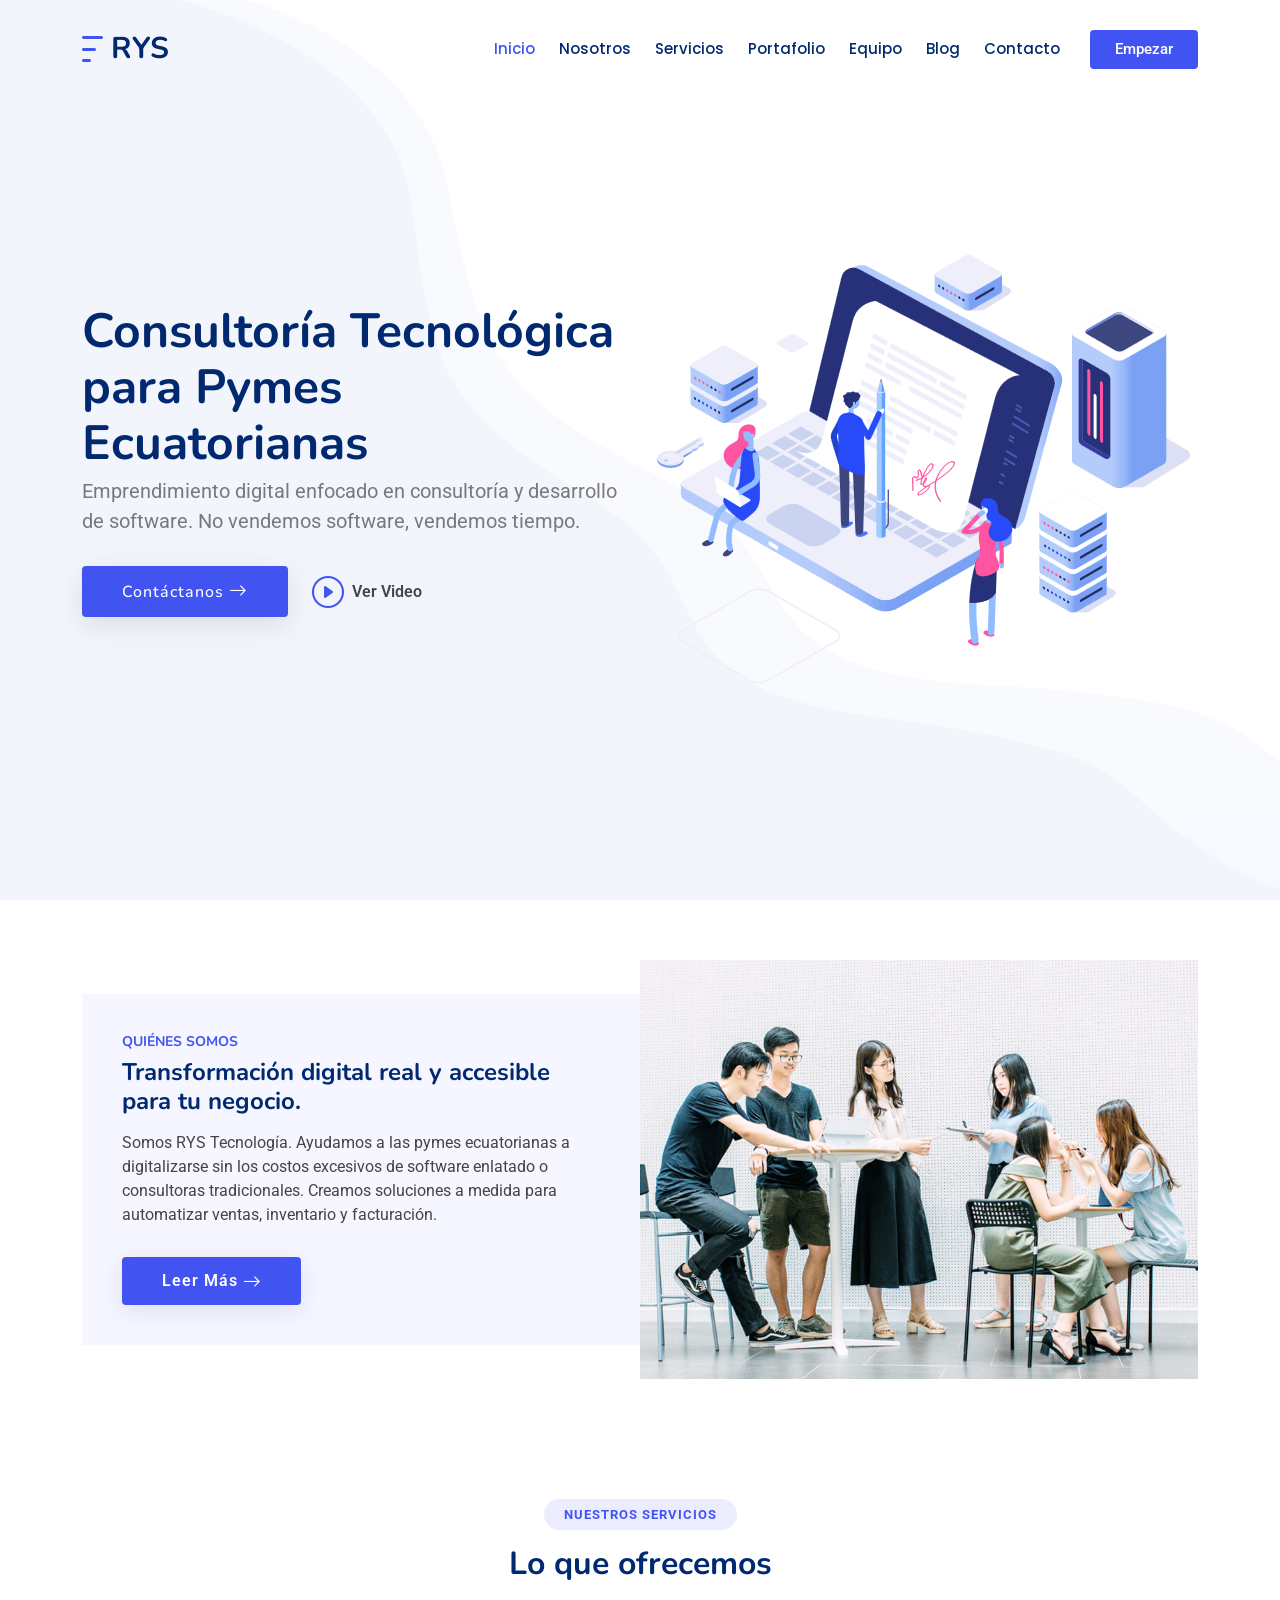
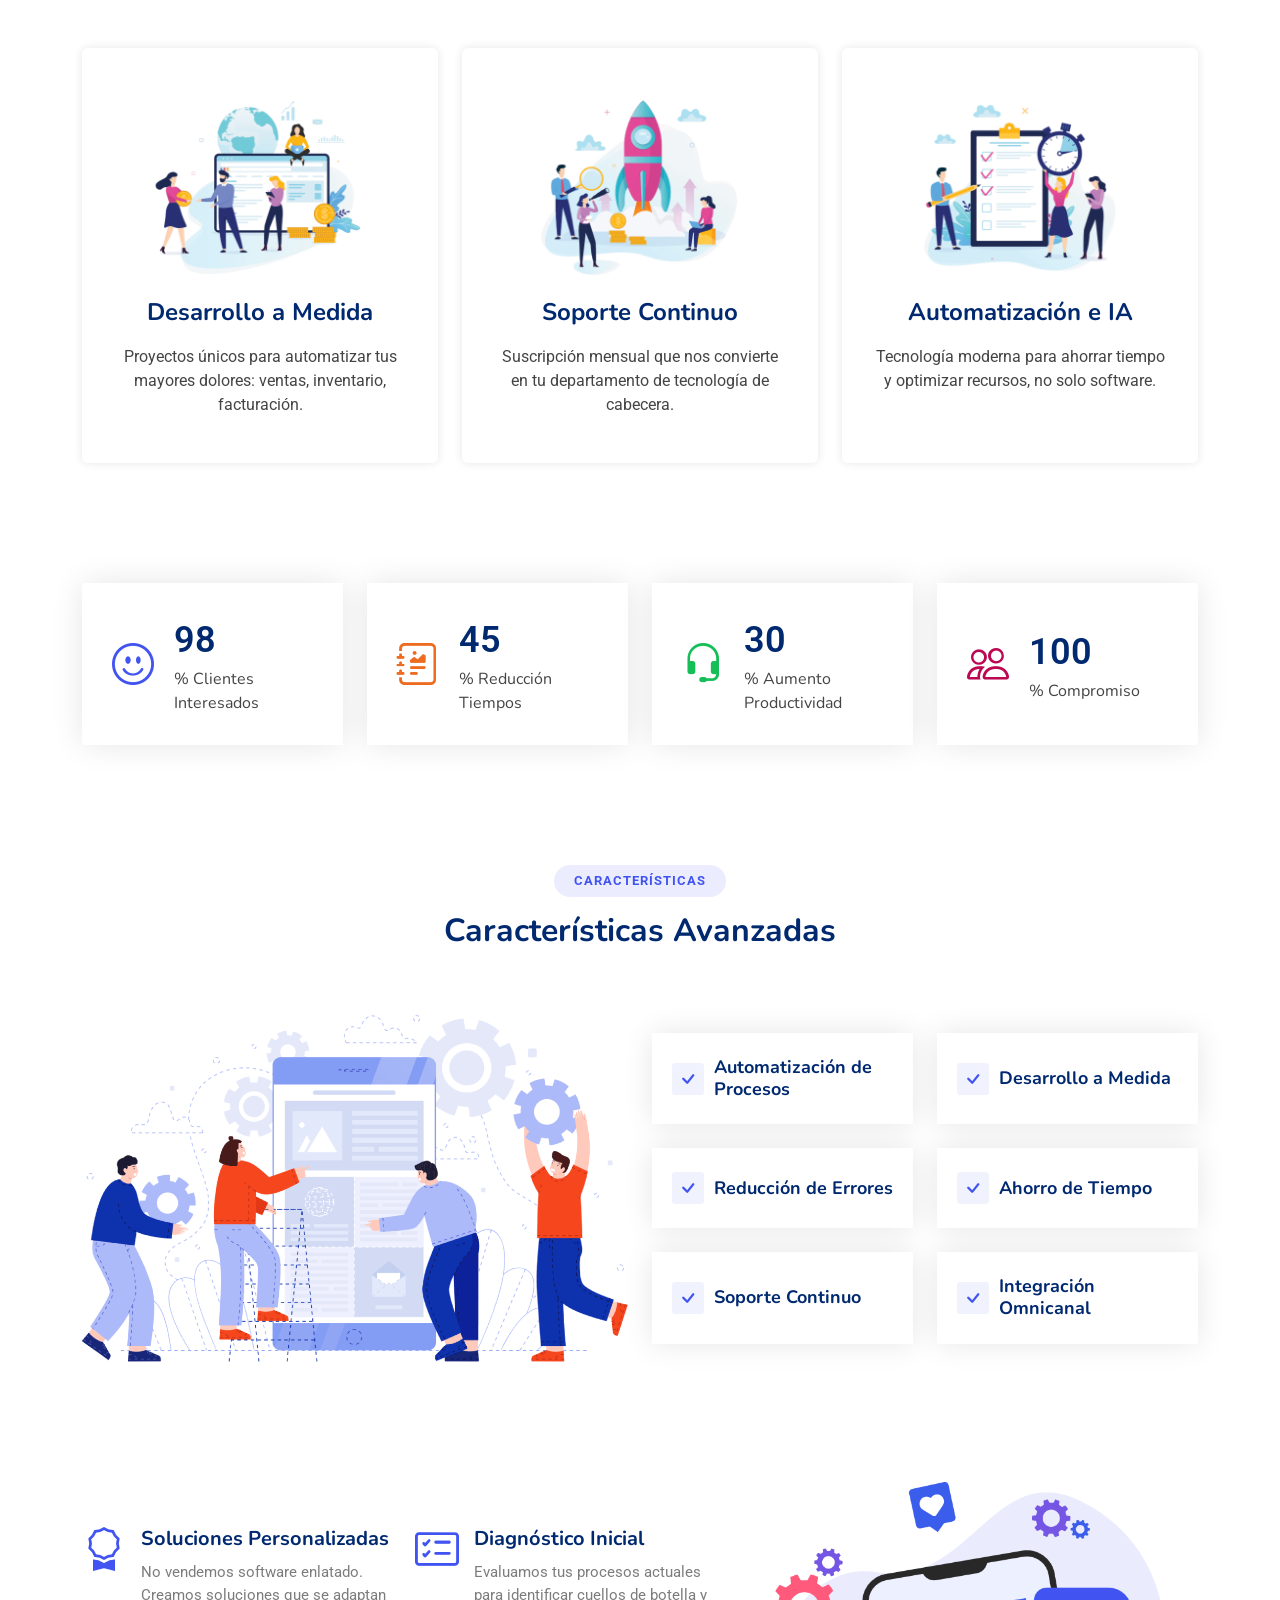
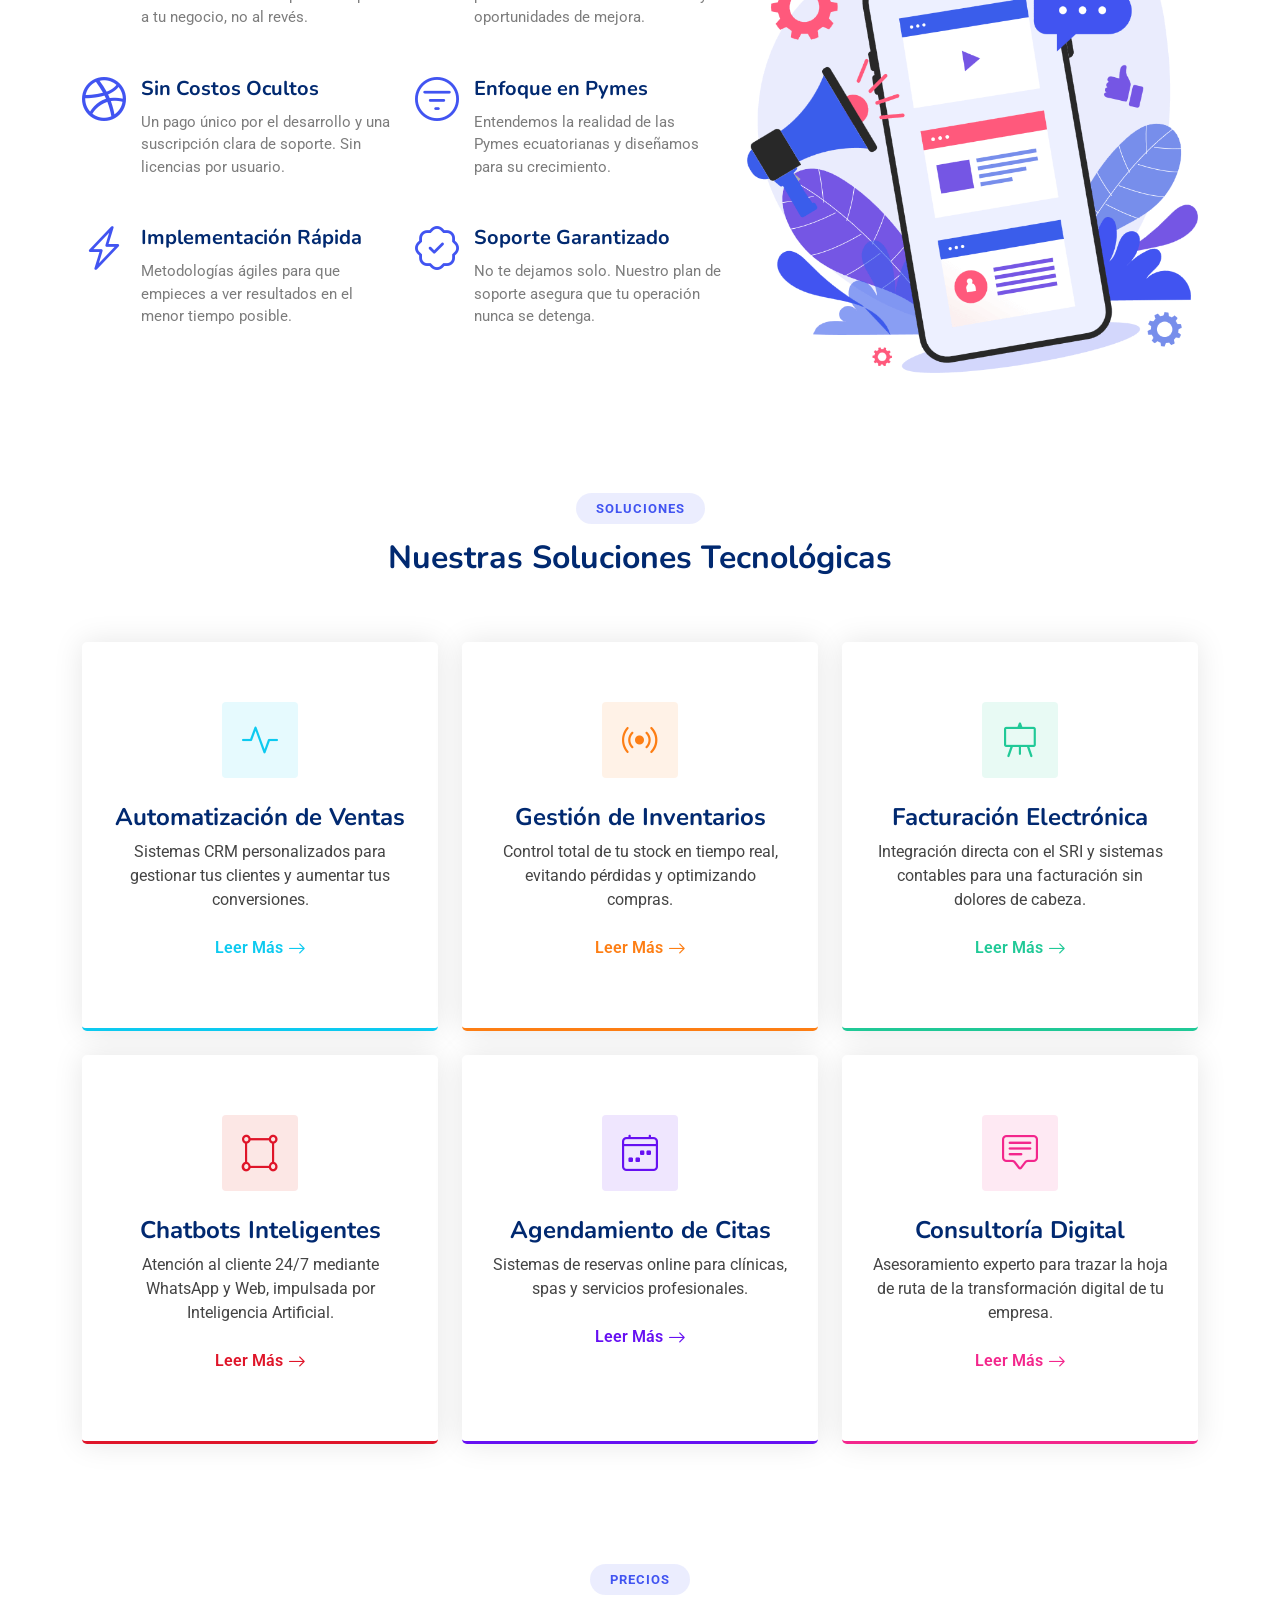
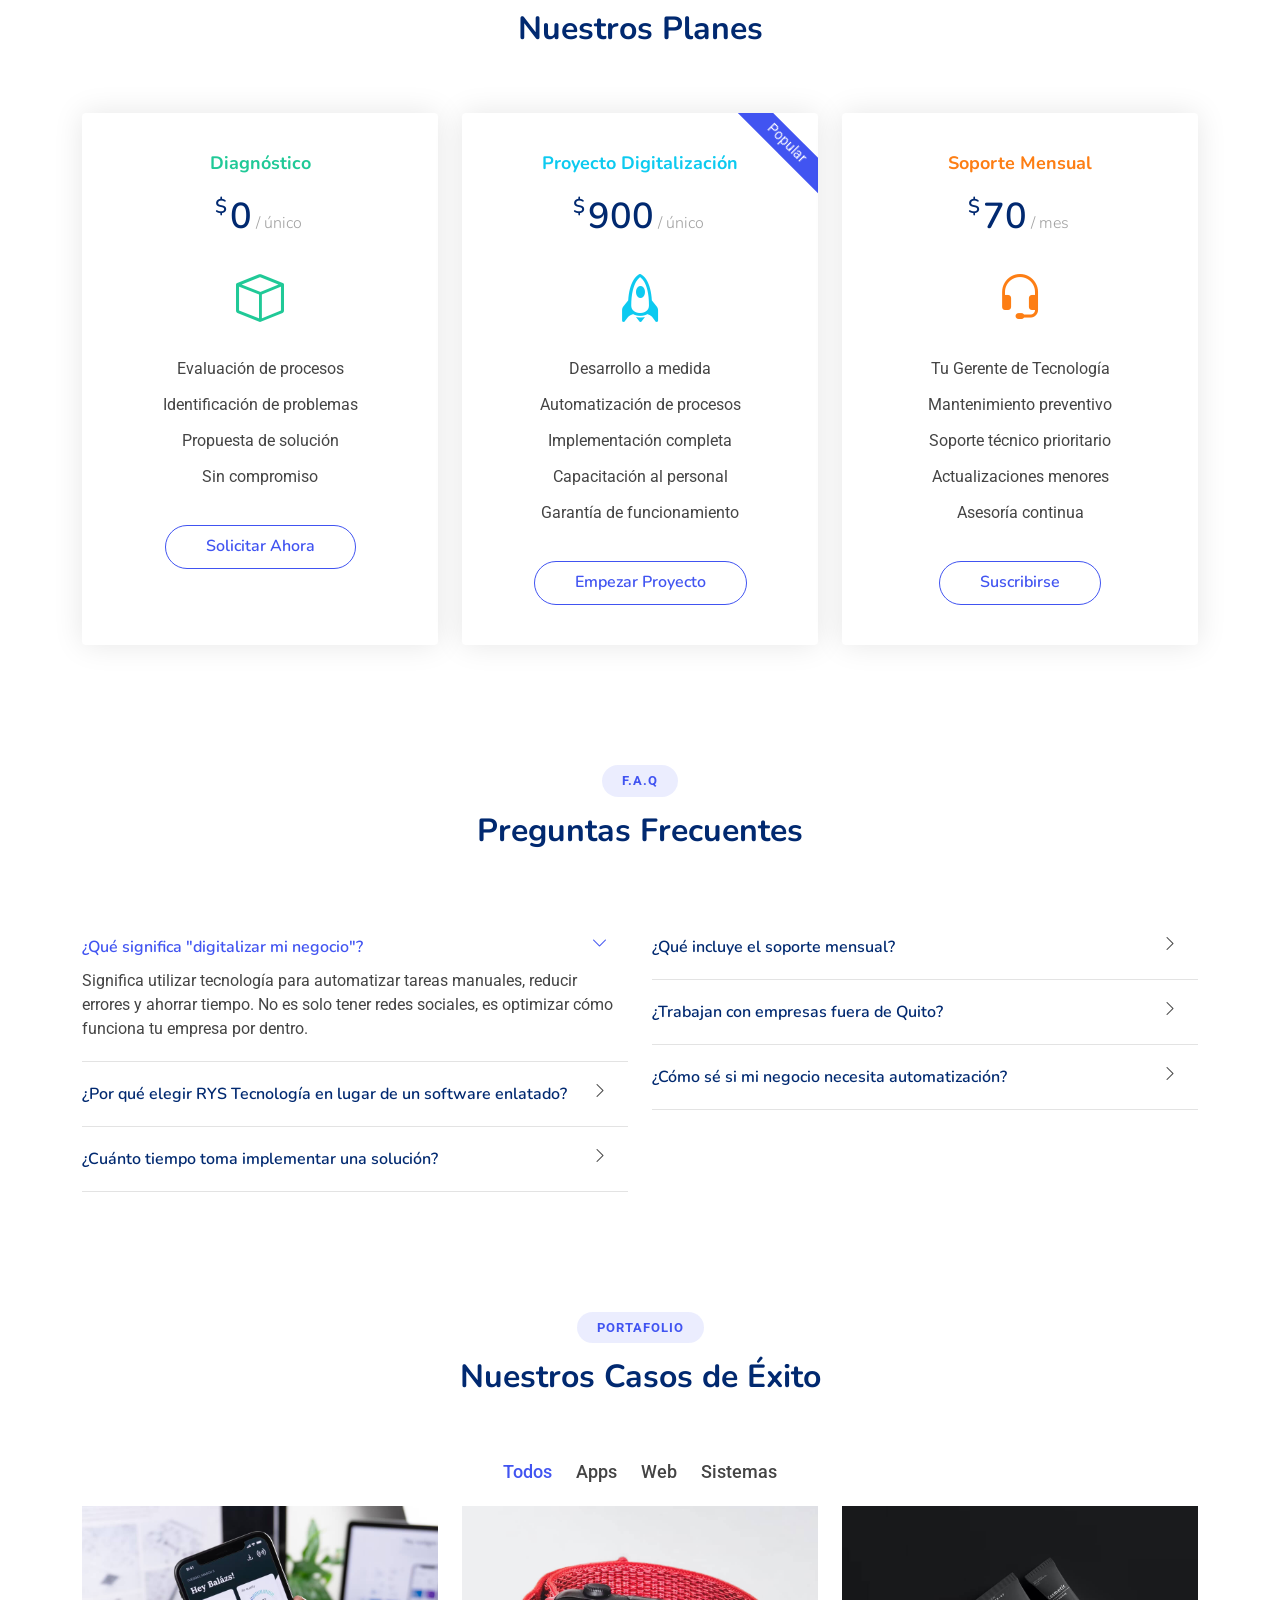
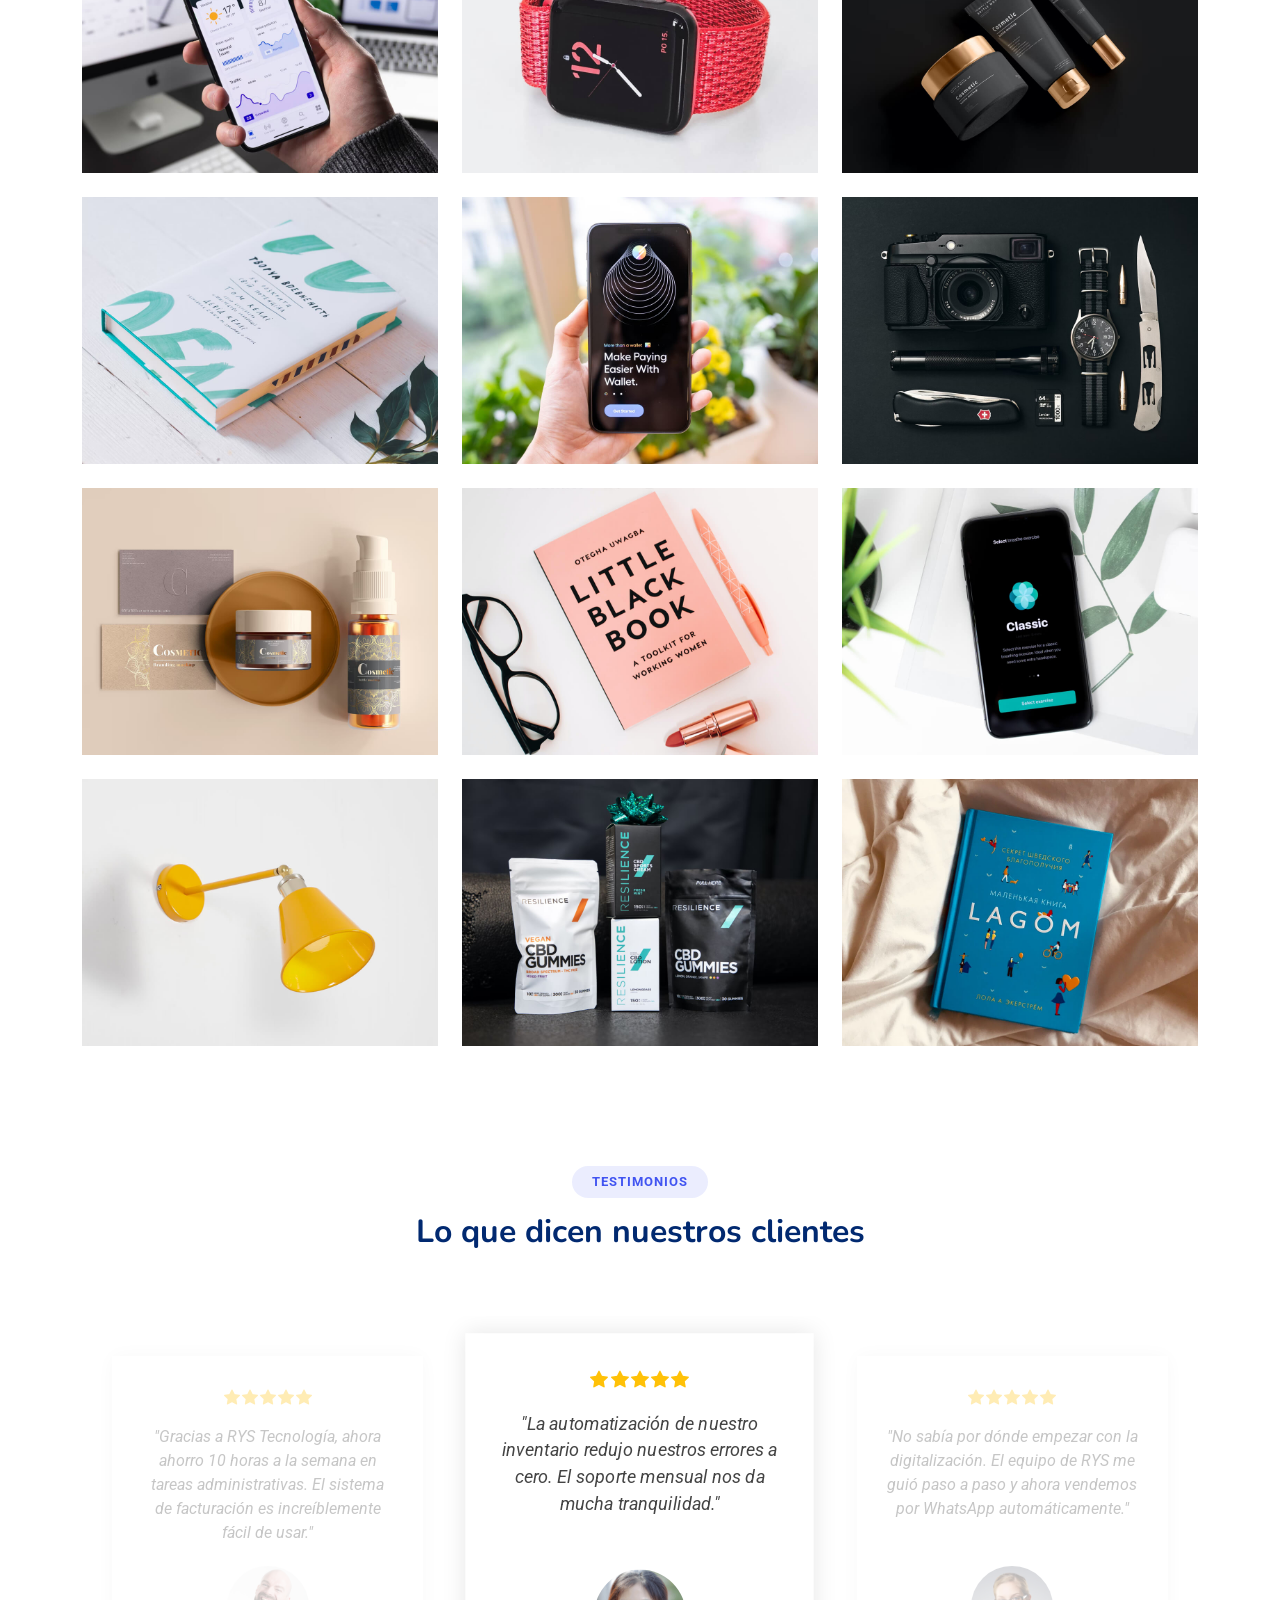
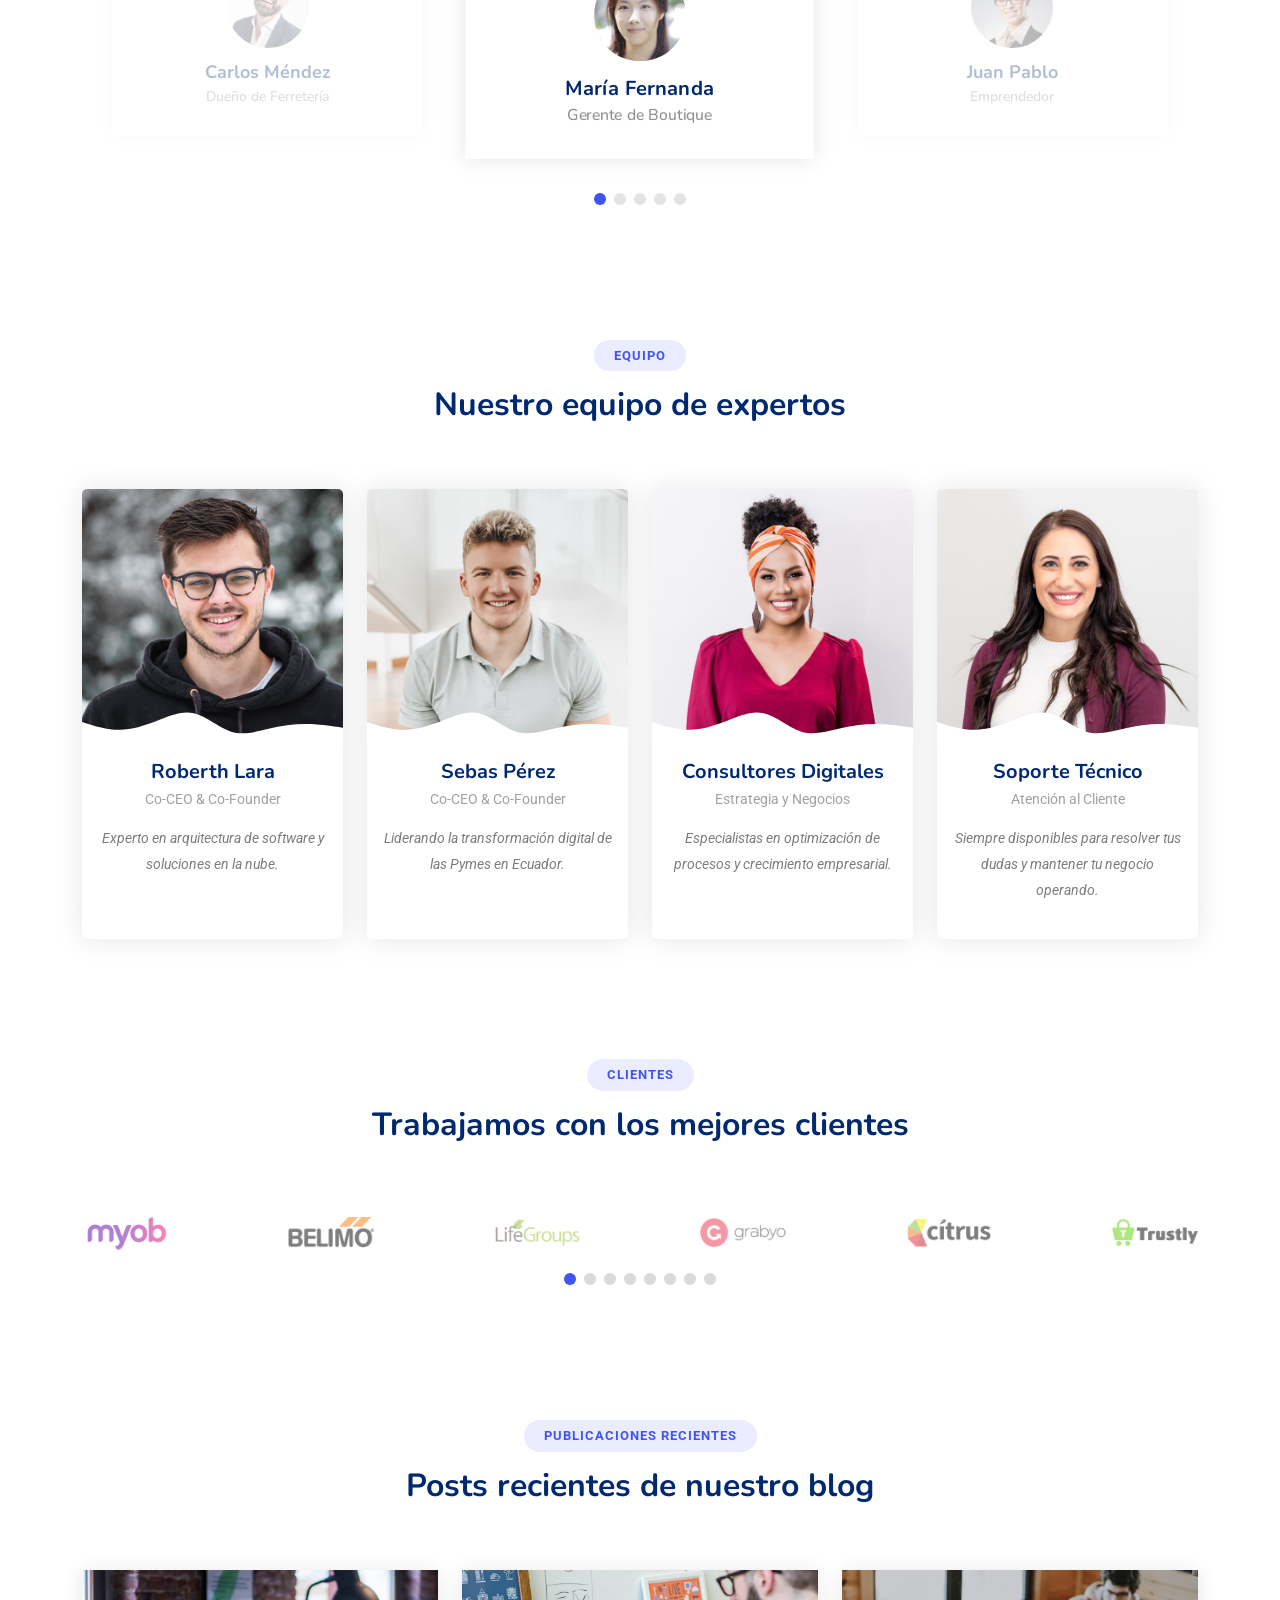
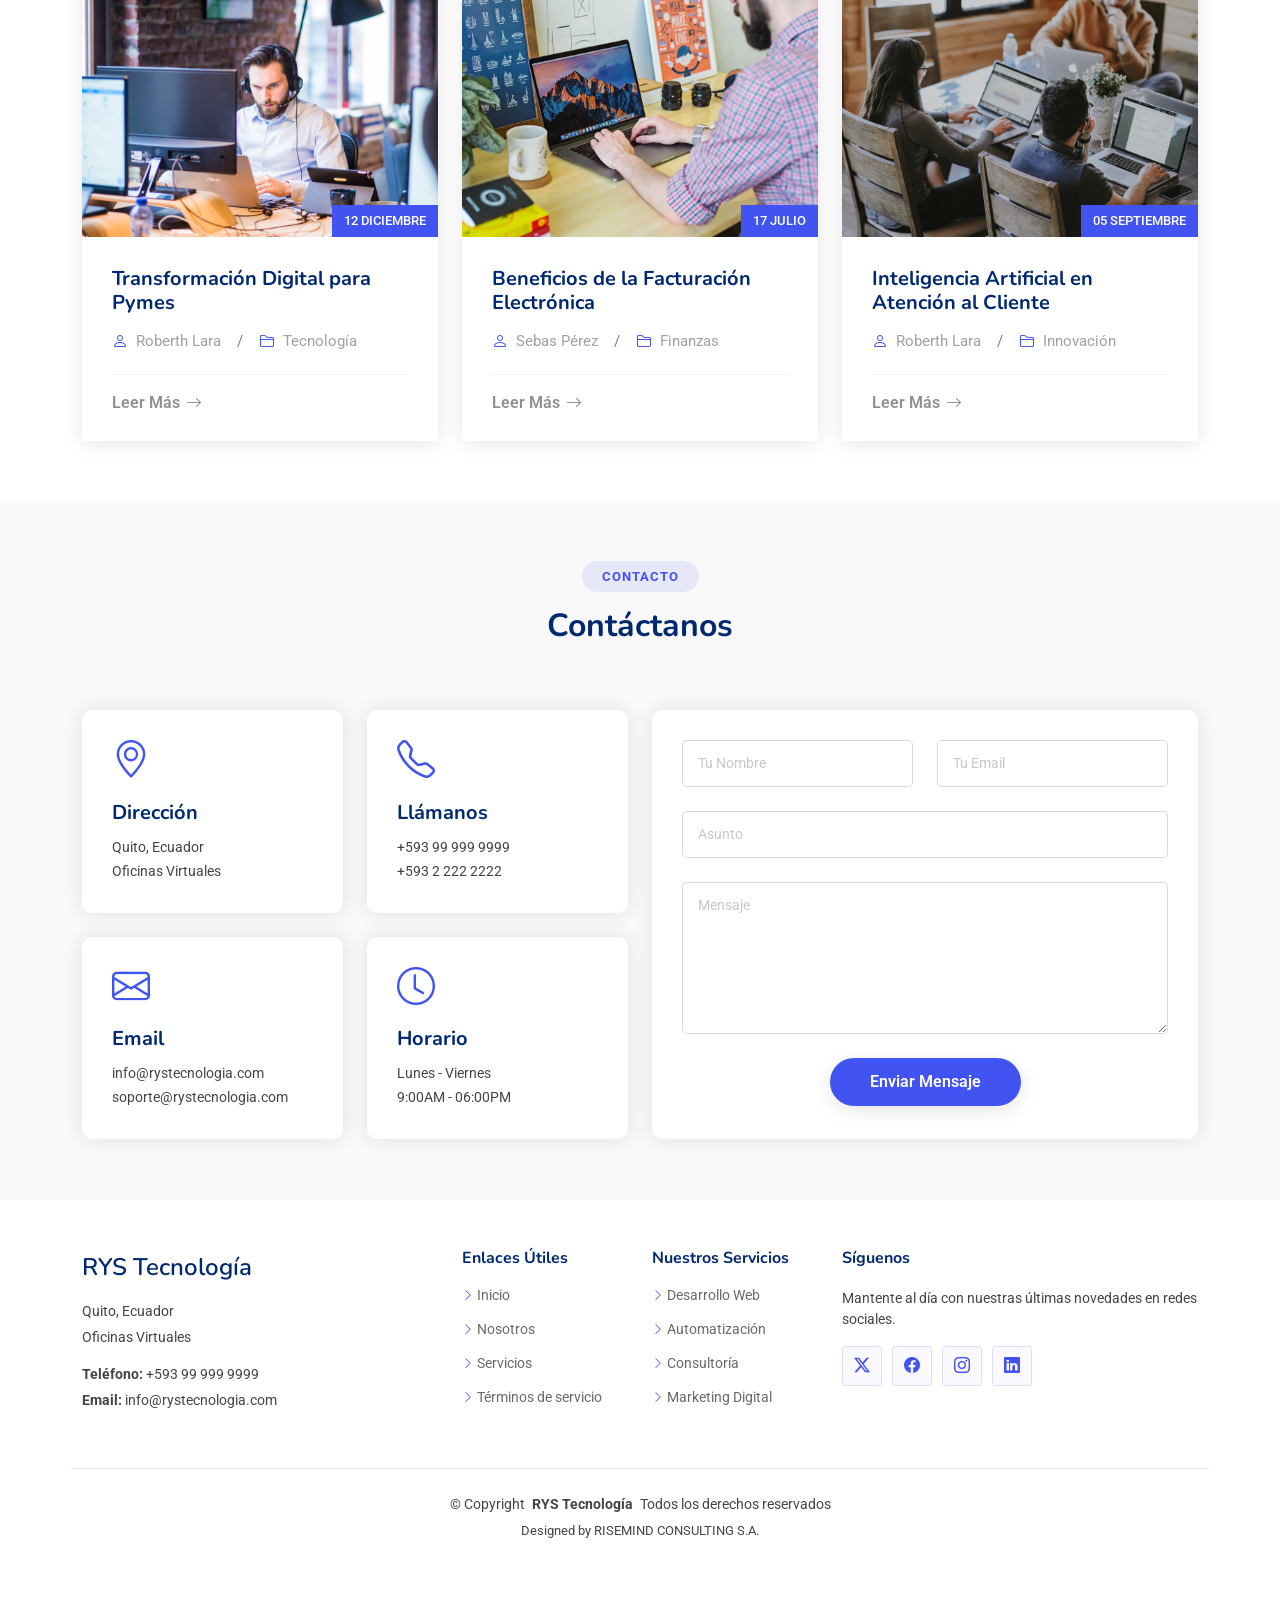
<file: index.html>
<!DOCTYPE html>
<html lang="en">

<head>
  <meta charset="utf-8">
  <meta content="width=device-width, initial-scale=1.0" name="viewport">
  <title>RYS Tecnología - Consultoría Tecnológica</title>
  <meta name="description" content="Consultoría tecnológica y desarrollo de software para pymes ecuatorianas.">
  <meta name="keywords" content="consultoría, tecnología, pymes, ecuador, software, automatización">

  <!-- Favicons -->
  <link href="assets/img/favicon.png" rel="icon">
  <link href="assets/img/apple-touch-icon.png" rel="apple-touch-icon">

  <!-- Fonts -->
  <link href="https://fonts.googleapis.com" rel="preconnect">
  <link href="https://fonts.gstatic.com" rel="preconnect" crossorigin>
  <link href="https://fonts.googleapis.com/css2?family=Roboto:ital,wght@0,100;0,300;0,400;0,500;0,700;0,900;1,100;1,300;1,400;1,500;1,700;1,900&family=Poppins:ital,wght@0,100;0,200;0,300;0,400;0,500;0,600;0,700;0,800;0,900;1,100;1,200;1,300;1,400;1,500;1,600;1,700;1,800;1,900&family=Nunito:ital,wght@0,200;0,300;0,400;0,500;0,600;0,700;0,800;0,900;1,200;1,300;1,400;1,500;1,600;1,700;1,800;1,900&display=swap" rel="stylesheet">

  <!-- Vendor CSS Files -->
  <link href="assets/vendor/bootstrap/css/bootstrap.min.css" rel="stylesheet">
  <link href="assets/vendor/bootstrap-icons/bootstrap-icons.css" rel="stylesheet">
  <link href="assets/vendor/aos/aos.css" rel="stylesheet">
  <link href="assets/vendor/glightbox/css/glightbox.min.css" rel="stylesheet">
  <link href="assets/vendor/swiper/swiper-bundle.min.css" rel="stylesheet">

  <!-- Main CSS File -->
  <link href="assets/css/main.css" rel="stylesheet">

</head>

<body class="index-page">

  <header id="header" class="header d-flex align-items-center fixed-top">
    <div class="container-fluid container-xl position-relative d-flex align-items-center">

      <a href="index.html" class="logo d-flex align-items-center me-auto">
        <!-- Uncomment the line below if you also wish to use an image logo -->
        <img src="assets/img/logo.png" alt="">
        <h1 class="sitename">RYS</h1>
      </a>

      <nav id="navmenu" class="navmenu">
        <ul>
          <li><a href="#hero" class="active">Inicio<br></a></li>
          <li><a href="#about">Nosotros</a></li>
          <li><a href="#services">Servicios</a></li>
          <li><a href="#portfolio">Portafolio</a></li>
          <li><a href="#team">Equipo</a></li>
          <li><a href="blog.html">Blog</a></li>
          <li><a href="#contact">Contacto</a></li>
        </ul>
        <i class="mobile-nav-toggle d-xl-none bi bi-list"></i>
      </nav>

      <a class="btn-getstarted flex-md-shrink-0" href="#contact">Empezar</a>

    </div>
  </header>

  <main class="main">

    <!-- Hero Section -->
    <section id="hero" class="hero section">

      <div class="container">
        <div class="row gy-4">
          <div class="col-lg-6 order-2 order-lg-1 d-flex flex-column justify-content-center">
            <h1 data-aos="fade-up">Consultoría Tecnológica para Pymes Ecuatorianas</h1>
            <p data-aos="fade-up" data-aos-delay="100">Emprendimiento digital enfocado en consultoría y desarrollo de software. No vendemos software, vendemos tiempo.</p>
            <div class="d-flex flex-column flex-md-row" data-aos="fade-up" data-aos-delay="200">
              <a href="#contact" class="btn-get-started">Contáctanos <i class="bi bi-arrow-right"></i></a>
              <a href="#" class="glightbox btn-watch-video d-flex align-items-center justify-content-center ms-0 ms-md-4 mt-4 mt-md-0"><i class="bi bi-play-circle"></i><span>Ver Video</span></a>
            </div>
          </div>
          <div class="col-lg-6 order-1 order-lg-2 hero-img" data-aos="zoom-out">
            <img src="assets/img/hero-img.png" class="img-fluid animated" alt="">
          </div>
        </div>
      </div>

    </section><!-- /Hero Section -->

    <!-- About Section -->
    <section id="about" class="about section">

      <div class="container" data-aos="fade-up">
        <div class="row gx-0">

          <div class="col-lg-6 d-flex flex-column justify-content-center" data-aos="fade-up" data-aos-delay="200">
            <div class="content">
              <h3>Quiénes Somos</h3>
              <h2>Transformación digital real y accesible para tu negocio.</h2>
              <p>
                Somos RYS Tecnología. Ayudamos a las pymes ecuatorianas a digitalizarse sin los costos excesivos de software enlatado o consultoras tradicionales. Creamos soluciones a medida para automatizar ventas, inventario y facturación.
              </p>
              <div class="text-center text-lg-start">
                <a href="#services" class="btn-read-more d-inline-flex align-items-center justify-content-center align-self-center">
                  <span>Leer Más</span>
                  <i class="bi bi-arrow-right"></i>
                </a>
              </div>
            </div>
          </div>

          <div class="col-lg-6 d-flex align-items-center" data-aos="zoom-out" data-aos-delay="200">
            <img src="assets/img/about.jpg" class="img-fluid" alt="">
          </div>

        </div>
      </div>

    </section><!-- /About Section -->

    <!-- Values Section -->
    <section id="values" class="values section">

      <!-- Section Title -->
      <div class="container section-title" data-aos="fade-up">
        <h2>Nuestros Servicios</h2>
        <p>Lo que ofrecemos<br></p>
      </div><!-- End Section Title -->

      <div class="container">

        <div class="row gy-4">

          <div class="col-lg-4" data-aos="fade-up" data-aos-delay="100">
            <div class="card">
              <img src="assets/img/values-1.png" class="img-fluid" alt="">
              <h3>Desarrollo a Medida</h3>
              <p>Proyectos únicos para automatizar tus mayores dolores: ventas, inventario, facturación.</p>
            </div>
          </div><!-- End Card Item -->

          <div class="col-lg-4" data-aos="fade-up" data-aos-delay="200">
            <div class="card">
              <img src="assets/img/values-2.png" class="img-fluid" alt="">
              <h3>Soporte Continuo</h3>
              <p>Suscripción mensual que nos convierte en tu departamento de tecnología de cabecera.</p>
            </div>
          </div><!-- End Card Item -->

          <div class="col-lg-4" data-aos="fade-up" data-aos-delay="300">
            <div class="card">
              <img src="assets/img/values-3.png" class="img-fluid" alt="">
              <h3>Automatización e IA</h3>
              <p>Tecnología moderna para ahorrar tiempo y optimizar recursos, no solo software.</p>
            </div>
          </div><!-- End Card Item -->

        </div>

      </div>

    </section><!-- /Values Section -->

    <!-- Stats Section -->
    <section id="stats" class="stats section">

      <div class="container" data-aos="fade-up" data-aos-delay="100">

        <div class="row gy-4">

          <div class="col-lg-3 col-md-6">
            <div class="stats-item d-flex align-items-center w-100 h-100">
              <i class="bi bi-emoji-smile color-blue flex-shrink-0"></i>
              <div>
                <span data-purecounter-start="0" data-purecounter-end="98" data-purecounter-duration="1" class="purecounter"></span>
                <p>% Clientes Interesados</p>
              </div>
            </div>
          </div><!-- End Stats Item -->

          <div class="col-lg-3 col-md-6">
            <div class="stats-item d-flex align-items-center w-100 h-100">
              <i class="bi bi-journal-richtext color-orange flex-shrink-0" style="color: #ee6c20;"></i>
              <div>
                <span data-purecounter-start="0" data-purecounter-end="45" data-purecounter-duration="1" class="purecounter"></span>
                <p>% Reducción Tiempos</p>
              </div>
            </div>
          </div><!-- End Stats Item -->

          <div class="col-lg-3 col-md-6">
            <div class="stats-item d-flex align-items-center w-100 h-100">
              <i class="bi bi-headset color-green flex-shrink-0" style="color: #15be56;"></i>
              <div>
                <span data-purecounter-start="0" data-purecounter-end="30" data-purecounter-duration="1" class="purecounter"></span>
                <p>% Aumento Productividad</p>
              </div>
            </div>
          </div><!-- End Stats Item -->

          <div class="col-lg-3 col-md-6">
            <div class="stats-item d-flex align-items-center w-100 h-100">
              <i class="bi bi-people color-pink flex-shrink-0" style="color: #bb0852;"></i>
              <div>
                <span data-purecounter-start="0" data-purecounter-end="100" data-purecounter-duration="1" class="purecounter"></span>
                <p>% Compromiso</p>
              </div>
            </div>
          </div><!-- End Stats Item -->

        </div>

      </div>

    </section><!-- /Stats Section -->

    <!-- Features Section -->
    <section id="features" class="features section">

      <!-- Section Title -->
      <div class="container section-title" data-aos="fade-up">
        <h2>Características</h2>
        <p>Características Avanzadas<br></p>
      </div><!-- End Section Title -->

      <div class="container">

        <div class="row gy-5">

          <div class="col-xl-6" data-aos="zoom-out" data-aos-delay="100">
            <img src="assets/img/features.png" class="img-fluid" alt="">
          </div>

          <div class="col-xl-6 d-flex">
            <div class="row align-self-center gy-4">

              <div class="col-md-6" data-aos="fade-up" data-aos-delay="200">
                <div class="feature-box d-flex align-items-center">
                  <i class="bi bi-check"></i>
                  <h3>Automatización de Procesos</h3>
                </div>
              </div><!-- End Feature Item -->

              <div class="col-md-6" data-aos="fade-up" data-aos-delay="300">
                <div class="feature-box d-flex align-items-center">
                  <i class="bi bi-check"></i>
                  <h3>Desarrollo a Medida</h3>
                </div>
              </div><!-- End Feature Item -->

              <div class="col-md-6" data-aos="fade-up" data-aos-delay="400">
                <div class="feature-box d-flex align-items-center">
                  <i class="bi bi-check"></i>
                  <h3>Reducción de Errores</h3>
                </div>
              </div><!-- End Feature Item -->

              <div class="col-md-6" data-aos="fade-up" data-aos-delay="500">
                <div class="feature-box d-flex align-items-center">
                  <i class="bi bi-check"></i>
                  <h3>Ahorro de Tiempo</h3>
                </div>
              </div><!-- End Feature Item -->

              <div class="col-md-6" data-aos="fade-up" data-aos-delay="600">
                <div class="feature-box d-flex align-items-center">
                  <i class="bi bi-check"></i>
                  <h3>Soporte Continuo</h3>
                </div>
              </div><!-- End Feature Item -->

              <div class="col-md-6" data-aos="fade-up" data-aos-delay="700">
                <div class="feature-box d-flex align-items-center">
                  <i class="bi bi-check"></i>
                  <h3>Integración Omnicanal</h3>
                </div>
              </div><!-- End Feature Item -->

            </div>
          </div>

        </div>

      </div>

    </section><!-- /Features Section -->

    <!-- Alt Features Section -->
    <section id="alt-features" class="alt-features section">

      <div class="container">

        <div class="row gy-5">

          <div class="col-xl-7 d-flex order-2 order-xl-1" data-aos="fade-up" data-aos-delay="200">

            <div class="row align-self-center gy-5">

              <div class="col-md-6 icon-box">
                <i class="bi bi-award"></i>
                <div>
                  <h4>Soluciones Personalizadas</h4>
                  <p>No vendemos software enlatado. Creamos soluciones que se adaptan a tu negocio, no al revés.</p>
                </div>
              </div><!-- End Feature Item -->

              <div class="col-md-6 icon-box">
                <i class="bi bi-card-checklist"></i>
                <div>
                  <h4>Diagnóstico Inicial</h4>
                  <p>Evaluamos tus procesos actuales para identificar cuellos de botella y oportunidades de mejora.</p>
                </div>
              </div><!-- End Feature Item -->

              <div class="col-md-6 icon-box">
                <i class="bi bi-dribbble"></i>
                <div>
                  <h4>Sin Costos Ocultos</h4>
                  <p>Un pago único por el desarrollo y una suscripción clara de soporte. Sin licencias por usuario.</p>
                </div>
              </div><!-- End Feature Item -->

              <div class="col-md-6 icon-box">
                <i class="bi bi-filter-circle"></i>
                <div>
                  <h4>Enfoque en Pymes</h4>
                  <p>Entendemos la realidad de las Pymes ecuatorianas y diseñamos para su crecimiento.</p>
                </div>
              </div><!-- End Feature Item -->

              <div class="col-md-6 icon-box">
                <i class="bi bi-lightning-charge"></i>
                <div>
                  <h4>Implementación Rápida</h4>
                  <p>Metodologías ágiles para que empieces a ver resultados en el menor tiempo posible.</p>
                </div>
              </div><!-- End Feature Item -->

              <div class="col-md-6 icon-box">
                <i class="bi bi-patch-check"></i>
                <div>
                  <h4>Soporte Garantizado</h4>
                  <p>No te dejamos solo. Nuestro plan de soporte asegura que tu operación nunca se detenga.</p>
                </div>
              </div><!-- End Feature Item -->

            </div>

          </div>

          <div class="col-xl-5 d-flex align-items-center order-1 order-xl-2" data-aos="fade-up" data-aos-delay="100">
            <img src="assets/img/alt-features.png" class="img-fluid" alt="">
          </div>

        </div>

      </div>

    </section><!-- /Alt Features Section -->

    <!-- Services Section -->
    <section id="services" class="services section">

      <!-- Section Title -->
      <div class="container section-title" data-aos="fade-up">
        <h2>Soluciones</h2>
        <p>Nuestras Soluciones Tecnológicas<br></p>
      </div><!-- End Section Title -->

      <div class="container">

        <div class="row gy-4">

          <div class="col-lg-4 col-md-6" data-aos="fade-up" data-aos-delay="100">
            <div class="service-item item-cyan position-relative">
              <i class="bi bi-activity icon"></i>
              <h3>Automatización de Ventas</h3>
              <p>Sistemas CRM personalizados para gestionar tus clientes y aumentar tus conversiones.</p>
              <a href="#" class="read-more stretched-link"><span>Leer Más</span> <i class="bi bi-arrow-right"></i></a>
            </div>
          </div><!-- End Service Item -->

          <div class="col-lg-4 col-md-6" data-aos="fade-up" data-aos-delay="200">
            <div class="service-item item-orange position-relative">
              <i class="bi bi-broadcast icon"></i>
              <h3>Gestión de Inventarios</h3>
              <p>Control total de tu stock en tiempo real, evitando pérdidas y optimizando compras.</p>
              <a href="#" class="read-more stretched-link"><span>Leer Más</span> <i class="bi bi-arrow-right"></i></a>
            </div>
          </div><!-- End Service Item -->

          <div class="col-lg-4 col-md-6" data-aos="fade-up" data-aos-delay="300">
            <div class="service-item item-teal position-relative">
              <i class="bi bi-easel icon"></i>
              <h3>Facturación Electrónica</h3>
              <p>Integración directa con el SRI y sistemas contables para una facturación sin dolores de cabeza.</p>
              <a href="#" class="read-more stretched-link"><span>Leer Más</span> <i class="bi bi-arrow-right"></i></a>
            </div>
          </div><!-- End Service Item -->

          <div class="col-lg-4 col-md-6" data-aos="fade-up" data-aos-delay="400">
            <div class="service-item item-red position-relative">
              <i class="bi bi-bounding-box-circles icon"></i>
              <h3>Chatbots Inteligentes</h3>
              <p>Atención al cliente 24/7 mediante WhatsApp y Web, impulsada por Inteligencia Artificial.</p>
              <a href="#" class="read-more stretched-link"><span>Leer Más</span> <i class="bi bi-arrow-right"></i></a>
            </div>
          </div><!-- End Service Item -->

          <div class="col-lg-4 col-md-6" data-aos="fade-up" data-aos-delay="500">
            <div class="service-item item-indigo position-relative">
              <i class="bi bi-calendar4-week icon"></i>
              <h3>Agendamiento de Citas</h3>
              <p>Sistemas de reservas online para clínicas, spas y servicios profesionales.</p>
              <a href="#" class="read-more stretched-link"><span>Leer Más</span> <i class="bi bi-arrow-right"></i></a>
            </div>
          </div><!-- End Service Item -->

          <div class="col-lg-4 col-md-6" data-aos="fade-up" data-aos-delay="600">
            <div class="service-item item-pink position-relative">
              <i class="bi bi-chat-square-text icon"></i>
              <h3>Consultoría Digital</h3>
              <p>Asesoramiento experto para trazar la hoja de ruta de la transformación digital de tu empresa.</p>
              <a href="#" class="read-more stretched-link"><span>Leer Más</span> <i class="bi bi-arrow-right"></i></a>
            </div>
          </div><!-- End Service Item -->

        </div>

      </div>

    </section><!-- /Services Section -->

    <!-- Pricing Section -->
    <section id="pricing" class="pricing section">

      <!-- Section Title -->
      <div class="container section-title" data-aos="fade-up">
        <h2>Precios</h2>
        <p>Nuestros Planes<br></p>
      </div><!-- End Section Title -->

      <div class="container">

        <div class="row gy-4">

          <div class="col-lg-4 col-md-6" data-aos="zoom-in" data-aos-delay="100">
            <div class="pricing-tem">
              <h3 style="color: #20c997;">Diagnóstico</h3>
              <div class="price"><sup>$</sup>0<span> / único</span></div>
              <div class="icon">
                <i class="bi bi-box" style="color: #20c997;"></i>
              </div>
              <ul>
                <li>Evaluación de procesos</li>
                <li>Identificación de problemas</li>
                <li>Propuesta de solución</li>
                <li>Sin compromiso</li>
              </ul>
              <a href="#contact" class="btn-buy">Solicitar Ahora</a>
            </div>
          </div><!-- End Pricing Item -->

          <div class="col-lg-4 col-md-6" data-aos="zoom-in" data-aos-delay="200">
            <div class="pricing-tem">
              <span class="featured">Popular</span>
              <h3 style="color: #0dcaf0;">Proyecto Digitalización</h3>
              <div class="price"><sup>$</sup>900<span> / único</span></div>
              <div class="icon">
                <i class="bi bi-rocket" style="color: #0dcaf0;"></i>
              </div>
              <ul>
                <li>Desarrollo a medida</li>
                <li>Automatización de procesos</li>
                <li>Implementación completa</li>
                <li>Capacitación al personal</li>
                <li>Garantía de funcionamiento</li>
              </ul>
              <a href="#contact" class="btn-buy">Empezar Proyecto</a>
            </div>
          </div><!-- End Pricing Item -->

          <div class="col-lg-4 col-md-6" data-aos="zoom-in" data-aos-delay="300">
            <div class="pricing-tem">
              <h3 style="color: #fd7e14;">Soporte Mensual</h3>
              <div class="price"><sup>$</sup>70<span> / mes</span></div>
              <div class="icon">
                <i class="bi bi-headset" style="color: #fd7e14;"></i>
              </div>
              <ul>
                <li>Tu Gerente de Tecnología</li>
                <li>Mantenimiento preventivo</li>
                <li>Soporte técnico prioritario</li>
                <li>Actualizaciones menores</li>
                <li>Asesoría continua</li>
              </ul>
              <a href="#contact" class="btn-buy">Suscribirse</a>
            </div>
          </div><!-- End Pricing Item -->

        </div><!-- End pricing row -->

      </div>

    </section><!-- /Pricing Section -->

    <!-- Faq Section -->
    <section id="faq" class="faq section">

      <!-- Section Title -->
      <div class="container section-title" data-aos="fade-up">
        <h2>F.A.Q</h2>
        <p>Preguntas Frecuentes</p>
      </div><!-- End Section Title -->

      <div class="container">

        <div class="row">

          <div class="col-lg-6" data-aos="fade-up" data-aos-delay="100">

            <div class="faq-container">

              <div class="faq-item faq-active">
                <h3>¿Qué significa "digitalizar mi negocio"?</h3>
                <div class="faq-content">
                  <p>Significa utilizar tecnología para automatizar tareas manuales, reducir errores y ahorrar tiempo. No es solo tener redes sociales, es optimizar cómo funciona tu empresa por dentro.</p>
                </div>
                <i class="faq-toggle bi bi-chevron-right"></i>
              </div><!-- End Faq item-->

              <div class="faq-item">
                <h3>¿Por qué elegir RYS Tecnología en lugar de un software enlatado?</h3>
                <div class="faq-content">
                  <p>Los software enlatados (SaaS) suelen ser rígidos y cobran por usuario. Nosotros creamos una solución a medida de tus necesidades reales, con un pago único por desarrollo y sin costos ocultos por licencias.</p>
                </div>
                <i class="faq-toggle bi bi-chevron-right"></i>
              </div><!-- End Faq item-->

              <div class="faq-item">
                <h3>¿Cuánto tiempo toma implementar una solución?</h3>
                <div class="faq-content">
                  <p>Depende de la complejidad, pero utilizamos metodologías ágiles para entregar valor rápidamente. Un proyecto típico puede estar operativo en pocas semanas.</p>
                </div>
                <i class="faq-toggle bi bi-chevron-right"></i>
              </div><!-- End Faq item-->

            </div>

          </div><!-- End Faq Column-->

          <div class="col-lg-6" data-aos="fade-up" data-aos-delay="200">

            <div class="faq-container">

              <div class="faq-item">
                <h3>¿Qué incluye el soporte mensual?</h3>
                <div class="faq-content">
                  <p>Incluye mantenimiento preventivo, corrección de errores, soporte técnico prioritario y asesoría continua. Nos convertimos en tu departamento de tecnología externo.</p>
                </div>
                <i class="faq-toggle bi bi-chevron-right"></i>
              </div><!-- End Faq item-->

              <div class="faq-item">
                <h3>¿Trabajan con empresas fuera de Quito?</h3>
                <div class="faq-content">
                  <p>Sí, trabajamos con Pymes en todo el Ecuador. Utilizamos herramientas de comunicación virtual para gestionar proyectos de manera eficiente sin importar la ubicación.</p>
                </div>
                <i class="faq-toggle bi bi-chevron-right"></i>
              </div><!-- End Faq item-->

              <div class="faq-item">
                <h3>¿Cómo sé si mi negocio necesita automatización?</h3>
                <div class="faq-content">
                  <p>Si dedicas mucho tiempo a tareas repetitivas como copiar datos de Excel, facturar manualmente o cuadrar inventarios, definitivamente necesitas automatización.</p>
                </div>
                <i class="faq-toggle bi bi-chevron-right"></i>
              </div><!-- End Faq item-->

            </div>

          </div><!-- End Faq Column-->

        </div>

      </div>

    </section><!-- /Faq Section -->

    <!-- Portfolio Section -->
    <section id="portfolio" class="portfolio section">

      <!-- Section Title -->
      <div class="container section-title" data-aos="fade-up">
        <h2>Portafolio</h2>
        <p>Nuestros Casos de Éxito</p>
      </div><!-- End Section Title -->

      <div class="container">

        <div class="isotope-layout" data-default-filter="*" data-layout="masonry" data-sort="original-order">

          <ul class="portfolio-filters isotope-filters" data-aos="fade-up" data-aos-delay="100">
            <li data-filter="*" class="filter-active">Todos</li>
            <li data-filter=".filter-app">Apps</li>
            <li data-filter=".filter-product">Web</li>
            <li data-filter=".filter-branding">Sistemas</li>
          </ul><!-- End Portfolio Filters -->

          <div class="row gy-4 isotope-container" data-aos="fade-up" data-aos-delay="200">

            <div class="col-lg-4 col-md-6 portfolio-item isotope-item filter-app">
              <div class="portfolio-content h-100">
                <img src="assets/img/portfolio/app-1.jpg" class="img-fluid" alt="">
                <div class="portfolio-info">
                  <h4>App de Inventario</h4>
                  <p>Control de stock para ferretería</p>
                  <a href="assets/img/portfolio/app-1.jpg" title="App de Inventario: Control total de stock en tiempo real." data-gallery="portfolio-gallery-app" class="glightbox preview-link"><i class="bi bi-zoom-in"></i></a>
                  <a href="portfolio-details.html" title="Más Detalles" class="details-link"><i class="bi bi-link-45deg"></i></a>
                </div>
              </div>
            </div><!-- End Portfolio Item -->

            <div class="col-lg-4 col-md-6 portfolio-item isotope-item filter-product">
              <div class="portfolio-content h-100">
                <img src="assets/img/portfolio/product-1.jpg" class="img-fluid" alt="">
                <div class="portfolio-info">
                  <h4>E-commerce</h4>
                  <p>Tienda en línea para ropa</p>
                  <a href="assets/img/portfolio/product-1.jpg" title="E-commerce: Plataforma de ventas online integrada con pasarela de pagos." data-gallery="portfolio-gallery-product" class="glightbox preview-link"><i class="bi bi-zoom-in"></i></a>
                  <a href="portfolio-details.html" title="Más Detalles" class="details-link"><i class="bi bi-link-45deg"></i></a>
                </div>
              </div>
            </div><!-- End Portfolio Item -->

            <div class="col-lg-4 col-md-6 portfolio-item isotope-item filter-branding">
              <div class="portfolio-content h-100">
                <img src="assets/img/portfolio/branding-1.jpg" class="img-fluid" alt="">
                <div class="portfolio-info">
                  <h4>Sistema de Facturación</h4>
                  <p>Integración SRI para restaurante</p>
                  <a href="assets/img/portfolio/branding-1.jpg" title="Sistema de Facturación: Emisión de facturas electrónicas autorizadas por el SRI." data-gallery="portfolio-gallery-branding" class="glightbox preview-link"><i class="bi bi-zoom-in"></i></a>
                  <a href="portfolio-details.html" title="Más Detalles" class="details-link"><i class="bi bi-link-45deg"></i></a>
                </div>
              </div>
            </div><!-- End Portfolio Item -->

            <div class="col-lg-4 col-md-6 portfolio-item isotope-item filter-books">
              <div class="portfolio-content h-100">
                <img src="assets/img/portfolio/books-1.jpg" class="img-fluid" alt="">
                <div class="portfolio-info">
                  <h4>Chatbot de Ventas</h4>
                  <p>Atención al cliente 24/7</p>
                  <a href="assets/img/portfolio/books-1.jpg" title="Chatbot de Ventas: Automatización de respuestas y cierre de ventas por WhatsApp." data-gallery="portfolio-gallery-book" class="glightbox preview-link"><i class="bi bi-zoom-in"></i></a>
                  <a href="portfolio-details.html" title="Más Detalles" class="details-link"><i class="bi bi-link-45deg"></i></a>
                </div>
              </div>
            </div><!-- End Portfolio Item -->

            <div class="col-lg-4 col-md-6 portfolio-item isotope-item filter-app">
              <div class="portfolio-content h-100">
                <img src="assets/img/portfolio/app-2.jpg" class="img-fluid" alt="">
                <div class="portfolio-info">
                  <h4>App de Logística</h4>
                  <p>Rastreo de envíos en tiempo real</p>
                  <a href="assets/img/portfolio/app-2.jpg" title="App de Logística: Optimización de rutas y seguimiento de entregas." data-gallery="portfolio-gallery-app" class="glightbox preview-link"><i class="bi bi-zoom-in"></i></a>
                  <a href="portfolio-details.html" title="Más Detalles" class="details-link"><i class="bi bi-link-45deg"></i></a>
                </div>
              </div>
            </div><!-- End Portfolio Item -->

            <div class="col-lg-4 col-md-6 portfolio-item isotope-item filter-product">
              <div class="portfolio-content h-100">
                <img src="assets/img/portfolio/product-2.jpg" class="img-fluid" alt="">
                <div class="portfolio-info">
                  <h4>Catálogo Digital</h4>
                  <p>Presentación interactiva de productos</p>
                  <a href="assets/img/portfolio/product-2.jpg" title="Catálogo Digital: Experiencia inmersiva para mostrar tus productos." data-gallery="portfolio-gallery-product" class="glightbox preview-link"><i class="bi bi-zoom-in"></i></a>
                  <a href="portfolio-details.html" title="Más Detalles" class="details-link"><i class="bi bi-link-45deg"></i></a>
                </div>
              </div>
            </div><!-- End Portfolio Item -->

            <div class="col-lg-4 col-md-6 portfolio-item isotope-item filter-branding">
              <div class="portfolio-content h-100">
                <img src="assets/img/portfolio/branding-2.jpg" class="img-fluid" alt="">
                <div class="portfolio-info">
                  <h4>CRM Personalizado</h4>
                  <p>Gestión de relaciones con clientes</p>
                  <a href="assets/img/portfolio/branding-2.jpg" title="CRM Personalizado: Centralización de datos de clientes y seguimiento de ventas." data-gallery="portfolio-gallery-branding" class="glightbox preview-link"><i class="bi bi-zoom-in"></i></a>
                  <a href="portfolio-details.html" title="Más Detalles" class="details-link"><i class="bi bi-link-45deg"></i></a>
                </div>
              </div>
            </div><!-- End Portfolio Item -->

            <div class="col-lg-4 col-md-6 portfolio-item isotope-item filter-books">
              <div class="portfolio-content h-100">
                <img src="assets/img/portfolio/books-2.jpg" class="img-fluid" alt="">
                <div class="portfolio-info">
                  <h4>Automatización de Marketing</h4>
                  <p>Campañas de email marketing</p>
                  <a href="assets/img/portfolio/books-2.jpg" title="Automatización de Marketing: Segmentación y envío automático de correos." data-gallery="portfolio-gallery-book" class="glightbox preview-link"><i class="bi bi-zoom-in"></i></a>
                  <a href="portfolio-details.html" title="Más Detalles" class="details-link"><i class="bi bi-link-45deg"></i></a>
                </div>
              </div>
            </div><!-- End Portfolio Item -->

            <div class="col-lg-4 col-md-6 portfolio-item isotope-item filter-app">
              <div class="portfolio-content h-100">
                <img src="assets/img/portfolio/app-3.jpg" class="img-fluid" alt="">
                <div class="portfolio-info">
                  <h4>App de Servicios</h4>
                  <p>Reserva de citas online</p>
                  <a href="assets/img/portfolio/app-3.jpg" title="App de Servicios: Gestión de agenda y recordatorios automáticos." data-gallery="portfolio-gallery-app" class="glightbox preview-link"><i class="bi bi-zoom-in"></i></a>
                  <a href="portfolio-details.html" title="Más Detalles" class="details-link"><i class="bi bi-link-45deg"></i></a>
                </div>
              </div>
            </div><!-- End Portfolio Item -->

            <div class="col-lg-4 col-md-6 portfolio-item isotope-item filter-product">
              <div class="portfolio-content h-100">
                <img src="assets/img/portfolio/product-3.jpg" class="img-fluid" alt="">
                <div class="portfolio-info">
                  <h4>Marketplace</h4>
                  <p>Plataforma multivendedor</p>
                  <a href="assets/img/portfolio/product-3.jpg" title="Marketplace: Conecta compradores y vendedores en un solo lugar." data-gallery="portfolio-gallery-product" class="glightbox preview-link"><i class="bi bi-zoom-in"></i></a>
                  <a href="portfolio-details.html" title="Más Detalles" class="details-link"><i class="bi bi-link-45deg"></i></a>
                </div>
              </div>
            </div><!-- End Portfolio Item -->

            <div class="col-lg-4 col-md-6 portfolio-item isotope-item filter-branding">
              <div class="portfolio-content h-100">
                <img src="assets/img/portfolio/branding-3.jpg" class="img-fluid" alt="">
                <div class="portfolio-info">
                  <h4>Identidad Corporativa</h4>
                  <p>Diseño de marca y papelería</p>
                  <a href="assets/img/portfolio/branding-3.jpg" title="Identidad Corporativa: Creación de logotipos y manuales de marca." data-gallery="portfolio-gallery-branding" class="glightbox preview-link"><i class="bi bi-zoom-in"></i></a>
                  <a href="portfolio-details.html" title="Más Detalles" class="details-link"><i class="bi bi-link-45deg"></i></a>
                </div>
              </div>
            </div><!-- End Portfolio Item -->

            <div class="col-lg-4 col-md-6 portfolio-item isotope-item filter-books">
              <div class="portfolio-content h-100">
                <img src="assets/img/portfolio/books-3.jpg" class="img-fluid" alt="">
                <div class="portfolio-info">
                  <h4>Reportes Inteligentes</h4>
                  <p>Dashboards de Business Intelligence</p>
                  <a href="assets/img/portfolio/books-3.jpg" title="Reportes Inteligentes: Visualización de datos para la toma de decisiones." data-gallery="portfolio-gallery-book" class="glightbox preview-link"><i class="bi bi-zoom-in"></i></a>
                  <a href="portfolio-details.html" title="Más Detalles" class="details-link"><i class="bi bi-link-45deg"></i></a>
                </div>
              </div>
            </div><!-- End Portfolio Item -->

          </div><!-- End Portfolio Container -->

        </div>

      </div>

    </section><!-- /Portfolio Section -->

    <!-- Testimonials Section -->
    <section id="testimonials" class="testimonials section">

      <!-- Section Title -->
      <div class="container section-title" data-aos="fade-up">
        <h2>Testimonios</h2>
        <p>Lo que dicen nuestros clientes<br></p>
      </div><!-- End Section Title -->

      <div class="container" data-aos="fade-up" data-aos-delay="100">

        <div class="swiper init-swiper">
          <script type="application/json" class="swiper-config">
            {
              "loop": true,
              "speed": 600,
              "autoplay": {
                "delay": 5000
              },
              "slidesPerView": "auto",
              "pagination": {
                "el": ".swiper-pagination",
                "type": "bullets",
                "clickable": true
              },
              "breakpoints": {
                "320": {
                  "slidesPerView": 1,
                  "spaceBetween": 40
                },
                "1200": {
                  "slidesPerView": 3,
                  "spaceBetween": 1
                }
              }
            }
          </script>
          <div class="swiper-wrapper">

            <div class="swiper-slide">
              <div class="testimonial-item">
                <div class="stars">
                  <i class="bi bi-star-fill"></i><i class="bi bi-star-fill"></i><i class="bi bi-star-fill"></i><i class="bi bi-star-fill"></i><i class="bi bi-star-fill"></i>
                </div>
                <p>
                  "Gracias a RYS Tecnología, ahora ahorro 10 horas a la semana en tareas administrativas. El sistema de facturación es increíblemente fácil de usar."
                </p>
                <div class="profile mt-auto">
                  <img src="assets/img/testimonials/testimonials-1.jpg" class="testimonial-img" alt="">
                  <h3>Carlos Méndez</h3>
                  <h4>Dueño de Ferretería</h4>
                </div>
              </div>
            </div><!-- End testimonial item -->

            <div class="swiper-slide">
              <div class="testimonial-item">
                <div class="stars">
                  <i class="bi bi-star-fill"></i><i class="bi bi-star-fill"></i><i class="bi bi-star-fill"></i><i class="bi bi-star-fill"></i><i class="bi bi-star-fill"></i>
                </div>
                <p>
                  "La automatización de nuestro inventario redujo nuestros errores a cero. El soporte mensual nos da mucha tranquilidad."
                </p>
                <div class="profile mt-auto">
                  <img src="assets/img/testimonials/testimonials-2.jpg" class="testimonial-img" alt="">
                  <h3>María Fernanda</h3>
                  <h4>Gerente de Boutique</h4>
                </div>
              </div>
            </div><!-- End testimonial item -->

            <div class="swiper-slide">
              <div class="testimonial-item">
                <div class="stars">
                  <i class="bi bi-star-fill"></i><i class="bi bi-star-fill"></i><i class="bi bi-star-fill"></i><i class="bi bi-star-fill"></i><i class="bi bi-star-fill"></i>
                </div>
                <p>
                  "No sabía por dónde empezar con la digitalización. El equipo de RYS me guió paso a paso y ahora vendemos por WhatsApp automáticamente."
                </p>
                <div class="profile mt-auto">
                  <img src="assets/img/testimonials/testimonials-3.jpg" class="testimonial-img" alt="">
                  <h3>Juan Pablo</h3>
                  <h4>Emprendedor</h4>
                </div>
              </div>
            </div><!-- End testimonial item -->

            <div class="swiper-slide">
              <div class="testimonial-item">
                <div class="stars">
                  <i class="bi bi-star-fill"></i><i class="bi bi-star-fill"></i><i class="bi bi-star-fill"></i><i class="bi bi-star-fill"></i><i class="bi bi-star-fill"></i>
                </div>
                <p>
                  "La implementación del chatbot en nuestra página web ha sido un cambio radical. Ahora atendemos clientes a cualquier hora sin necesidad de personal extra."
                </p>
                <div class="profile mt-auto">
                  <img src="assets/img/testimonials/testimonials-4.jpg" class="testimonial-img" alt="">
                  <h3>Roberto Gómez</h3>
                  <h4>Gerente de Ventas</h4>
                </div>
              </div>
            </div><!-- End testimonial item -->

            <div class="swiper-slide">
              <div class="testimonial-item">
                <div class="stars">
                  <i class="bi bi-star-fill"></i><i class="bi bi-star-fill"></i><i class="bi bi-star-fill"></i><i class="bi bi-star-fill"></i><i class="bi bi-star-fill"></i>
                </div>
                <p>
                  "Excelente servicio y atención personalizada. Entendieron perfectamente lo que necesitábamos para nuestro sistema de reservas."
                </p>
                <div class="profile mt-auto">
                  <img src="assets/img/testimonials/testimonials-5.jpg" class="testimonial-img" alt="">
                  <h3>Laura Sánchez</h3>
                  <h4>Directora de Clínica Dental</h4>
                </div>
              </div>
            </div><!-- End testimonial item -->

          </div>
          <div class="swiper-pagination"></div>
        </div>

      </div>

    </section><!-- /Testimonials Section -->

    <!-- Team Section -->
    <section id="team" class="team section">

      <!-- Section Title -->
      <div class="container section-title" data-aos="fade-up">
        <h2>Equipo</h2>
        <p>Nuestro equipo de expertos</p>
      </div><!-- End Section Title -->

      <div class="container">

        <div class="row gy-4">

          <div class="col-lg-3 col-md-6 d-flex align-items-stretch" data-aos="fade-up" data-aos-delay="100">
            <div class="team-member">
              <div class="member-img">
                <img src="assets/img/team/team-1.jpg" class="img-fluid" alt="">
                <div class="social">
                  <a href=""><i class="bi bi-twitter-x"></i></a>
                  <a href=""><i class="bi bi-facebook"></i></a>
                  <a href=""><i class="bi bi-instagram"></i></a>
                  <a href=""><i class="bi bi-linkedin"></i></a>
                </div>
              </div>
              <div class="member-info">
                <h4>Roberth Lara</h4>
                <span>Co-CEO & Co-Founder</span>
                <p>Experto en arquitectura de software y soluciones en la nube.</p>
              </div>
            </div>
          </div><!-- End Team Member -->

          <div class="col-lg-3 col-md-6 d-flex align-items-stretch" data-aos="fade-up" data-aos-delay="200">
            <div class="team-member">
              <div class="member-img">
                <img src="assets/img/team/team-3.jpg" class="img-fluid" alt="">
                <div class="social">
                  <a href=""><i class="bi bi-twitter-x"></i></a>
                  <a href=""><i class="bi bi-facebook"></i></a>
                  <a href=""><i class="bi bi-instagram"></i></a>
                  <a href=""><i class="bi bi-linkedin"></i></a>
                </div>
              </div>
              <div class="member-info">
                <h4>Sebas Pérez</h4>
                <span>Co-CEO & Co-Founder</span>
                <p>Liderando la transformación digital de las Pymes en Ecuador.</p>
              </div>
            </div>
          </div><!-- End Team Member -->

          <div class="col-lg-3 col-md-6 d-flex align-items-stretch" data-aos="fade-up" data-aos-delay="300">
            <div class="team-member">
              <div class="member-img">
                <img src="assets/img/team/team-2.jpg" class="img-fluid" alt="">
                <div class="social">
                  <a href=""><i class="bi bi-twitter-x"></i></a>
                  <a href=""><i class="bi bi-facebook"></i></a>
                  <a href=""><i class="bi bi-instagram"></i></a>
                  <a href=""><i class="bi bi-linkedin"></i></a>
                </div>
              </div>
              <div class="member-info">
                <h4>Consultores Digitales</h4>
                <span>Estrategia y Negocios</span>
                <p>Especialistas en optimización de procesos y crecimiento empresarial.</p>
              </div>
            </div>
          </div><!-- End Team Member -->

          <div class="col-lg-3 col-md-6 d-flex align-items-stretch" data-aos="fade-up" data-aos-delay="400">
            <div class="team-member">
              <div class="member-img">
                <img src="assets/img/team/team-4.jpg" class="img-fluid" alt="">
                <div class="social">
                  <a href=""><i class="bi bi-twitter-x"></i></a>
                  <a href=""><i class="bi bi-facebook"></i></a>
                  <a href=""><i class="bi bi-instagram"></i></a>
                  <a href=""><i class="bi bi-linkedin"></i></a>
                </div>
              </div>
              <div class="member-info">
                <h4>Soporte Técnico</h4>
                <span>Atención al Cliente</span>
                <p>Siempre disponibles para resolver tus dudas y mantener tu negocio operando.</p>
              </div>
            </div>
          </div><!-- End Team Member -->

        </div>

      </div>

    </section><!-- /Team Section -->

    <!-- Clients Section -->
    <section id="clients" class="clients section">

      <!-- Section Title -->
      <div class="container section-title" data-aos="fade-up">
        <h2>Clientes</h2>
        <p>Trabajamos con los mejores clientes<br></p>
      </div><!-- End Section Title -->

      <div class="container" data-aos="fade-up" data-aos-delay="100">

        <div class="swiper init-swiper">
          <script type="application/json" class="swiper-config">
            {
              "loop": true,
              "speed": 600,
              "autoplay": {
                "delay": 5000
              },
              "slidesPerView": "auto",
              "pagination": {
                "el": ".swiper-pagination",
                "type": "bullets",
                "clickable": true
              },
              "breakpoints": {
                "320": {
                  "slidesPerView": 2,
                  "spaceBetween": 40
                },
                "480": {
                  "slidesPerView": 3,
                  "spaceBetween": 60
                },
                "640": {
                  "slidesPerView": 4,
                  "spaceBetween": 80
                },
                "992": {
                  "slidesPerView": 6,
                  "spaceBetween": 120
                }
              }
            }
          </script>
          <div class="swiper-wrapper align-items-center">
            <div class="swiper-slide"><img src="assets/img/clients/client-1.png" class="img-fluid" alt=""></div>
            <div class="swiper-slide"><img src="assets/img/clients/client-2.png" class="img-fluid" alt=""></div>
            <div class="swiper-slide"><img src="assets/img/clients/client-3.png" class="img-fluid" alt=""></div>
            <div class="swiper-slide"><img src="assets/img/clients/client-4.png" class="img-fluid" alt=""></div>
            <div class="swiper-slide"><img src="assets/img/clients/client-5.png" class="img-fluid" alt=""></div>
            <div class="swiper-slide"><img src="assets/img/clients/client-6.png" class="img-fluid" alt=""></div>
            <div class="swiper-slide"><img src="assets/img/clients/client-7.png" class="img-fluid" alt=""></div>
            <div class="swiper-slide"><img src="assets/img/clients/client-8.png" class="img-fluid" alt=""></div>
          </div>
          <div class="swiper-pagination"></div>
        </div>

      </div>

    </section><!-- /Clients Section -->

    <!-- Recent Posts Section -->
    <section id="recent-posts" class="recent-posts section">

      <!-- Section Title -->
      <div class="container section-title" data-aos="fade-up">
        <h2>Publicaciones Recientes</h2>
        <p>Posts recientes de nuestro blog</p>
      </div><!-- End Section Title -->

      <div class="container">

        <div class="row gy-5">

          <div class="col-xl-4 col-md-6">
            <div class="post-item position-relative h-100" data-aos="fade-up" data-aos-delay="100">

              <div class="post-img position-relative overflow-hidden">
                <img src="assets/img/blog/blog-1.jpg" class="img-fluid" alt="">
                <span class="post-date">12 Diciembre</span>
              </div>

              <div class="post-content d-flex flex-column">

                <h3 class="post-title">Transformación Digital para Pymes</h3>

                <div class="meta d-flex align-items-center">
                  <div class="d-flex align-items-center">
                    <i class="bi bi-person"></i> <span class="ps-2">Roberth Lara</span>
                  </div>
                  <span class="px-3 text-black-50">/</span>
                  <div class="d-flex align-items-center">
                    <i class="bi bi-folder2"></i> <span class="ps-2">Tecnología</span>
                  </div>
                </div>

                <hr>

                <a href="blog-details.html" class="readmore stretched-link"><span>Leer Más</span><i class="bi bi-arrow-right"></i></a>

              </div>

            </div>
          </div><!-- End post item -->

          <div class="col-xl-4 col-md-6">
            <div class="post-item position-relative h-100" data-aos="fade-up" data-aos-delay="200">

              <div class="post-img position-relative overflow-hidden">
                <img src="assets/img/blog/blog-2.jpg" class="img-fluid" alt="">
                <span class="post-date">17 Julio</span>
              </div>

              <div class="post-content d-flex flex-column">

                <h3 class="post-title">Beneficios de la Facturación Electrónica</h3>

                <div class="meta d-flex align-items-center">
                  <div class="d-flex align-items-center">
                    <i class="bi bi-person"></i> <span class="ps-2">Sebas Pérez</span>
                  </div>
                  <span class="px-3 text-black-50">/</span>
                  <div class="d-flex align-items-center">
                    <i class="bi bi-folder2"></i> <span class="ps-2">Finanzas</span>
                  </div>
                </div>

                <hr>

                <a href="blog-details.html" class="readmore stretched-link"><span>Leer Más</span><i class="bi bi-arrow-right"></i></a>

              </div>

            </div>
          </div><!-- End post item -->

          <div class="col-xl-4 col-md-6" data-aos="fade-up" data-aos-delay="300">
            <div class="post-item position-relative h-100">

              <div class="post-img position-relative overflow-hidden">
                <img src="assets/img/blog/blog-3.jpg" class="img-fluid" alt="">
                <span class="post-date">05 Septiembre</span>
              </div>

              <div class="post-content d-flex flex-column">

                <h3 class="post-title">Inteligencia Artificial en Atención al Cliente</h3>

                <div class="meta d-flex align-items-center">
                  <div class="d-flex align-items-center">
                    <i class="bi bi-person"></i> <span class="ps-2">Roberth Lara</span>
                  </div>
                  <span class="px-3 text-black-50">/</span>
                  <div class="d-flex align-items-center">
                    <i class="bi bi-folder2"></i> <span class="ps-2">Innovación</span>
                  </div>
                </div>

                <hr>

                <a href="blog-details.html" class="readmore stretched-link"><span>Leer Más</span><i class="bi bi-arrow-right"></i></a>

              </div>

            </div>
          </div><!-- End post item -->

        </div>

      </div>

    </section><!-- /Recent Posts Section -->

    <!-- Contact Section -->
    <section id="contact" class="contact section light-background">

      <!-- Section Title -->
      <div class="container section-title" data-aos="fade-up">
        <h2>Contacto</h2>
        <p>Contáctanos</p>
      </div><!-- End Section Title -->

      <div class="container" data-aos="fade-up" data-aos-delay="100">

        <div class="row gy-4">

          <div class="col-lg-6">

            <div class="row gy-4">
              <div class="col-md-6">
                <div class="info-item" data-aos="fade" data-aos-delay="200">
                  <i class="bi bi-geo-alt"></i>
                  <h3>Dirección</h3>
                  <p>Quito, Ecuador</p>
                  <p>Oficinas Virtuales</p>
                </div>
              </div><!-- End Info Item -->

              <div class="col-md-6">
                <div class="info-item" data-aos="fade" data-aos-delay="300">
                  <i class="bi bi-telephone"></i>
                  <h3>Llámanos</h3>
                  <p>+593 99 999 9999</p>
                  <p>+593 2 222 2222</p>
                </div>
              </div><!-- End Info Item -->

              <div class="col-md-6">
                <div class="info-item" data-aos="fade" data-aos-delay="400">
                  <i class="bi bi-envelope"></i>
                  <h3>Email</h3>
                  <p>info@rystecnologia.com</p>
                  <p>soporte@rystecnologia.com</p>
                </div>
              </div><!-- End Info Item -->

              <div class="col-md-6">
                <div class="info-item" data-aos="fade" data-aos-delay="500">
                  <i class="bi bi-clock"></i>
                  <h3>Horario</h3>
                  <p>Lunes - Viernes</p>
                  <p>9:00AM - 06:00PM</p>
                </div>
              </div><!-- End Info Item -->

            </div>

          </div>

          <div class="col-lg-6">
            <form action="forms/contact.php" method="post" class="php-email-form" data-aos="fade-up" data-aos-delay="200">
              <div class="row gy-4">

                <div class="col-md-6">
                  <input type="text" name="name" class="form-control" placeholder="Tu Nombre" required="">
                </div>

                <div class="col-md-6 ">
                  <input type="email" class="form-control" name="email" placeholder="Tu Email" required="">
                </div>

                <div class="col-12">
                  <input type="text" class="form-control" name="subject" placeholder="Asunto" required="">
                </div>

                <div class="col-12">
                  <textarea class="form-control" name="message" rows="6" placeholder="Mensaje" required=""></textarea>
                </div>

                <div class="col-12 text-center">
                  <div class="loading">Cargando</div>
                  <div class="error-message"></div>
                  <div class="sent-message">Tu mensaje ha sido enviado. ¡Gracias!</div>

                  <button type="submit">Enviar Mensaje</button>
                </div>

              </div>
            </form>
          </div><!-- End Contact Form -->

        </div>

      </div>

    </section><!-- /Contact Section -->

  </main>

  <footer id="footer" class="footer">

    <div class="container footer-top">
      <div class="row gy-4">
        <div class="col-lg-4 col-md-6 footer-about">
          <a href="index.html" class="d-flex align-items-center">
            <span class="sitename">RYS Tecnología</span>
          </a>
          <div class="footer-contact pt-3">
            <p>Quito, Ecuador</p>
            <p>Oficinas Virtuales</p>
            <p class="mt-3"><strong>Teléfono:</strong> <span>+593 99 999 9999</span></p>
            <p><strong>Email:</strong> <span>info@rystecnologia.com</span></p>
          </div>
        </div>

        <div class="col-lg-2 col-md-3 footer-links">
          <h4>Enlaces Útiles</h4>
          <ul>
            <li><i class="bi bi-chevron-right"></i> <a href="#">Inicio</a></li>
            <li><i class="bi bi-chevron-right"></i> <a href="#">Nosotros</a></li>
            <li><i class="bi bi-chevron-right"></i> <a href="#">Servicios</a></li>
            <li><i class="bi bi-chevron-right"></i> <a href="#">Términos de servicio</a></li>
          </ul>
        </div>

        <div class="col-lg-2 col-md-3 footer-links">
          <h4>Nuestros Servicios</h4>
          <ul>
            <li><i class="bi bi-chevron-right"></i> <a href="#">Desarrollo Web</a></li>
            <li><i class="bi bi-chevron-right"></i> <a href="#">Automatización</a></li>
            <li><i class="bi bi-chevron-right"></i> <a href="#">Consultoría</a></li>
            <li><i class="bi bi-chevron-right"></i> <a href="#">Marketing Digital</a></li>
          </ul>
        </div>

        <div class="col-lg-4 col-md-12">
          <h4>Síguenos</h4>
          <p>Mantente al día con nuestras últimas novedades en redes sociales.</p>
          <div class="social-links d-flex">
            <a href=""><i class="bi bi-twitter-x"></i></a>
            <a href=""><i class="bi bi-facebook"></i></a>
            <a href=""><i class="bi bi-instagram"></i></a>
            <a href=""><i class="bi bi-linkedin"></i></a>
          </div>
        </div>

      </div>
    </div>

    <div class="container copyright text-center mt-4">
      <p>© <span>Copyright</span> <strong class="px-1 sitename">RYS Tecnología</strong> <span>Todos los derechos reservados</span></p>
      <div class="credits">
        Designed by RISEMIND CONSULTING S.A.
      </div>
    </div>

  </footer>

  <!-- Scroll Top -->
  <a href="#" id="scroll-top" class="scroll-top d-flex align-items-center justify-content-center"><i class="bi bi-arrow-up-short"></i></a>

  <!-- Vendor JS Files -->
  <script src="assets/vendor/bootstrap/js/bootstrap.bundle.min.js"></script>
  <script src="assets/vendor/php-email-form/validate.js"></script>
  <script src="assets/vendor/aos/aos.js"></script>
  <script src="assets/vendor/glightbox/js/glightbox.min.js"></script>
  <script src="assets/vendor/purecounter/purecounter_vanilla.js"></script>
  <script src="assets/vendor/imagesloaded/imagesloaded.pkgd.min.js"></script>
  <script src="assets/vendor/isotope-layout/isotope.pkgd.min.js"></script>
  <script src="assets/vendor/swiper/swiper-bundle.min.js"></script>

  <!-- Main JS File -->
  <script src="assets/js/main.js"></script>

</body>

</html>
</file>
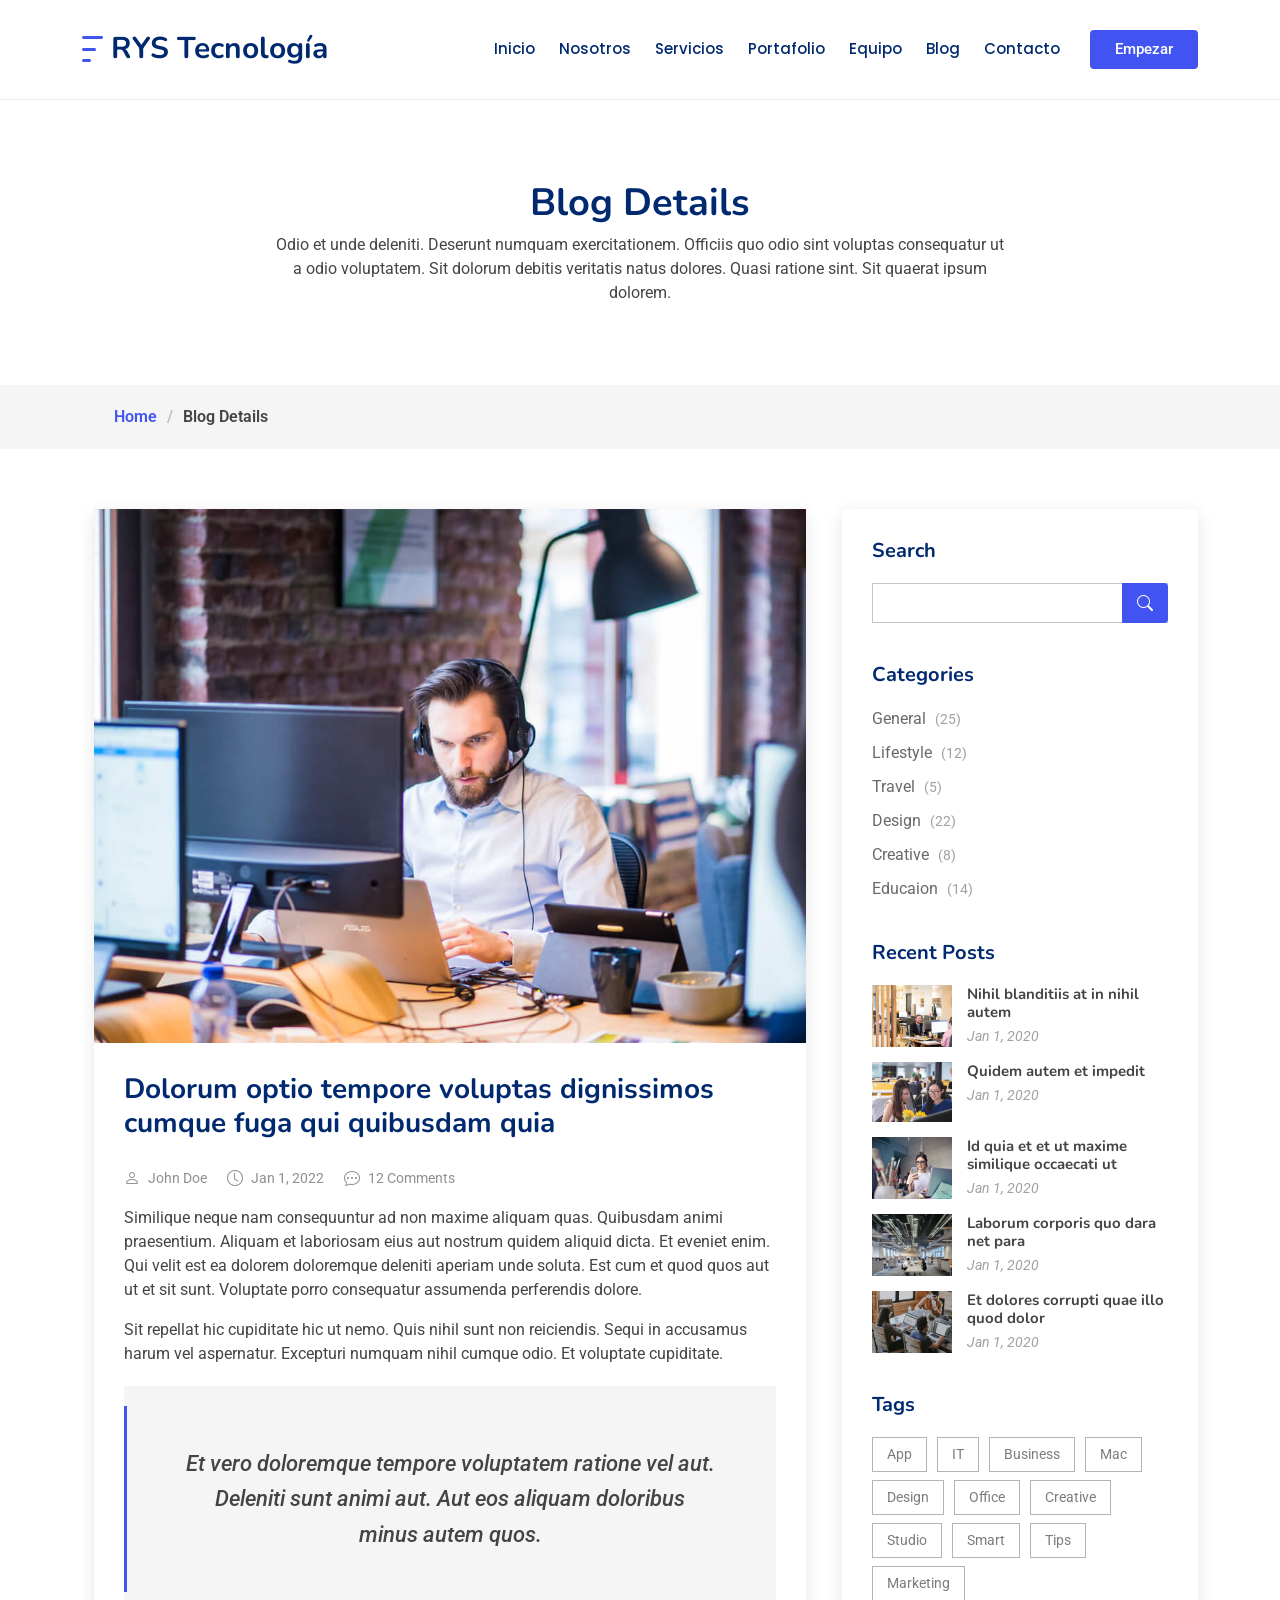
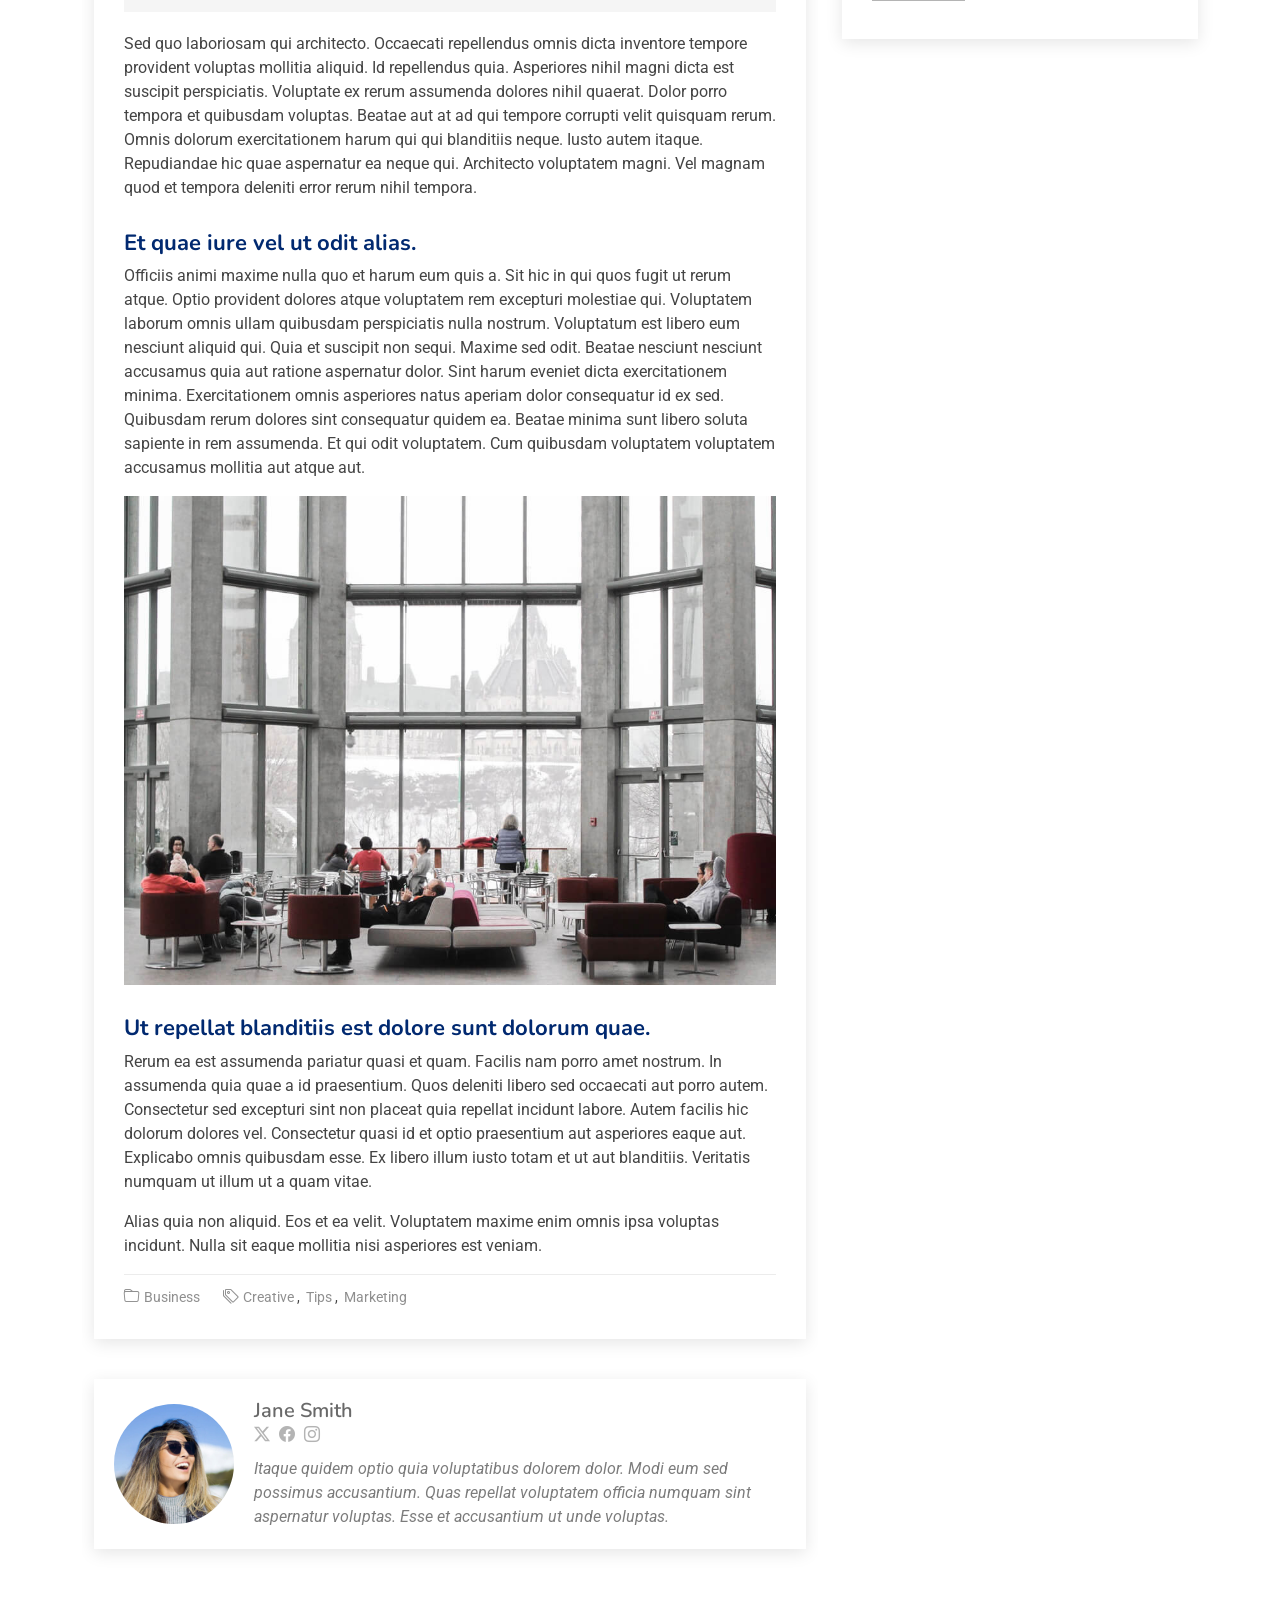
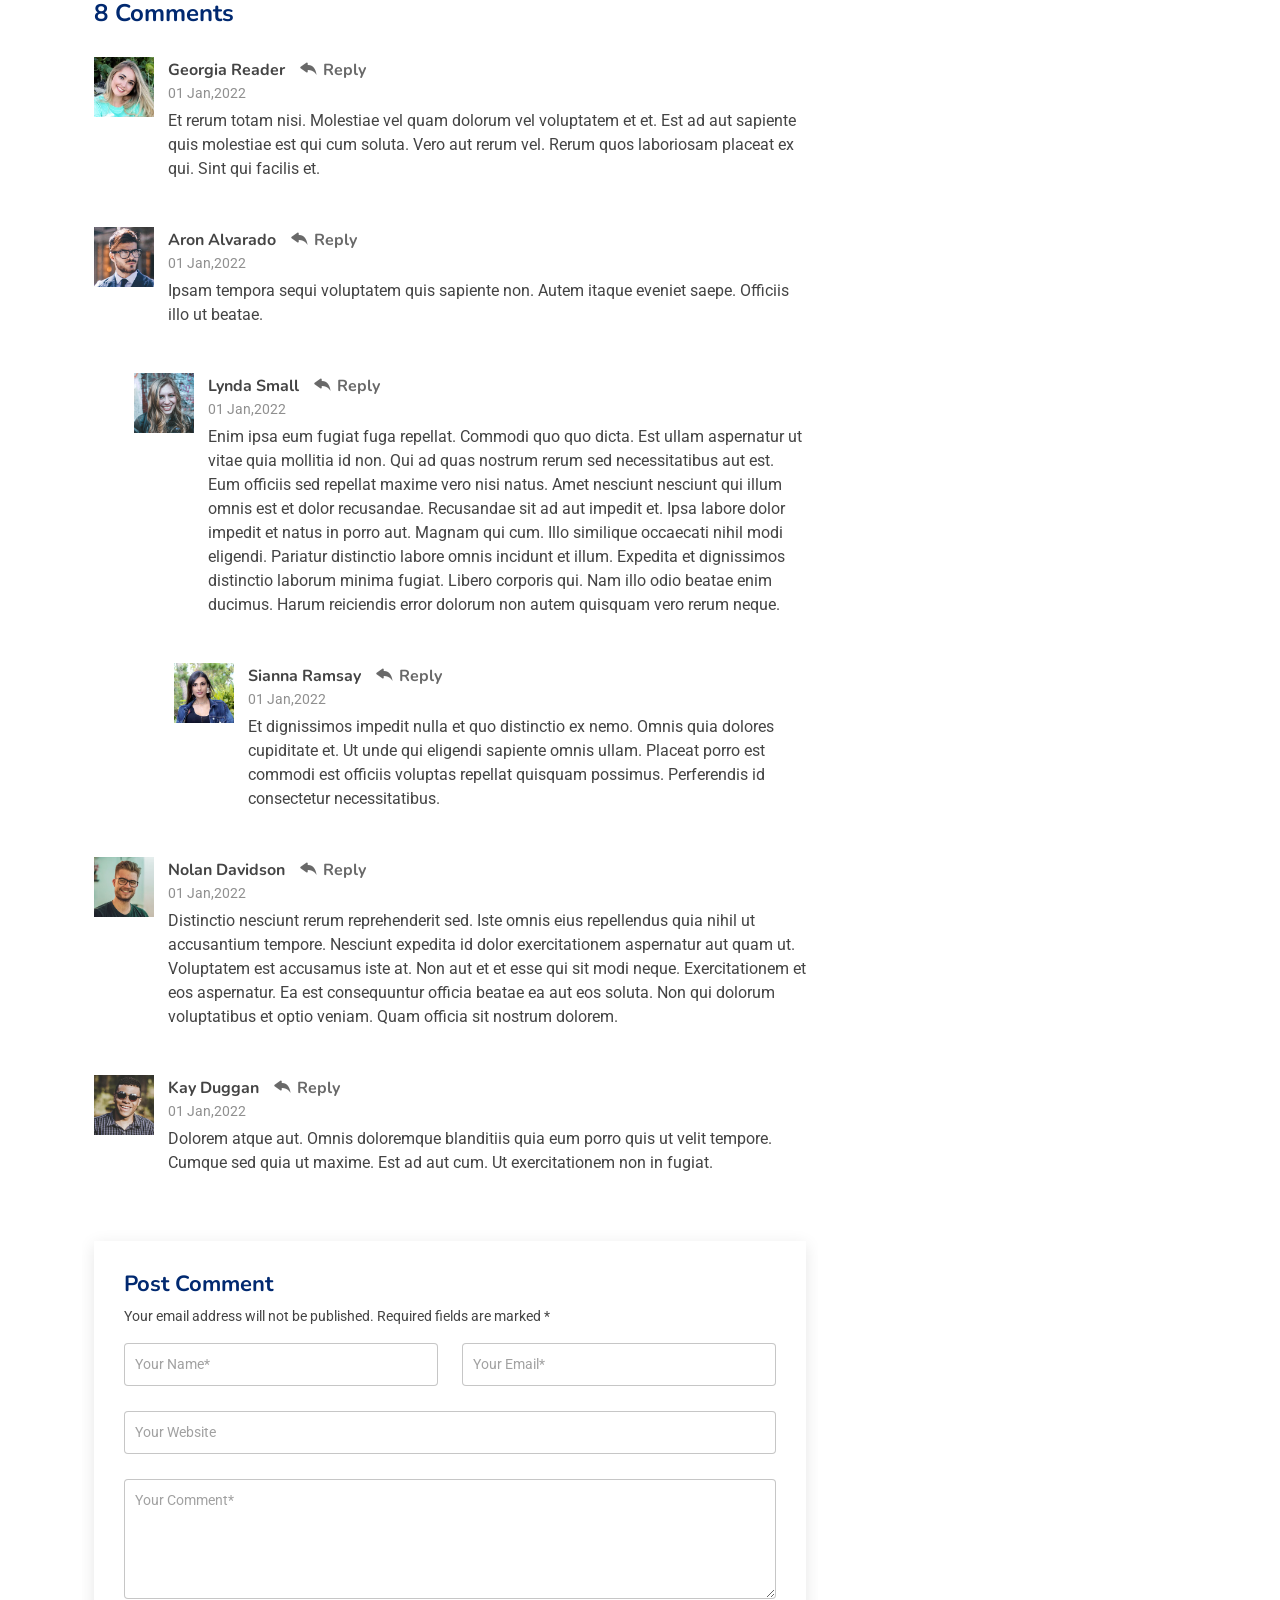
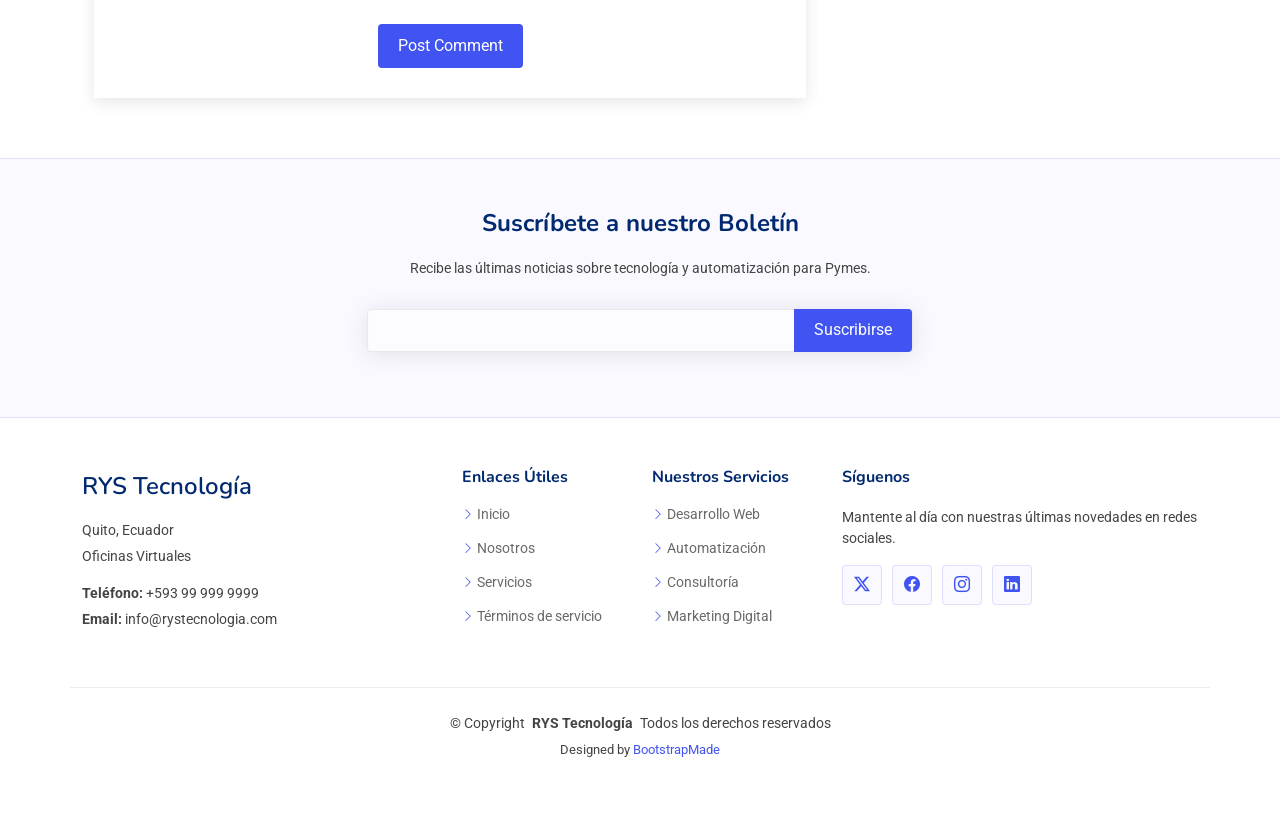
<file: blog-details.html>
<!DOCTYPE html>
<html lang="en">

<head>
  <meta charset="utf-8">
  <meta content="width=device-width, initial-scale=1.0" name="viewport">
  <title>Detalles del Blog - RYS Tecnología</title>
  <meta name="description" content="">
  <meta name="keywords" content="">

  <!-- Favicons -->
  <link href="assets/img/favicon.png" rel="icon">
  <link href="assets/img/apple-touch-icon.png" rel="apple-touch-icon">

  <!-- Fonts -->
  <link href="https://fonts.googleapis.com" rel="preconnect">
  <link href="https://fonts.gstatic.com" rel="preconnect" crossorigin>
  <link href="https://fonts.googleapis.com/css2?family=Roboto:ital,wght@0,100;0,300;0,400;0,500;0,700;0,900;1,100;1,300;1,400;1,500;1,700;1,900&family=Poppins:ital,wght@0,100;0,200;0,300;0,400;0,500;0,600;0,700;0,800;0,900;1,100;1,200;1,300;1,400;1,500;1,600;1,700;1,800;1,900&family=Nunito:ital,wght@0,200;0,300;0,400;0,500;0,600;0,700;0,800;0,900;1,200;1,300;1,400;1,500;1,600;1,700;1,800;1,900&display=swap" rel="stylesheet">

  <!-- Vendor CSS Files -->
  <link href="assets/vendor/bootstrap/css/bootstrap.min.css" rel="stylesheet">
  <link href="assets/vendor/bootstrap-icons/bootstrap-icons.css" rel="stylesheet">
  <link href="assets/vendor/aos/aos.css" rel="stylesheet">
  <link href="assets/vendor/glightbox/css/glightbox.min.css" rel="stylesheet">
  <link href="assets/vendor/swiper/swiper-bundle.min.css" rel="stylesheet">

  <!-- Main CSS File -->
  <link href="assets/css/main.css" rel="stylesheet">

  <!-- =======================================================
  * Template Name: FlexStart
  * Template URL: https://bootstrapmade.com/flexstart-bootstrap-startup-template/
  * Updated: Nov 01 2024 with Bootstrap v5.3.3
  * Author: BootstrapMade.com
  * License: https://bootstrapmade.com/license/
  ======================================================== -->
</head>

<body class="blog-details-page">

  <header id="header" class="header d-flex align-items-center sticky-top">
    <div class="container-fluid container-xl position-relative d-flex align-items-center">

      <a href="index.html" class="logo d-flex align-items-center me-auto">
        <!-- Uncomment the line below if you also wish to use an image logo -->
        <img src="assets/img/logo.png" alt="">
        <h1 class="sitename">RYS Tecnología</h1>
      </a>

      <nav id="navmenu" class="navmenu">
        <ul>
          <li><a href="index.html#hero">Inicio<br></a></li>
          <li><a href="index.html#about">Nosotros</a></li>
          <li><a href="index.html#services">Servicios</a></li>
          <li><a href="index.html#portfolio">Portafolio</a></li>
          <li><a href="index.html#team">Equipo</a></li>
          <li><a href="blog.html">Blog</a></li>
          <li><a href="index.html#contact">Contacto</a></li>
        </ul>
        <i class="mobile-nav-toggle d-xl-none bi bi-list"></i>
      </nav>

      <a class="btn-getstarted flex-md-shrink-0" href="index.html#about">Empezar</a>

    </div>
  </header>

  <main class="main">

    <!-- Page Title -->
    <div class="page-title">
      <div class="heading">
        <div class="container">
          <div class="row d-flex justify-content-center text-center">
            <div class="col-lg-8">
              <h1>Blog Details</h1>
              <p class="mb-0">Odio et unde deleniti. Deserunt numquam exercitationem. Officiis quo odio sint voluptas consequatur ut a odio voluptatem. Sit dolorum debitis veritatis natus dolores. Quasi ratione sint. Sit quaerat ipsum dolorem.</p>
            </div>
          </div>
        </div>
      </div>
      <nav class="breadcrumbs">
        <div class="container">
          <ol>
            <li><a href="index.html">Home</a></li>
            <li class="current">Blog Details</li>
          </ol>
        </div>
      </nav>
    </div><!-- End Page Title -->

    <div class="container">
      <div class="row">

        <div class="col-lg-8">

          <!-- Blog Details Section -->
          <section id="blog-details" class="blog-details section">
            <div class="container">

              <article class="article">

                <div class="post-img">
                  <img src="assets/img/blog/blog-1.jpg" alt="" class="img-fluid">
                </div>

                <h2 class="title">Dolorum optio tempore voluptas dignissimos cumque fuga qui quibusdam quia</h2>

                <div class="meta-top">
                  <ul>
                    <li class="d-flex align-items-center"><i class="bi bi-person"></i> <a href="blog-details.html">John Doe</a></li>
                    <li class="d-flex align-items-center"><i class="bi bi-clock"></i> <a href="blog-details.html"><time datetime="2020-01-01">Jan 1, 2022</time></a></li>
                    <li class="d-flex align-items-center"><i class="bi bi-chat-dots"></i> <a href="blog-details.html">12 Comments</a></li>
                  </ul>
                </div><!-- End meta top -->

                <div class="content">
                  <p>
                    Similique neque nam consequuntur ad non maxime aliquam quas. Quibusdam animi praesentium. Aliquam et laboriosam eius aut nostrum quidem aliquid dicta.
                    Et eveniet enim. Qui velit est ea dolorem doloremque deleniti aperiam unde soluta. Est cum et quod quos aut ut et sit sunt. Voluptate porro consequatur assumenda perferendis dolore.
                  </p>

                  <p>
                    Sit repellat hic cupiditate hic ut nemo. Quis nihil sunt non reiciendis. Sequi in accusamus harum vel aspernatur. Excepturi numquam nihil cumque odio. Et voluptate cupiditate.
                  </p>

                  <blockquote>
                    <p>
                      Et vero doloremque tempore voluptatem ratione vel aut. Deleniti sunt animi aut. Aut eos aliquam doloribus minus autem quos.
                    </p>
                  </blockquote>

                  <p>
                    Sed quo laboriosam qui architecto. Occaecati repellendus omnis dicta inventore tempore provident voluptas mollitia aliquid. Id repellendus quia. Asperiores nihil magni dicta est suscipit perspiciatis. Voluptate ex rerum assumenda dolores nihil quaerat.
                    Dolor porro tempora et quibusdam voluptas. Beatae aut at ad qui tempore corrupti velit quisquam rerum. Omnis dolorum exercitationem harum qui qui blanditiis neque.
                    Iusto autem itaque. Repudiandae hic quae aspernatur ea neque qui. Architecto voluptatem magni. Vel magnam quod et tempora deleniti error rerum nihil tempora.
                  </p>

                  <h3>Et quae iure vel ut odit alias.</h3>
                  <p>
                    Officiis animi maxime nulla quo et harum eum quis a. Sit hic in qui quos fugit ut rerum atque. Optio provident dolores atque voluptatem rem excepturi molestiae qui. Voluptatem laborum omnis ullam quibusdam perspiciatis nulla nostrum. Voluptatum est libero eum nesciunt aliquid qui.
                    Quia et suscipit non sequi. Maxime sed odit. Beatae nesciunt nesciunt accusamus quia aut ratione aspernatur dolor. Sint harum eveniet dicta exercitationem minima. Exercitationem omnis asperiores natus aperiam dolor consequatur id ex sed. Quibusdam rerum dolores sint consequatur quidem ea.
                    Beatae minima sunt libero soluta sapiente in rem assumenda. Et qui odit voluptatem. Cum quibusdam voluptatem voluptatem accusamus mollitia aut atque aut.
                  </p>
                  <img src="assets/img/blog/blog-inside-post.jpg" class="img-fluid" alt="">

                  <h3>Ut repellat blanditiis est dolore sunt dolorum quae.</h3>
                  <p>
                    Rerum ea est assumenda pariatur quasi et quam. Facilis nam porro amet nostrum. In assumenda quia quae a id praesentium. Quos deleniti libero sed occaecati aut porro autem. Consectetur sed excepturi sint non placeat quia repellat incidunt labore. Autem facilis hic dolorum dolores vel.
                    Consectetur quasi id et optio praesentium aut asperiores eaque aut. Explicabo omnis quibusdam esse. Ex libero illum iusto totam et ut aut blanditiis. Veritatis numquam ut illum ut a quam vitae.
                  </p>
                  <p>
                    Alias quia non aliquid. Eos et ea velit. Voluptatem maxime enim omnis ipsa voluptas incidunt. Nulla sit eaque mollitia nisi asperiores est veniam.
                  </p>

                </div><!-- End post content -->

                <div class="meta-bottom">
                  <i class="bi bi-folder"></i>
                  <ul class="cats">
                    <li><a href="#">Business</a></li>
                  </ul>

                  <i class="bi bi-tags"></i>
                  <ul class="tags">
                    <li><a href="#">Creative</a></li>
                    <li><a href="#">Tips</a></li>
                    <li><a href="#">Marketing</a></li>
                  </ul>
                </div><!-- End meta bottom -->

              </article>

            </div>
          </section><!-- /Blog Details Section -->

          <!-- Blog Author Section -->
          <section id="blog-author" class="blog-author section">

            <div class="container">
              <div class="author-container d-flex align-items-center">
                <img src="assets/img/blog/blog-author.jpg" class="rounded-circle flex-shrink-0" alt="">
                <div>
                  <h4>Jane Smith</h4>
                  <div class="social-links">
                    <a href="https://x.com/#"><i class="bi bi-twitter-x"></i></a>
                    <a href="https://facebook.com/#"><i class="bi bi-facebook"></i></a>
                    <a href="https://instagram.com/#"><i class="biu bi-instagram"></i></a>
                  </div>
                  <p>
                    Itaque quidem optio quia voluptatibus dolorem dolor. Modi eum sed possimus accusantium. Quas repellat voluptatem officia numquam sint aspernatur voluptas. Esse et accusantium ut unde voluptas.
                  </p>
                </div>
              </div>
            </div>

          </section><!-- /Blog Author Section -->

          <!-- Blog Comments Section -->
          <section id="blog-comments" class="blog-comments section">

            <div class="container">

              <h4 class="comments-count">8 Comments</h4>

              <div id="comment-1" class="comment">
                <div class="d-flex">
                  <div class="comment-img"><img src="assets/img/blog/comments-1.jpg" alt=""></div>
                  <div>
                    <h5><a href="">Georgia Reader</a> <a href="#" class="reply"><i class="bi bi-reply-fill"></i> Reply</a></h5>
                    <time datetime="2020-01-01">01 Jan,2022</time>
                    <p>
                      Et rerum totam nisi. Molestiae vel quam dolorum vel voluptatem et et. Est ad aut sapiente quis molestiae est qui cum soluta.
                      Vero aut rerum vel. Rerum quos laboriosam placeat ex qui. Sint qui facilis et.
                    </p>
                  </div>
                </div>
              </div><!-- End comment #1 -->

              <div id="comment-2" class="comment">
                <div class="d-flex">
                  <div class="comment-img"><img src="assets/img/blog/comments-2.jpg" alt=""></div>
                  <div>
                    <h5><a href="">Aron Alvarado</a> <a href="#" class="reply"><i class="bi bi-reply-fill"></i> Reply</a></h5>
                    <time datetime="2020-01-01">01 Jan,2022</time>
                    <p>
                      Ipsam tempora sequi voluptatem quis sapiente non. Autem itaque eveniet saepe. Officiis illo ut beatae.
                    </p>
                  </div>
                </div>

                <div id="comment-reply-1" class="comment comment-reply">
                  <div class="d-flex">
                    <div class="comment-img"><img src="assets/img/blog/comments-3.jpg" alt=""></div>
                    <div>
                      <h5><a href="">Lynda Small</a> <a href="#" class="reply"><i class="bi bi-reply-fill"></i> Reply</a></h5>
                      <time datetime="2020-01-01">01 Jan,2022</time>
                      <p>
                        Enim ipsa eum fugiat fuga repellat. Commodi quo quo dicta. Est ullam aspernatur ut vitae quia mollitia id non. Qui ad quas nostrum rerum sed necessitatibus aut est. Eum officiis sed repellat maxime vero nisi natus. Amet nesciunt nesciunt qui illum omnis est et dolor recusandae.

                        Recusandae sit ad aut impedit et. Ipsa labore dolor impedit et natus in porro aut. Magnam qui cum. Illo similique occaecati nihil modi eligendi. Pariatur distinctio labore omnis incidunt et illum. Expedita et dignissimos distinctio laborum minima fugiat.

                        Libero corporis qui. Nam illo odio beatae enim ducimus. Harum reiciendis error dolorum non autem quisquam vero rerum neque.
                      </p>
                    </div>
                  </div>

                  <div id="comment-reply-2" class="comment comment-reply">
                    <div class="d-flex">
                      <div class="comment-img"><img src="assets/img/blog/comments-4.jpg" alt=""></div>
                      <div>
                        <h5><a href="">Sianna Ramsay</a> <a href="#" class="reply"><i class="bi bi-reply-fill"></i> Reply</a></h5>
                        <time datetime="2020-01-01">01 Jan,2022</time>
                        <p>
                          Et dignissimos impedit nulla et quo distinctio ex nemo. Omnis quia dolores cupiditate et. Ut unde qui eligendi sapiente omnis ullam. Placeat porro est commodi est officiis voluptas repellat quisquam possimus. Perferendis id consectetur necessitatibus.
                        </p>
                      </div>
                    </div>

                  </div><!-- End comment reply #2-->

                </div><!-- End comment reply #1-->

              </div><!-- End comment #2-->

              <div id="comment-3" class="comment">
                <div class="d-flex">
                  <div class="comment-img"><img src="assets/img/blog/comments-5.jpg" alt=""></div>
                  <div>
                    <h5><a href="">Nolan Davidson</a> <a href="#" class="reply"><i class="bi bi-reply-fill"></i> Reply</a></h5>
                    <time datetime="2020-01-01">01 Jan,2022</time>
                    <p>
                      Distinctio nesciunt rerum reprehenderit sed. Iste omnis eius repellendus quia nihil ut accusantium tempore. Nesciunt expedita id dolor exercitationem aspernatur aut quam ut. Voluptatem est accusamus iste at.
                      Non aut et et esse qui sit modi neque. Exercitationem et eos aspernatur. Ea est consequuntur officia beatae ea aut eos soluta. Non qui dolorum voluptatibus et optio veniam. Quam officia sit nostrum dolorem.
                    </p>
                  </div>
                </div>

              </div><!-- End comment #3 -->

              <div id="comment-4" class="comment">
                <div class="d-flex">
                  <div class="comment-img"><img src="assets/img/blog/comments-6.jpg" alt=""></div>
                  <div>
                    <h5><a href="">Kay Duggan</a> <a href="#" class="reply"><i class="bi bi-reply-fill"></i> Reply</a></h5>
                    <time datetime="2020-01-01">01 Jan,2022</time>
                    <p>
                      Dolorem atque aut. Omnis doloremque blanditiis quia eum porro quis ut velit tempore. Cumque sed quia ut maxime. Est ad aut cum. Ut exercitationem non in fugiat.
                    </p>
                  </div>
                </div>

              </div><!-- End comment #4 -->

            </div>

          </section><!-- /Blog Comments Section -->

          <!-- Comment Form Section -->
          <section id="comment-form" class="comment-form section">
            <div class="container">

              <form action="">

                <h4>Post Comment</h4>
                <p>Your email address will not be published. Required fields are marked * </p>
                <div class="row">
                  <div class="col-md-6 form-group">
                    <input name="name" type="text" class="form-control" placeholder="Your Name*">
                  </div>
                  <div class="col-md-6 form-group">
                    <input name="email" type="text" class="form-control" placeholder="Your Email*">
                  </div>
                </div>
                <div class="row">
                  <div class="col form-group">
                    <input name="website" type="text" class="form-control" placeholder="Your Website">
                  </div>
                </div>
                <div class="row">
                  <div class="col form-group">
                    <textarea name="comment" class="form-control" placeholder="Your Comment*"></textarea>
                  </div>
                </div>

                <div class="text-center">
                  <button type="submit" class="btn btn-primary">Post Comment</button>
                </div>

              </form>

            </div>
          </section><!-- /Comment Form Section -->

        </div>

        <div class="col-lg-4 sidebar">

          <div class="widgets-container">

            <!-- Search Widget -->
            <div class="search-widget widget-item">

              <h3 class="widget-title">Search</h3>
              <form action="">
                <input type="text">
                <button type="submit" title="Search"><i class="bi bi-search"></i></button>
              </form>

            </div><!--/Search Widget -->

            <!-- Categories Widget -->
            <div class="categories-widget widget-item">

              <h3 class="widget-title">Categories</h3>
              <ul class="mt-3">
                <li><a href="#">General <span>(25)</span></a></li>
                <li><a href="#">Lifestyle <span>(12)</span></a></li>
                <li><a href="#">Travel <span>(5)</span></a></li>
                <li><a href="#">Design <span>(22)</span></a></li>
                <li><a href="#">Creative <span>(8)</span></a></li>
                <li><a href="#">Educaion <span>(14)</span></a></li>
              </ul>

            </div><!--/Categories Widget -->

            <!-- Recent Posts Widget -->
            <div class="recent-posts-widget widget-item">

              <h3 class="widget-title">Recent Posts</h3>

              <div class="post-item">
                <img src="assets/img/blog/blog-recent-1.jpg" alt="" class="flex-shrink-0">
                <div>
                  <h4><a href="blog-details.html">Nihil blanditiis at in nihil autem</a></h4>
                  <time datetime="2020-01-01">Jan 1, 2020</time>
                </div>
              </div><!-- End recent post item-->

              <div class="post-item">
                <img src="assets/img/blog/blog-recent-2.jpg" alt="" class="flex-shrink-0">
                <div>
                  <h4><a href="blog-details.html">Quidem autem et impedit</a></h4>
                  <time datetime="2020-01-01">Jan 1, 2020</time>
                </div>
              </div><!-- End recent post item-->

              <div class="post-item">
                <img src="assets/img/blog/blog-recent-3.jpg" alt="" class="flex-shrink-0">
                <div>
                  <h4><a href="blog-details.html">Id quia et et ut maxime similique occaecati ut</a></h4>
                  <time datetime="2020-01-01">Jan 1, 2020</time>
                </div>
              </div><!-- End recent post item-->

              <div class="post-item">
                <img src="assets/img/blog/blog-recent-4.jpg" alt="" class="flex-shrink-0">
                <div>
                  <h4><a href="blog-details.html">Laborum corporis quo dara net para</a></h4>
                  <time datetime="2020-01-01">Jan 1, 2020</time>
                </div>
              </div><!-- End recent post item-->

              <div class="post-item">
                <img src="assets/img/blog/blog-recent-5.jpg" alt="" class="flex-shrink-0">
                <div>
                  <h4><a href="blog-details.html">Et dolores corrupti quae illo quod dolor</a></h4>
                  <time datetime="2020-01-01">Jan 1, 2020</time>
                </div>
              </div><!-- End recent post item-->

            </div><!--/Recent Posts Widget -->

            <!-- Tags Widget -->
            <div class="tags-widget widget-item">

              <h3 class="widget-title">Tags</h3>
              <ul>
                <li><a href="#">App</a></li>
                <li><a href="#">IT</a></li>
                <li><a href="#">Business</a></li>
                <li><a href="#">Mac</a></li>
                <li><a href="#">Design</a></li>
                <li><a href="#">Office</a></li>
                <li><a href="#">Creative</a></li>
                <li><a href="#">Studio</a></li>
                <li><a href="#">Smart</a></li>
                <li><a href="#">Tips</a></li>
                <li><a href="#">Marketing</a></li>
              </ul>

            </div><!--/Tags Widget -->

          </div>

        </div>

      </div>
    </div>

  </main>

  <footer id="footer" class="footer">

    <div class="footer-newsletter">
      <div class="container">
        <div class="row justify-content-center text-center">
          <div class="col-lg-6">
            <h4>Suscríbete a nuestro Boletín</h4>
            <p>Recibe las últimas noticias sobre tecnología y automatización para Pymes.</p>
            <form action="forms/newsletter.php" method="post" class="php-email-form">
              <div class="newsletter-form"><input type="email" name="email"><input type="submit" value="Suscribirse"></div>
              <div class="loading">Cargando</div>
              <div class="error-message"></div>
              <div class="sent-message">Tu solicitud de suscripción ha sido enviada. ¡Gracias!</div>
            </form>
          </div>
        </div>
      </div>
    </div>

    <div class="container footer-top">
      <div class="row gy-4">
        <div class="col-lg-4 col-md-6 footer-about">
          <a href="index.html" class="d-flex align-items-center">
            <span class="sitename">RYS Tecnología</span>
          </a>
          <div class="footer-contact pt-3">
            <p>Quito, Ecuador</p>
            <p>Oficinas Virtuales</p>
            <p class="mt-3"><strong>Teléfono:</strong> <span>+593 99 999 9999</span></p>
            <p><strong>Email:</strong> <span>info@rystecnologia.com</span></p>
          </div>
        </div>

        <div class="col-lg-2 col-md-3 footer-links">
          <h4>Enlaces Útiles</h4>
          <ul>
            <li><i class="bi bi-chevron-right"></i> <a href="index.html">Inicio</a></li>
            <li><i class="bi bi-chevron-right"></i> <a href="index.html#about">Nosotros</a></li>
            <li><i class="bi bi-chevron-right"></i> <a href="index.html#services">Servicios</a></li>
            <li><i class="bi bi-chevron-right"></i> <a href="#">Términos de servicio</a></li>
          </ul>
        </div>

        <div class="col-lg-2 col-md-3 footer-links">
          <h4>Nuestros Servicios</h4>
          <ul>
            <li><i class="bi bi-chevron-right"></i> <a href="#">Desarrollo Web</a></li>
            <li><i class="bi bi-chevron-right"></i> <a href="#">Automatización</a></li>
            <li><i class="bi bi-chevron-right"></i> <a href="#">Consultoría</a></li>
            <li><i class="bi bi-chevron-right"></i> <a href="#">Marketing Digital</a></li>
          </ul>
        </div>

        <div class="col-lg-4 col-md-12">
          <h4>Síguenos</h4>
          <p>Mantente al día con nuestras últimas novedades en redes sociales.</p>
          <div class="social-links d-flex">
            <a href=""><i class="bi bi-twitter-x"></i></a>
            <a href=""><i class="bi bi-facebook"></i></a>
            <a href=""><i class="bi bi-instagram"></i></a>
            <a href=""><i class="bi bi-linkedin"></i></a>
          </div>
        </div>

      </div>
    </div>

    <div class="container copyright text-center mt-4">
      <p>© <span>Copyright</span> <strong class="px-1 sitename">RYS Tecnología</strong> <span>Todos los derechos reservados</span></p>
      <div class="credits">
        <!-- All the links in the footer should remain intact. -->
        <!-- You can delete the links only if you've purchased the pro version. -->
        <!-- Licensing information: https://bootstrapmade.com/license/ -->
        <!-- Purchase the pro version with working PHP/AJAX contact form: [buy-url] -->
        Designed by <a href="https://bootstrapmade.com/">BootstrapMade</a>
      </div>
    </div>

  </footer>

  <!-- Scroll Top -->
  <a href="#" id="scroll-top" class="scroll-top d-flex align-items-center justify-content-center"><i class="bi bi-arrow-up-short"></i></a>

  <!-- Vendor JS Files -->
  <script src="assets/vendor/bootstrap/js/bootstrap.bundle.min.js"></script>
  <script src="assets/vendor/php-email-form/validate.js"></script>
  <script src="assets/vendor/aos/aos.js"></script>
  <script src="assets/vendor/glightbox/js/glightbox.min.js"></script>
  <script src="assets/vendor/purecounter/purecounter_vanilla.js"></script>
  <script src="assets/vendor/imagesloaded/imagesloaded.pkgd.min.js"></script>
  <script src="assets/vendor/isotope-layout/isotope.pkgd.min.js"></script>
  <script src="assets/vendor/swiper/swiper-bundle.min.js"></script>

  <!-- Main JS File -->
  <script src="assets/js/main.js"></script>

</body>

</html>
</file>
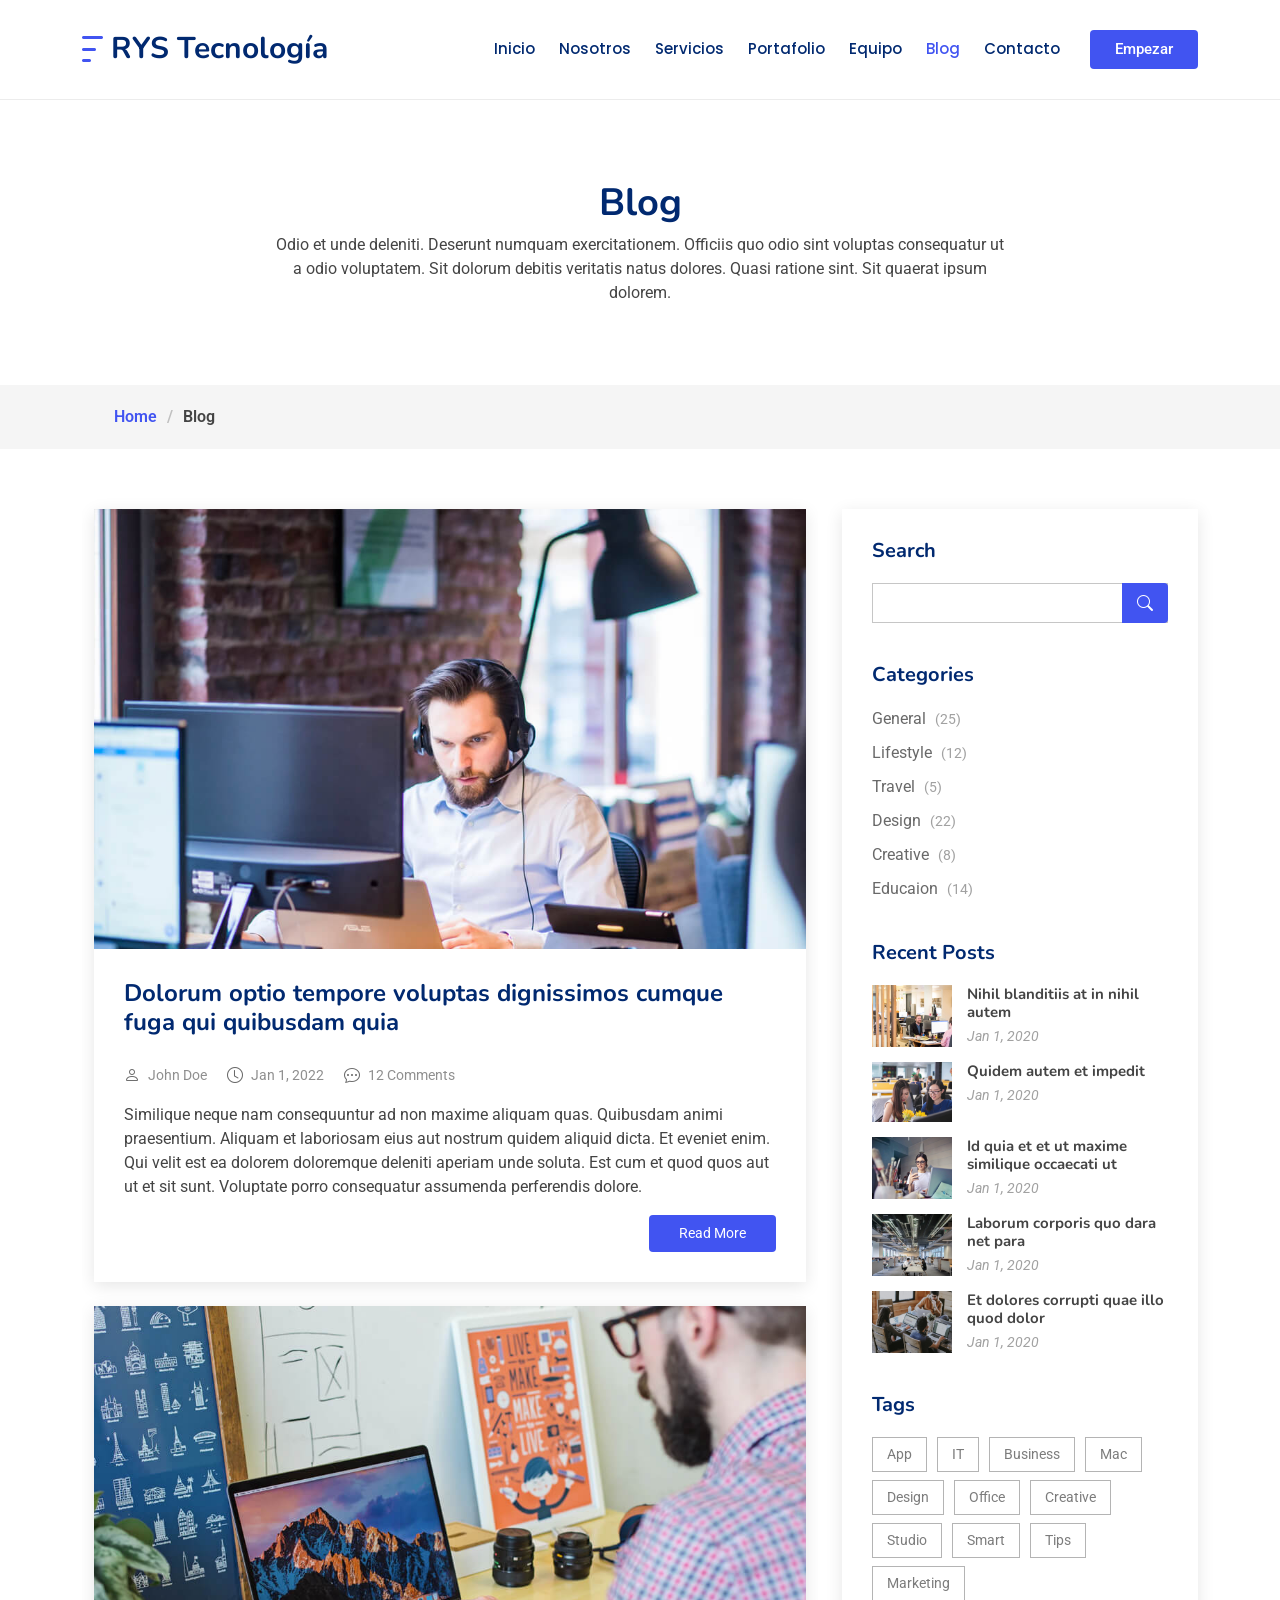
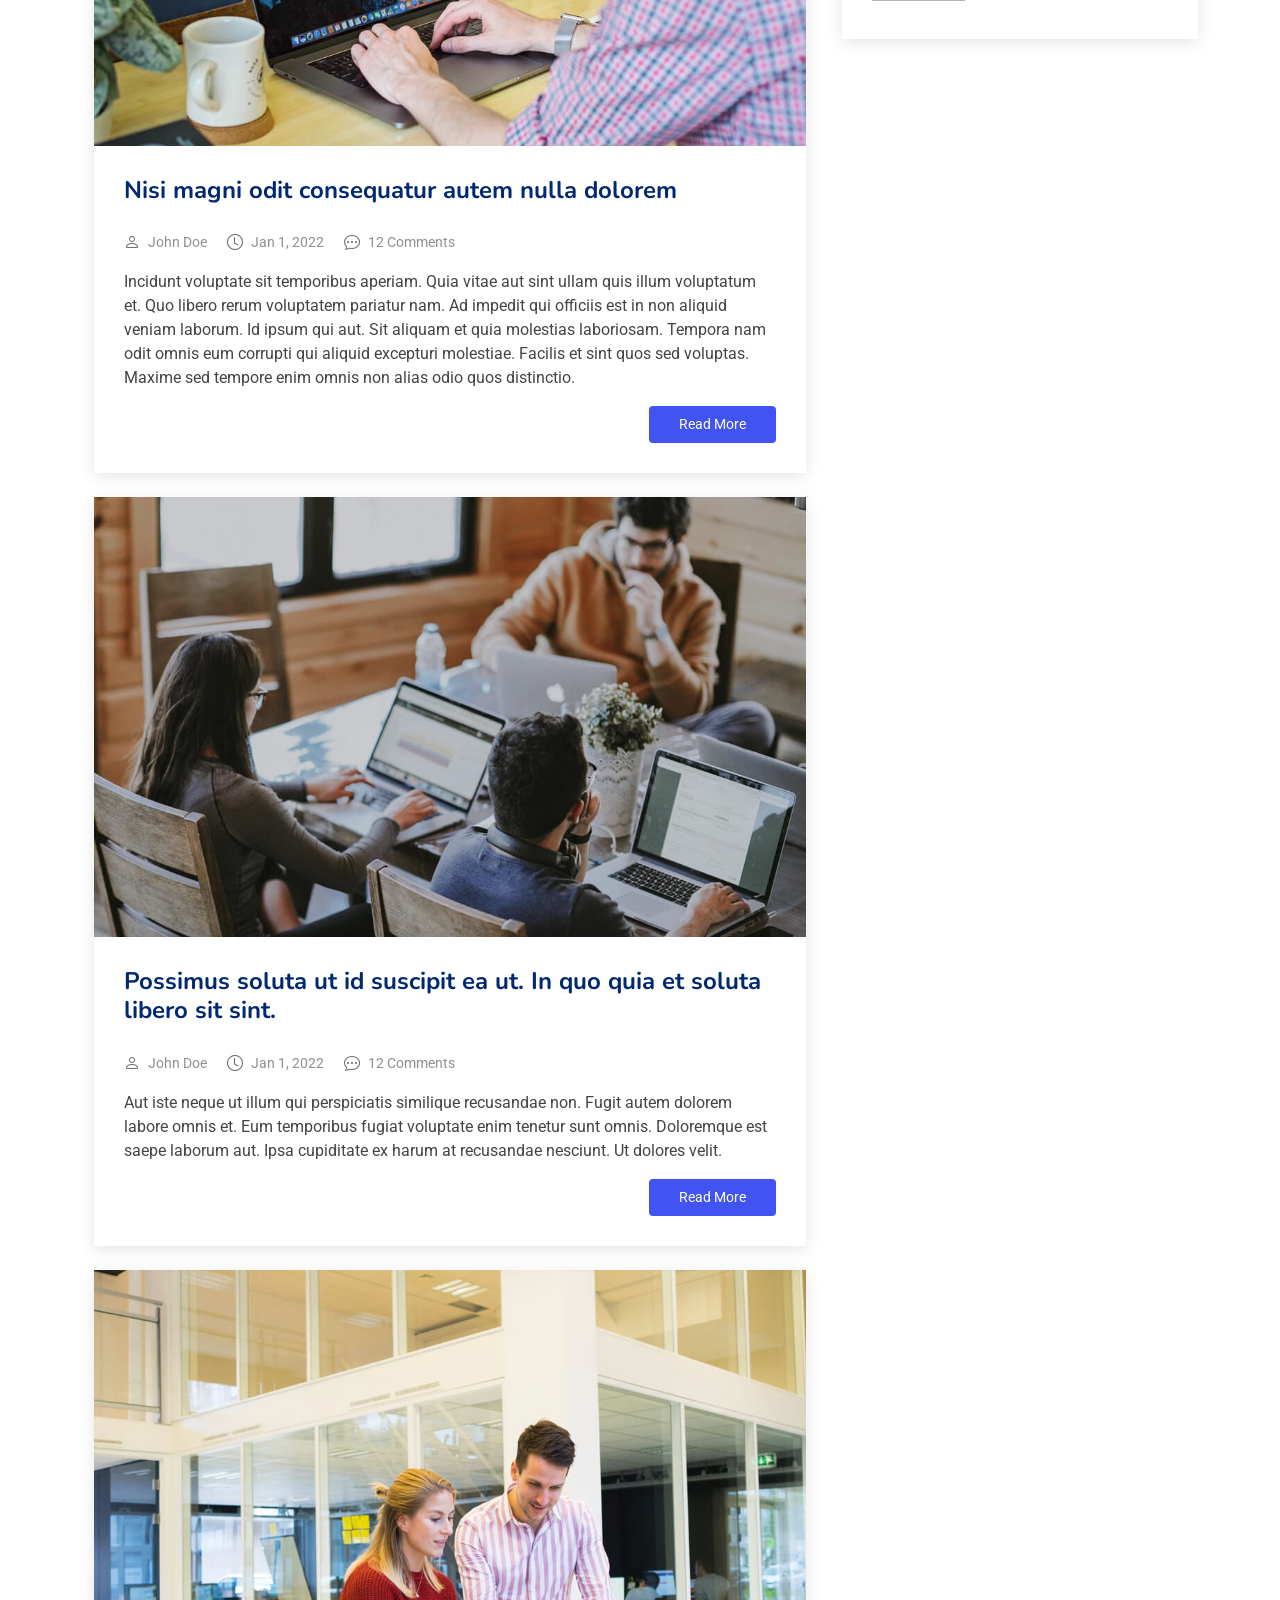
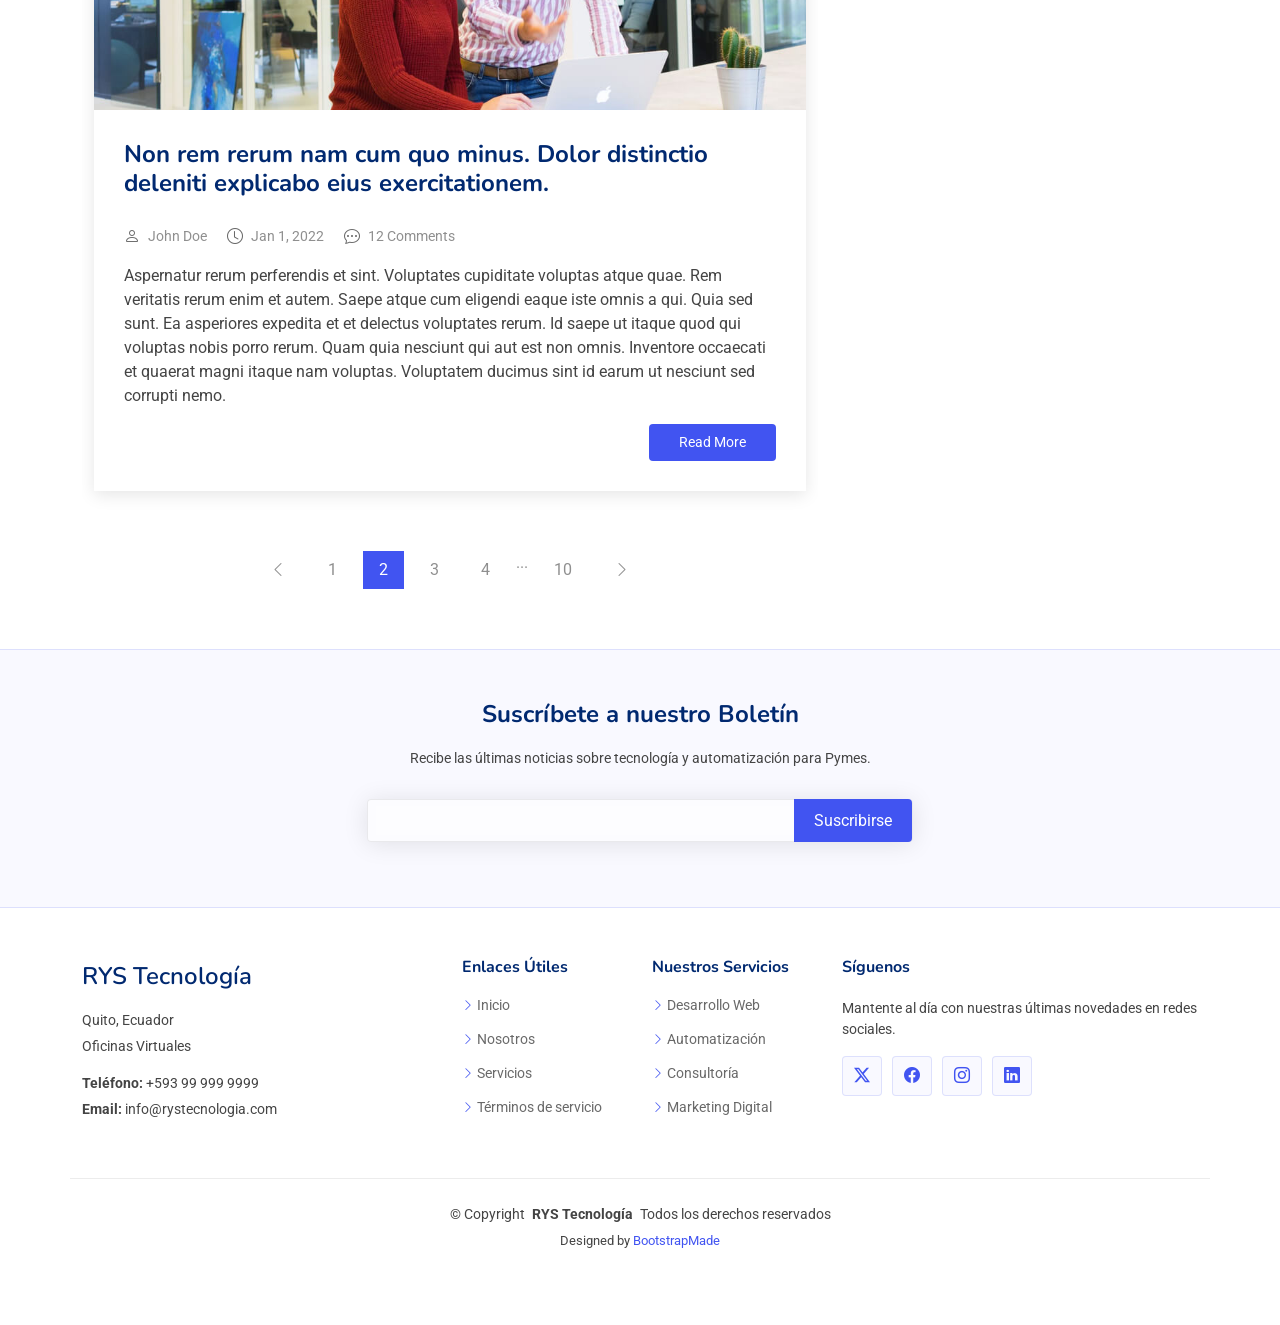
<file: blog.html>
<!DOCTYPE html>
<html lang="en">

<head>
  <meta charset="utf-8">
  <meta content="width=device-width, initial-scale=1.0" name="viewport">
  <title>Blog - RYS Tecnología</title>
  <meta name="description" content="">
  <meta name="keywords" content="">

  <!-- Favicons -->
  <link href="assets/img/favicon.png" rel="icon">
  <link href="assets/img/apple-touch-icon.png" rel="apple-touch-icon">

  <!-- Fonts -->
  <link href="https://fonts.googleapis.com" rel="preconnect">
  <link href="https://fonts.gstatic.com" rel="preconnect" crossorigin>
  <link href="https://fonts.googleapis.com/css2?family=Roboto:ital,wght@0,100;0,300;0,400;0,500;0,700;0,900;1,100;1,300;1,400;1,500;1,700;1,900&family=Poppins:ital,wght@0,100;0,200;0,300;0,400;0,500;0,600;0,700;0,800;0,900;1,100;1,200;1,300;1,400;1,500;1,600;1,700;1,800;1,900&family=Nunito:ital,wght@0,200;0,300;0,400;0,500;0,600;0,700;0,800;0,900;1,200;1,300;1,400;1,500;1,600;1,700;1,800;1,900&display=swap" rel="stylesheet">

  <!-- Vendor CSS Files -->
  <link href="assets/vendor/bootstrap/css/bootstrap.min.css" rel="stylesheet">
  <link href="assets/vendor/bootstrap-icons/bootstrap-icons.css" rel="stylesheet">
  <link href="assets/vendor/aos/aos.css" rel="stylesheet">
  <link href="assets/vendor/glightbox/css/glightbox.min.css" rel="stylesheet">
  <link href="assets/vendor/swiper/swiper-bundle.min.css" rel="stylesheet">

  <!-- Main CSS File -->
  <link href="assets/css/main.css" rel="stylesheet">

  <!-- =======================================================
  * Template Name: FlexStart
  * Template URL: https://bootstrapmade.com/flexstart-bootstrap-startup-template/
  * Updated: Nov 01 2024 with Bootstrap v5.3.3
  * Author: BootstrapMade.com
  * License: https://bootstrapmade.com/license/
  ======================================================== -->
</head>

<body class="blog-page">

  <header id="header" class="header d-flex align-items-center sticky-top">
    <div class="container-fluid container-xl position-relative d-flex align-items-center">

      <a href="index.html" class="logo d-flex align-items-center me-auto">
        <!-- Uncomment the line below if you also wish to use an image logo -->
        <img src="assets/img/logo.png" alt="">
        <h1 class="sitename">RYS Tecnología</h1>
      </a>

      <nav id="navmenu" class="navmenu">
        <ul>
          <li><a href="index.html#hero">Inicio<br></a></li>
          <li><a href="index.html#about">Nosotros</a></li>
          <li><a href="index.html#services">Servicios</a></li>
          <li><a href="index.html#portfolio">Portafolio</a></li>
          <li><a href="index.html#team">Equipo</a></li>
          <li><a href="blog.html" class="active">Blog</a></li>
          <li><a href="index.html#contact">Contacto</a></li>
        </ul>
        <i class="mobile-nav-toggle d-xl-none bi bi-list"></i>
      </nav>

      <a class="btn-getstarted flex-md-shrink-0" href="index.html#about">Empezar</a>

    </div>
  </header>

  <main class="main">

    <!-- Page Title -->
    <div class="page-title">
      <div class="heading">
        <div class="container">
          <div class="row d-flex justify-content-center text-center">
            <div class="col-lg-8">
              <h1>Blog</h1>
              <p class="mb-0">Odio et unde deleniti. Deserunt numquam exercitationem. Officiis quo odio sint voluptas consequatur ut a odio voluptatem. Sit dolorum debitis veritatis natus dolores. Quasi ratione sint. Sit quaerat ipsum dolorem.</p>
            </div>
          </div>
        </div>
      </div>
      <nav class="breadcrumbs">
        <div class="container">
          <ol>
            <li><a href="index.html">Home</a></li>
            <li class="current">Blog</li>
          </ol>
        </div>
      </nav>
    </div><!-- End Page Title -->

    <div class="container">
      <div class="row">

        <div class="col-lg-8">

          <!-- Blog Posts Section -->
          <section id="blog-posts" class="blog-posts section">

            <div class="container">

              <div class="row gy-4">

                <div class="col-12">
                  <article>

                    <div class="post-img">
                      <img src="assets/img/blog/blog-1.jpg" alt="" class="img-fluid">
                    </div>

                    <h2 class="title">
                      <a href="blog-details.html">Dolorum optio tempore voluptas dignissimos cumque fuga qui quibusdam quia</a>
                    </h2>

                    <div class="meta-top">
                      <ul>
                        <li class="d-flex align-items-center"><i class="bi bi-person"></i> <a href="blog-details.html">John Doe</a></li>
                        <li class="d-flex align-items-center"><i class="bi bi-clock"></i> <a href="blog-details.html"><time datetime="2022-01-01">Jan 1, 2022</time></a></li>
                        <li class="d-flex align-items-center"><i class="bi bi-chat-dots"></i> <a href="blog-details.html">12 Comments</a></li>
                      </ul>
                    </div>

                    <div class="content">
                      <p>
                        Similique neque nam consequuntur ad non maxime aliquam quas. Quibusdam animi praesentium. Aliquam et laboriosam eius aut nostrum quidem aliquid dicta.
                        Et eveniet enim. Qui velit est ea dolorem doloremque deleniti aperiam unde soluta. Est cum et quod quos aut ut et sit sunt. Voluptate porro consequatur assumenda perferendis dolore.
                      </p>

                      <div class="read-more">
                        <a href="blog-details.html">Read More</a>
                      </div>
                    </div>

                  </article>
                </div><!-- End post list item -->

                <div class="col-12">

                  <article>

                    <div class="post-img">
                      <img src="assets/img/blog/blog-2.jpg" alt="" class="img-fluid">
                    </div>

                    <h2 class="title">
                      <a href="blog-details.html">Nisi magni odit consequatur autem nulla dolorem</a>
                    </h2>

                    <div class="meta-top">
                      <ul>
                        <li class="d-flex align-items-center"><i class="bi bi-person"></i> <a href="blog-details.html">John Doe</a></li>
                        <li class="d-flex align-items-center"><i class="bi bi-clock"></i> <a href="blog-details.html"><time datetime="2022-01-01">Jan 1, 2022</time></a></li>
                        <li class="d-flex align-items-center"><i class="bi bi-chat-dots"></i> <a href="blog-details.html">12 Comments</a></li>
                      </ul>
                    </div>

                    <div class="content">
                      <p>
                        Incidunt voluptate sit temporibus aperiam. Quia vitae aut sint ullam quis illum voluptatum et. Quo libero rerum voluptatem pariatur nam.
                        Ad impedit qui officiis est in non aliquid veniam laborum. Id ipsum qui aut. Sit aliquam et quia molestias laboriosam. Tempora nam odit omnis eum corrupti qui aliquid excepturi molestiae. Facilis et sint quos sed voluptas. Maxime sed tempore enim omnis non alias odio quos distinctio.
                      </p>
                      <div class="read-more">
                        <a href="blog-details.html">Read More</a>
                      </div>
                    </div>

                  </article>

                </div><!-- End post list item -->

                <div class="col-12">

                  <article>

                    <div class="post-img">
                      <img src="assets/img/blog/blog-3.jpg" alt="" class="img-fluid">
                    </div>

                    <h2 class="title">
                      <a href="blog-details.html">Possimus soluta ut id suscipit ea ut. In quo quia et soluta libero sit sint.</a>
                    </h2>

                    <div class="meta-top">
                      <ul>
                        <li class="d-flex align-items-center"><i class="bi bi-person"></i> <a href="blog-details.html">John Doe</a></li>
                        <li class="d-flex align-items-center"><i class="bi bi-clock"></i> <a href="blog-details.html"><time datetime="2022-01-01">Jan 1, 2022</time></a></li>
                        <li class="d-flex align-items-center"><i class="bi bi-chat-dots"></i> <a href="blog-details.html">12 Comments</a></li>
                      </ul>
                    </div>

                    <div class="content">
                      <p>
                        Aut iste neque ut illum qui perspiciatis similique recusandae non. Fugit autem dolorem labore omnis et. Eum temporibus fugiat voluptate enim tenetur sunt omnis.
                        Doloremque est saepe laborum aut. Ipsa cupiditate ex harum at recusandae nesciunt. Ut dolores velit.
                      </p>
                      <div class="read-more">
                        <a href="blog-details.html">Read More</a>
                      </div>
                    </div>

                  </article>

                </div><!-- End post list item -->

                <div class="col-12">

                  <article>

                    <div class="post-img">
                      <img src="assets/img/blog/blog-4.jpg" alt="" class="img-fluid">
                    </div>

                    <h2 class="title">
                      <a href="blog-details.html">Non rem rerum nam cum quo minus. Dolor distinctio deleniti explicabo eius exercitationem.</a>
                    </h2>

                    <div class="meta-top">
                      <ul>
                        <li class="d-flex align-items-center"><i class="bi bi-person"></i> <a href="blog-details.html">John Doe</a></li>
                        <li class="d-flex align-items-center"><i class="bi bi-clock"></i> <a href="blog-details.html"><time datetime="2022-01-01">Jan 1, 2022</time></a></li>
                        <li class="d-flex align-items-center"><i class="bi bi-chat-dots"></i> <a href="blog-details.html">12 Comments</a></li>
                      </ul>
                    </div>

                    <div class="content">
                      <p>
                        Aspernatur rerum perferendis et sint. Voluptates cupiditate voluptas atque quae. Rem veritatis rerum enim et autem. Saepe atque cum eligendi eaque iste omnis a qui.
                        Quia sed sunt. Ea asperiores expedita et et delectus voluptates rerum. Id saepe ut itaque quod qui voluptas nobis porro rerum. Quam quia nesciunt qui aut est non omnis. Inventore occaecati et quaerat magni itaque nam voluptas. Voluptatem ducimus sint id earum ut nesciunt sed corrupti nemo.
                      </p>
                      <div class="read-more">
                        <a href="blog-details.html">Read More</a>
                      </div>
                    </div>

                  </article>

                </div><!-- End post list item -->

              </div><!-- End blog posts list -->

            </div>

          </section><!-- /Blog Posts Section -->

          <!-- Blog Pagination Section -->
          <section id="blog-pagination" class="blog-pagination section">

            <div class="container">
              <div class="d-flex justify-content-center">
                <ul>
                  <li><a href="#"><i class="bi bi-chevron-left"></i></a></li>
                  <li><a href="#">1</a></li>
                  <li><a href="#" class="active">2</a></li>
                  <li><a href="#">3</a></li>
                  <li><a href="#">4</a></li>
                  <li>...</li>
                  <li><a href="#">10</a></li>
                  <li><a href="#"><i class="bi bi-chevron-right"></i></a></li>
                </ul>
              </div>
            </div>

          </section><!-- /Blog Pagination Section -->

        </div>

        <div class="col-lg-4 sidebar">

          <div class="widgets-container">

            <!-- Search Widget -->
            <div class="search-widget widget-item">

              <h3 class="widget-title">Search</h3>
              <form action="">
                <input type="text">
                <button type="submit" title="Search"><i class="bi bi-search"></i></button>
              </form>

            </div><!--/Search Widget -->

            <!-- Categories Widget -->
            <div class="categories-widget widget-item">

              <h3 class="widget-title">Categories</h3>
              <ul class="mt-3">
                <li><a href="#">General <span>(25)</span></a></li>
                <li><a href="#">Lifestyle <span>(12)</span></a></li>
                <li><a href="#">Travel <span>(5)</span></a></li>
                <li><a href="#">Design <span>(22)</span></a></li>
                <li><a href="#">Creative <span>(8)</span></a></li>
                <li><a href="#">Educaion <span>(14)</span></a></li>
              </ul>

            </div><!--/Categories Widget -->

            <!-- Recent Posts Widget -->
            <div class="recent-posts-widget widget-item">

              <h3 class="widget-title">Recent Posts</h3>

              <div class="post-item">
                <img src="assets/img/blog/blog-recent-1.jpg" alt="" class="flex-shrink-0">
                <div>
                  <h4><a href="blog-details.html">Nihil blanditiis at in nihil autem</a></h4>
                  <time datetime="2020-01-01">Jan 1, 2020</time>
                </div>
              </div><!-- End recent post item-->

              <div class="post-item">
                <img src="assets/img/blog/blog-recent-2.jpg" alt="" class="flex-shrink-0">
                <div>
                  <h4><a href="blog-details.html">Quidem autem et impedit</a></h4>
                  <time datetime="2020-01-01">Jan 1, 2020</time>
                </div>
              </div><!-- End recent post item-->

              <div class="post-item">
                <img src="assets/img/blog/blog-recent-3.jpg" alt="" class="flex-shrink-0">
                <div>
                  <h4><a href="blog-details.html">Id quia et et ut maxime similique occaecati ut</a></h4>
                  <time datetime="2020-01-01">Jan 1, 2020</time>
                </div>
              </div><!-- End recent post item-->

              <div class="post-item">
                <img src="assets/img/blog/blog-recent-4.jpg" alt="" class="flex-shrink-0">
                <div>
                  <h4><a href="blog-details.html">Laborum corporis quo dara net para</a></h4>
                  <time datetime="2020-01-01">Jan 1, 2020</time>
                </div>
              </div><!-- End recent post item-->

              <div class="post-item">
                <img src="assets/img/blog/blog-recent-5.jpg" alt="" class="flex-shrink-0">
                <div>
                  <h4><a href="blog-details.html">Et dolores corrupti quae illo quod dolor</a></h4>
                  <time datetime="2020-01-01">Jan 1, 2020</time>
                </div>
              </div><!-- End recent post item-->

            </div><!--/Recent Posts Widget -->

            <!-- Tags Widget -->
            <div class="tags-widget widget-item">

              <h3 class="widget-title">Tags</h3>
              <ul>
                <li><a href="#">App</a></li>
                <li><a href="#">IT</a></li>
                <li><a href="#">Business</a></li>
                <li><a href="#">Mac</a></li>
                <li><a href="#">Design</a></li>
                <li><a href="#">Office</a></li>
                <li><a href="#">Creative</a></li>
                <li><a href="#">Studio</a></li>
                <li><a href="#">Smart</a></li>
                <li><a href="#">Tips</a></li>
                <li><a href="#">Marketing</a></li>
              </ul>

            </div><!--/Tags Widget -->

          </div>

        </div>

      </div>
    </div>

  </main>

  <footer id="footer" class="footer">

    <div class="footer-newsletter">
      <div class="container">
        <div class="row justify-content-center text-center">
          <div class="col-lg-6">
            <h4>Suscríbete a nuestro Boletín</h4>
            <p>Recibe las últimas noticias sobre tecnología y automatización para Pymes.</p>
            <form action="forms/newsletter.php" method="post" class="php-email-form">
              <div class="newsletter-form"><input type="email" name="email"><input type="submit" value="Suscribirse"></div>
              <div class="loading">Cargando</div>
              <div class="error-message"></div>
              <div class="sent-message">Tu solicitud de suscripción ha sido enviada. ¡Gracias!</div>
            </form>
          </div>
        </div>
      </div>
    </div>

    <div class="container footer-top">
      <div class="row gy-4">
        <div class="col-lg-4 col-md-6 footer-about">
          <a href="index.html" class="d-flex align-items-center">
            <span class="sitename">RYS Tecnología</span>
          </a>
          <div class="footer-contact pt-3">
            <p>Quito, Ecuador</p>
            <p>Oficinas Virtuales</p>
            <p class="mt-3"><strong>Teléfono:</strong> <span>+593 99 999 9999</span></p>
            <p><strong>Email:</strong> <span>info@rystecnologia.com</span></p>
          </div>
        </div>

        <div class="col-lg-2 col-md-3 footer-links">
          <h4>Enlaces Útiles</h4>
          <ul>
            <li><i class="bi bi-chevron-right"></i> <a href="index.html">Inicio</a></li>
            <li><i class="bi bi-chevron-right"></i> <a href="index.html#about">Nosotros</a></li>
            <li><i class="bi bi-chevron-right"></i> <a href="index.html#services">Servicios</a></li>
            <li><i class="bi bi-chevron-right"></i> <a href="#">Términos de servicio</a></li>
          </ul>
        </div>

        <div class="col-lg-2 col-md-3 footer-links">
          <h4>Nuestros Servicios</h4>
          <ul>
            <li><i class="bi bi-chevron-right"></i> <a href="#">Desarrollo Web</a></li>
            <li><i class="bi bi-chevron-right"></i> <a href="#">Automatización</a></li>
            <li><i class="bi bi-chevron-right"></i> <a href="#">Consultoría</a></li>
            <li><i class="bi bi-chevron-right"></i> <a href="#">Marketing Digital</a></li>
          </ul>
        </div>

        <div class="col-lg-4 col-md-12">
          <h4>Síguenos</h4>
          <p>Mantente al día con nuestras últimas novedades en redes sociales.</p>
          <div class="social-links d-flex">
            <a href=""><i class="bi bi-twitter-x"></i></a>
            <a href=""><i class="bi bi-facebook"></i></a>
            <a href=""><i class="bi bi-instagram"></i></a>
            <a href=""><i class="bi bi-linkedin"></i></a>
          </div>
        </div>

      </div>
    </div>

    <div class="container copyright text-center mt-4">
      <p>© <span>Copyright</span> <strong class="px-1 sitename">RYS Tecnología</strong> <span>Todos los derechos reservados</span></p>
      <div class="credits">
        <!-- All the links in the footer should remain intact. -->
        <!-- You can delete the links only if you've purchased the pro version. -->
        <!-- Licensing information: https://bootstrapmade.com/license/ -->
        <!-- Purchase the pro version with working PHP/AJAX contact form: [buy-url] -->
        Designed by <a href="https://bootstrapmade.com/">BootstrapMade</a>
      </div>
    </div>

  </footer>

  <!-- Scroll Top -->
  <a href="#" id="scroll-top" class="scroll-top d-flex align-items-center justify-content-center"><i class="bi bi-arrow-up-short"></i></a>

  <!-- Vendor JS Files -->
  <script src="assets/vendor/bootstrap/js/bootstrap.bundle.min.js"></script>
  <script src="assets/vendor/php-email-form/validate.js"></script>
  <script src="assets/vendor/aos/aos.js"></script>
  <script src="assets/vendor/glightbox/js/glightbox.min.js"></script>
  <script src="assets/vendor/purecounter/purecounter_vanilla.js"></script>
  <script src="assets/vendor/imagesloaded/imagesloaded.pkgd.min.js"></script>
  <script src="assets/vendor/isotope-layout/isotope.pkgd.min.js"></script>
  <script src="assets/vendor/swiper/swiper-bundle.min.js"></script>

  <!-- Main JS File -->
  <script src="assets/js/main.js"></script>

</body>

</html>
</file>
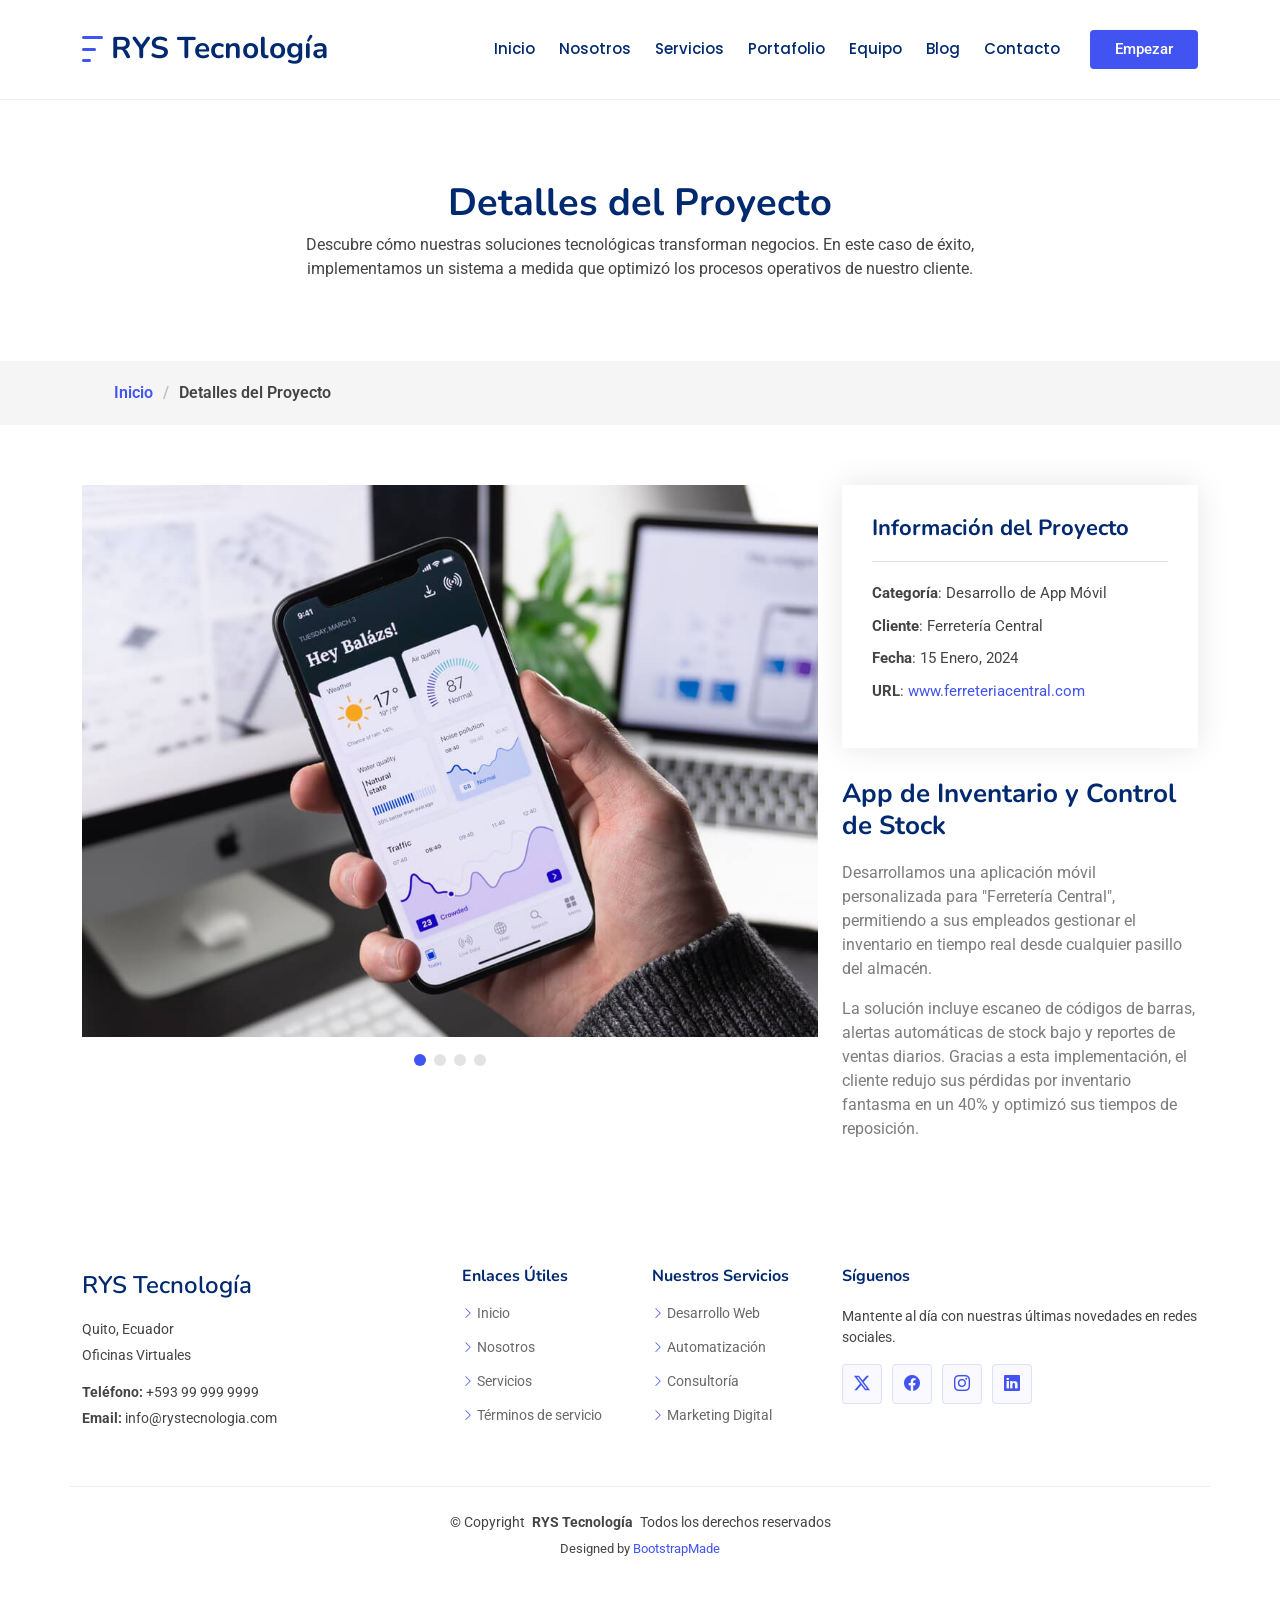
<file: portfolio-details.html>
<!DOCTYPE html>
<html lang="en">

<head>
  <meta charset="utf-8">
  <meta content="width=device-width, initial-scale=1.0" name="viewport">
  <title>Detalles del Portafolio - RYS Tecnología</title>
  <meta name="description" content="">
  <meta name="keywords" content="">

  <!-- Favicons -->
  <link href="assets/img/favicon.png" rel="icon">
  <link href="assets/img/apple-touch-icon.png" rel="apple-touch-icon">

  <!-- Fonts -->
  <link href="https://fonts.googleapis.com" rel="preconnect">
  <link href="https://fonts.gstatic.com" rel="preconnect" crossorigin>
  <link href="https://fonts.googleapis.com/css2?family=Roboto:ital,wght@0,100;0,300;0,400;0,500;0,700;0,900;1,100;1,300;1,400;1,500;1,700;1,900&family=Poppins:ital,wght@0,100;0,200;0,300;0,400;0,500;0,600;0,700;0,800;0,900;1,100;1,200;1,300;1,400;1,500;1,600;1,700;1,800;1,900&family=Nunito:ital,wght@0,200;0,300;0,400;0,500;0,600;0,700;0,800;0,900;1,200;1,300;1,400;1,500;1,600;1,700;1,800;1,900&display=swap" rel="stylesheet">

  <!-- Vendor CSS Files -->
  <link href="assets/vendor/bootstrap/css/bootstrap.min.css" rel="stylesheet">
  <link href="assets/vendor/bootstrap-icons/bootstrap-icons.css" rel="stylesheet">
  <link href="assets/vendor/aos/aos.css" rel="stylesheet">
  <link href="assets/vendor/glightbox/css/glightbox.min.css" rel="stylesheet">
  <link href="assets/vendor/swiper/swiper-bundle.min.css" rel="stylesheet">

  <!-- Main CSS File -->
  <link href="assets/css/main.css" rel="stylesheet">

  <!-- =======================================================
  * Template Name: FlexStart
  * Template URL: https://bootstrapmade.com/flexstart-bootstrap-startup-template/
  * Updated: Nov 01 2024 with Bootstrap v5.3.3
  * Author: BootstrapMade.com
  * License: https://bootstrapmade.com/license/
  ======================================================== -->
</head>

<body class="portfolio-details-page">

  <header id="header" class="header d-flex align-items-center sticky-top">
    <div class="container-fluid container-xl position-relative d-flex align-items-center">

      <a href="index.html" class="logo d-flex align-items-center me-auto">
        <!-- Uncomment the line below if you also wish to use an image logo -->
        <img src="assets/img/logo.png" alt="">
        <h1 class="sitename">RYS Tecnología</h1>
      </a>

      <nav id="navmenu" class="navmenu">
        <ul>
          <li><a href="index.html#hero">Inicio<br></a></li>
          <li><a href="index.html#about">Nosotros</a></li>
          <li><a href="index.html#services">Servicios</a></li>
          <li><a href="index.html#portfolio">Portafolio</a></li>
          <li><a href="index.html#team">Equipo</a></li>
          <li><a href="blog.html">Blog</a></li>
          <li><a href="index.html#contact">Contacto</a></li>
        </ul>
        <i class="mobile-nav-toggle d-xl-none bi bi-list"></i>
      </nav>

      <a class="btn-getstarted flex-md-shrink-0" href="index.html#about">Empezar</a>

    </div>
  </header>

  <main class="main">

    <!-- Page Title -->
    <div class="page-title">
      <div class="heading">
        <div class="container">
          <div class="row d-flex justify-content-center text-center">
            <div class="col-lg-8">
              <h1>Detalles del Proyecto</h1>
              <p class="mb-0">Descubre cómo nuestras soluciones tecnológicas transforman negocios. En este caso de éxito, implementamos un sistema a medida que optimizó los procesos operativos de nuestro cliente.</p>
            </div>
          </div>
        </div>
      </div>
      <nav class="breadcrumbs">
        <div class="container">
          <ol>
            <li><a href="index.html">Inicio</a></li>
            <li class="current">Detalles del Proyecto</li>
          </ol>
        </div>
      </nav>
    </div><!-- End Page Title -->

    <!-- Portfolio Details Section -->
    <section id="portfolio-details" class="portfolio-details section">

      <div class="container" data-aos="fade-up" data-aos-delay="100">

        <div class="row gy-4">

          <div class="col-lg-8">
            <div class="portfolio-details-slider swiper init-swiper">

              <script type="application/json" class="swiper-config">
                {
                  "loop": true,
                  "speed": 600,
                  "autoplay": {
                    "delay": 5000
                  },
                  "slidesPerView": "auto",
                  "pagination": {
                    "el": ".swiper-pagination",
                    "type": "bullets",
                    "clickable": true
                  }
                }
              </script>

              <div class="swiper-wrapper align-items-center">

                <div class="swiper-slide">
                  <img src="assets/img/portfolio/app-1.jpg" alt="">
                </div>

                <div class="swiper-slide">
                  <img src="assets/img/portfolio/product-1.jpg" alt="">
                </div>

                <div class="swiper-slide">
                  <img src="assets/img/portfolio/branding-1.jpg" alt="">
                </div>

                <div class="swiper-slide">
                  <img src="assets/img/portfolio/books-1.jpg" alt="">
                </div>

              </div>
              <div class="swiper-pagination"></div>
            </div>
          </div>

          <div class="col-lg-4">
            <div class="portfolio-info" data-aos="fade-up" data-aos-delay="200">
              <h3>Información del Proyecto</h3>
              <ul>
                <li><strong>Categoría</strong>: Desarrollo de App Móvil</li>
                <li><strong>Cliente</strong>: Ferretería Central</li>
                <li><strong>Fecha</strong>: 15 Enero, 2024</li>
                <li><strong>URL</strong>: <a href="#">www.ferreteriacentral.com</a></li>
              </ul>
            </div>
            <div class="portfolio-description" data-aos="fade-up" data-aos-delay="300">
              <h2>App de Inventario y Control de Stock</h2>
              <p>
                Desarrollamos una aplicación móvil personalizada para "Ferretería Central", permitiendo a sus empleados gestionar el inventario en tiempo real desde cualquier pasillo del almacén.
              </p>
              <p>
                La solución incluye escaneo de códigos de barras, alertas automáticas de stock bajo y reportes de ventas diarios. Gracias a esta implementación, el cliente redujo sus pérdidas por inventario fantasma en un 40% y optimizó sus tiempos de reposición.
              </p>
            </div>
          </div>

        </div>

      </div>

    </section><!-- /Portfolio Details Section -->

  </main>

  <footer id="footer" class="footer">

    <div class="container footer-top">
      <div class="row gy-4">
        <div class="col-lg-4 col-md-6 footer-about">
          <a href="index.html" class="d-flex align-items-center">
            <span class="sitename">RYS Tecnología</span>
          </a>
          <div class="footer-contact pt-3">
            <p>Quito, Ecuador</p>
            <p>Oficinas Virtuales</p>
            <p class="mt-3"><strong>Teléfono:</strong> <span>+593 99 999 9999</span></p>
            <p><strong>Email:</strong> <span>info@rystecnologia.com</span></p>
          </div>
        </div>

        <div class="col-lg-2 col-md-3 footer-links">
          <h4>Enlaces Útiles</h4>
          <ul>
            <li><i class="bi bi-chevron-right"></i> <a href="index.html">Inicio</a></li>
            <li><i class="bi bi-chevron-right"></i> <a href="index.html#about">Nosotros</a></li>
            <li><i class="bi bi-chevron-right"></i> <a href="index.html#services">Servicios</a></li>
            <li><i class="bi bi-chevron-right"></i> <a href="#">Términos de servicio</a></li>
          </ul>
        </div>

        <div class="col-lg-2 col-md-3 footer-links">
          <h4>Nuestros Servicios</h4>
          <ul>
            <li><i class="bi bi-chevron-right"></i> <a href="#">Desarrollo Web</a></li>
            <li><i class="bi bi-chevron-right"></i> <a href="#">Automatización</a></li>
            <li><i class="bi bi-chevron-right"></i> <a href="#">Consultoría</a></li>
            <li><i class="bi bi-chevron-right"></i> <a href="#">Marketing Digital</a></li>
          </ul>
        </div>

        <div class="col-lg-4 col-md-12">
          <h4>Síguenos</h4>
          <p>Mantente al día con nuestras últimas novedades en redes sociales.</p>
          <div class="social-links d-flex">
            <a href=""><i class="bi bi-twitter-x"></i></a>
            <a href=""><i class="bi bi-facebook"></i></a>
            <a href=""><i class="bi bi-instagram"></i></a>
            <a href=""><i class="bi bi-linkedin"></i></a>
          </div>
        </div>

      </div>
    </div>

    <div class="container copyright text-center mt-4">
      <p>© <span>Copyright</span> <strong class="px-1 sitename">RYS Tecnología</strong> <span>Todos los derechos reservados</span></p>
      <div class="credits">
        <!-- All the links in the footer should remain intact. -->
        <!-- You can delete the links only if you've purchased the pro version. -->
        <!-- Licensing information: https://bootstrapmade.com/license/ -->
        <!-- Purchase the pro version with working PHP/AJAX contact form: [buy-url] -->
        Designed by <a href="https://bootstrapmade.com/">BootstrapMade</a>
      </div>
    </div>

  </footer>

  <!-- Scroll Top -->
  <a href="#" id="scroll-top" class="scroll-top d-flex align-items-center justify-content-center"><i class="bi bi-arrow-up-short"></i></a>

  <!-- Vendor JS Files -->
  <script src="assets/vendor/bootstrap/js/bootstrap.bundle.min.js"></script>
  <script src="assets/vendor/php-email-form/validate.js"></script>
  <script src="assets/vendor/aos/aos.js"></script>
  <script src="assets/vendor/glightbox/js/glightbox.min.js"></script>
  <script src="assets/vendor/purecounter/purecounter_vanilla.js"></script>
  <script src="assets/vendor/imagesloaded/imagesloaded.pkgd.min.js"></script>
  <script src="assets/vendor/isotope-layout/isotope.pkgd.min.js"></script>
  <script src="assets/vendor/swiper/swiper-bundle.min.js"></script>

  <!-- Main JS File -->
  <script src="assets/js/main.js"></script>

</body>

</html>
</file>
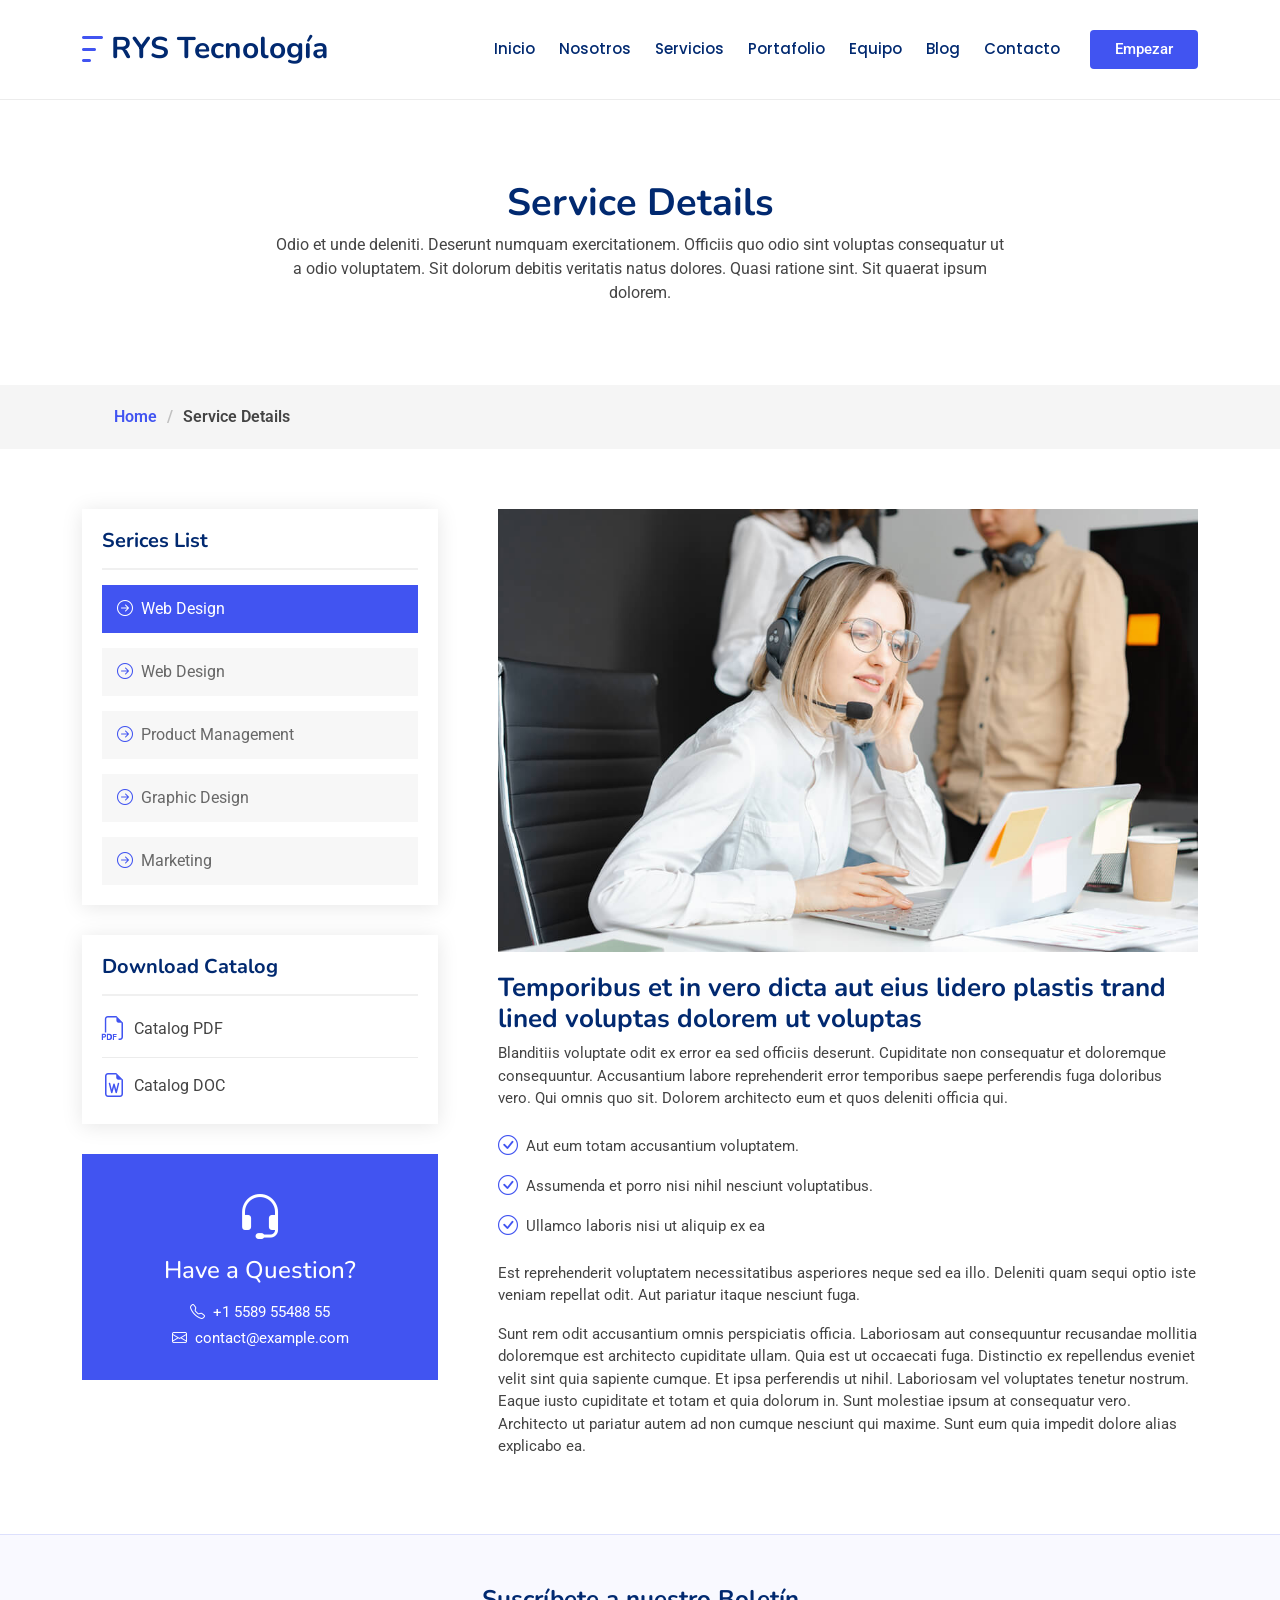
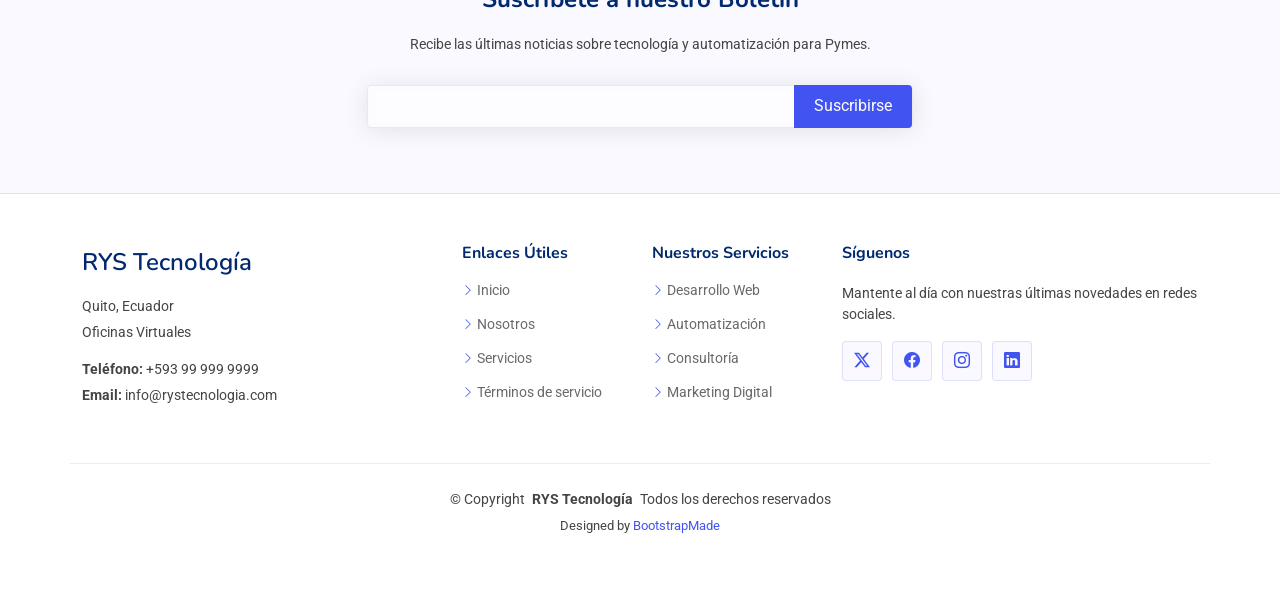
<file: service-details.html>
<!DOCTYPE html>
<html lang="en">

<head>
  <meta charset="utf-8">
  <meta content="width=device-width, initial-scale=1.0" name="viewport">
  <title>Detalles del Servicio - RYS Tecnología</title>
  <meta name="description" content="">
  <meta name="keywords" content="">

  <!-- Favicons -->
  <link href="assets/img/favicon.png" rel="icon">
  <link href="assets/img/apple-touch-icon.png" rel="apple-touch-icon">

  <!-- Fonts -->
  <link href="https://fonts.googleapis.com" rel="preconnect">
  <link href="https://fonts.gstatic.com" rel="preconnect" crossorigin>
  <link href="https://fonts.googleapis.com/css2?family=Roboto:ital,wght@0,100;0,300;0,400;0,500;0,700;0,900;1,100;1,300;1,400;1,500;1,700;1,900&family=Poppins:ital,wght@0,100;0,200;0,300;0,400;0,500;0,600;0,700;0,800;0,900;1,100;1,200;1,300;1,400;1,500;1,600;1,700;1,800;1,900&family=Nunito:ital,wght@0,200;0,300;0,400;0,500;0,600;0,700;0,800;0,900;1,200;1,300;1,400;1,500;1,600;1,700;1,800;1,900&display=swap" rel="stylesheet">

  <!-- Vendor CSS Files -->
  <link href="assets/vendor/bootstrap/css/bootstrap.min.css" rel="stylesheet">
  <link href="assets/vendor/bootstrap-icons/bootstrap-icons.css" rel="stylesheet">
  <link href="assets/vendor/aos/aos.css" rel="stylesheet">
  <link href="assets/vendor/glightbox/css/glightbox.min.css" rel="stylesheet">
  <link href="assets/vendor/swiper/swiper-bundle.min.css" rel="stylesheet">

  <!-- Main CSS File -->
  <link href="assets/css/main.css" rel="stylesheet">

  <!-- =======================================================
  * Template Name: FlexStart
  * Template URL: https://bootstrapmade.com/flexstart-bootstrap-startup-template/
  * Updated: Nov 01 2024 with Bootstrap v5.3.3
  * Author: BootstrapMade.com
  * License: https://bootstrapmade.com/license/
  ======================================================== -->
</head>

<body class="service-details-page">

  <header id="header" class="header d-flex align-items-center sticky-top">
    <div class="container-fluid container-xl position-relative d-flex align-items-center">

      <a href="index.html" class="logo d-flex align-items-center me-auto">
        <!-- Uncomment the line below if you also wish to use an image logo -->
        <img src="assets/img/logo.png" alt="">
        <h1 class="sitename">RYS Tecnología</h1>
      </a>

      <nav id="navmenu" class="navmenu">
        <ul>
          <li><a href="index.html#hero">Inicio<br></a></li>
          <li><a href="index.html#about">Nosotros</a></li>
          <li><a href="index.html#services">Servicios</a></li>
          <li><a href="index.html#portfolio">Portafolio</a></li>
          <li><a href="index.html#team">Equipo</a></li>
          <li><a href="blog.html">Blog</a></li>
          <li><a href="index.html#contact">Contacto</a></li>
        </ul>
        <i class="mobile-nav-toggle d-xl-none bi bi-list"></i>
      </nav>

      <a class="btn-getstarted flex-md-shrink-0" href="index.html#about">Empezar</a>

    </div>
  </header>

  <main class="main">

    <!-- Page Title -->
    <div class="page-title">
      <div class="heading">
        <div class="container">
          <div class="row d-flex justify-content-center text-center">
            <div class="col-lg-8">
              <h1>Service Details</h1>
              <p class="mb-0">Odio et unde deleniti. Deserunt numquam exercitationem. Officiis quo odio sint voluptas consequatur ut a odio voluptatem. Sit dolorum debitis veritatis natus dolores. Quasi ratione sint. Sit quaerat ipsum dolorem.</p>
            </div>
          </div>
        </div>
      </div>
      <nav class="breadcrumbs">
        <div class="container">
          <ol>
            <li><a href="index.html">Home</a></li>
            <li class="current">Service Details</li>
          </ol>
        </div>
      </nav>
    </div><!-- End Page Title -->

    <!-- Service Details Section -->
    <section id="service-details" class="service-details section">

      <div class="container">

        <div class="row gy-5">

          <div class="col-lg-4" data-aos="fade-up" data-aos-delay="100">

            <div class="service-box">
              <h4>Serices List</h4>
              <div class="services-list">
                <a href="#" class="active"><i class="bi bi-arrow-right-circle"></i><span>Web Design</span></a>
                <a href="#"><i class="bi bi-arrow-right-circle"></i><span>Web Design</span></a>
                <a href="#"><i class="bi bi-arrow-right-circle"></i><span>Product Management</span></a>
                <a href="#"><i class="bi bi-arrow-right-circle"></i><span>Graphic Design</span></a>
                <a href="#"><i class="bi bi-arrow-right-circle"></i><span>Marketing</span></a>
              </div>
            </div><!-- End Services List -->

            <div class="service-box">
              <h4>Download Catalog</h4>
              <div class="download-catalog">
                <a href="#"><i class="bi bi-filetype-pdf"></i><span>Catalog PDF</span></a>
                <a href="#"><i class="bi bi-file-earmark-word"></i><span>Catalog DOC</span></a>
              </div>
            </div><!-- End Services List -->

            <div class="help-box d-flex flex-column justify-content-center align-items-center">
              <i class="bi bi-headset help-icon"></i>
              <h4>Have a Question?</h4>
              <p class="d-flex align-items-center mt-2 mb-0"><i class="bi bi-telephone me-2"></i> <span>+1 5589 55488 55</span></p>
              <p class="d-flex align-items-center mt-1 mb-0"><i class="bi bi-envelope me-2"></i> <a href="mailto:contact@example.com">contact@example.com</a></p>
            </div>

          </div>

          <div class="col-lg-8 ps-lg-5" data-aos="fade-up" data-aos-delay="200">
            <img src="assets/img/services.jpg" alt="" class="img-fluid services-img">
            <h3>Temporibus et in vero dicta aut eius lidero plastis trand lined voluptas dolorem ut voluptas</h3>
            <p>
              Blanditiis voluptate odit ex error ea sed officiis deserunt. Cupiditate non consequatur et doloremque consequuntur. Accusantium labore reprehenderit error temporibus saepe perferendis fuga doloribus vero. Qui omnis quo sit. Dolorem architecto eum et quos deleniti officia qui.
            </p>
            <ul>
              <li><i class="bi bi-check-circle"></i> <span>Aut eum totam accusantium voluptatem.</span></li>
              <li><i class="bi bi-check-circle"></i> <span>Assumenda et porro nisi nihil nesciunt voluptatibus.</span></li>
              <li><i class="bi bi-check-circle"></i> <span>Ullamco laboris nisi ut aliquip ex ea</span></li>
            </ul>
            <p>
              Est reprehenderit voluptatem necessitatibus asperiores neque sed ea illo. Deleniti quam sequi optio iste veniam repellat odit. Aut pariatur itaque nesciunt fuga.
            </p>
            <p>
              Sunt rem odit accusantium omnis perspiciatis officia. Laboriosam aut consequuntur recusandae mollitia doloremque est architecto cupiditate ullam. Quia est ut occaecati fuga. Distinctio ex repellendus eveniet velit sint quia sapiente cumque. Et ipsa perferendis ut nihil. Laboriosam vel voluptates tenetur nostrum. Eaque iusto cupiditate et totam et quia dolorum in. Sunt molestiae ipsum at consequatur vero. Architecto ut pariatur autem ad non cumque nesciunt qui maxime. Sunt eum quia impedit dolore alias explicabo ea.
            </p>
          </div>

        </div>

      </div>

    </section><!-- /Service Details Section -->

  </main>

  <footer id="footer" class="footer">

    <div class="footer-newsletter">
      <div class="container">
        <div class="row justify-content-center text-center">
          <div class="col-lg-6">
            <h4>Suscríbete a nuestro Boletín</h4>
            <p>Recibe las últimas noticias sobre tecnología y automatización para Pymes.</p>
            <form action="forms/newsletter.php" method="post" class="php-email-form">
              <div class="newsletter-form"><input type="email" name="email"><input type="submit" value="Suscribirse"></div>
              <div class="loading">Cargando</div>
              <div class="error-message"></div>
              <div class="sent-message">Tu solicitud de suscripción ha sido enviada. ¡Gracias!</div>
            </form>
          </div>
        </div>
      </div>
    </div>

    <div class="container footer-top">
      <div class="row gy-4">
        <div class="col-lg-4 col-md-6 footer-about">
          <a href="index.html" class="d-flex align-items-center">
            <span class="sitename">RYS Tecnología</span>
          </a>
          <div class="footer-contact pt-3">
            <p>Quito, Ecuador</p>
            <p>Oficinas Virtuales</p>
            <p class="mt-3"><strong>Teléfono:</strong> <span>+593 99 999 9999</span></p>
            <p><strong>Email:</strong> <span>info@rystecnologia.com</span></p>
          </div>
        </div>

        <div class="col-lg-2 col-md-3 footer-links">
          <h4>Enlaces Útiles</h4>
          <ul>
            <li><i class="bi bi-chevron-right"></i> <a href="index.html">Inicio</a></li>
            <li><i class="bi bi-chevron-right"></i> <a href="index.html#about">Nosotros</a></li>
            <li><i class="bi bi-chevron-right"></i> <a href="index.html#services">Servicios</a></li>
            <li><i class="bi bi-chevron-right"></i> <a href="#">Términos de servicio</a></li>
          </ul>
        </div>

        <div class="col-lg-2 col-md-3 footer-links">
          <h4>Nuestros Servicios</h4>
          <ul>
            <li><i class="bi bi-chevron-right"></i> <a href="#">Desarrollo Web</a></li>
            <li><i class="bi bi-chevron-right"></i> <a href="#">Automatización</a></li>
            <li><i class="bi bi-chevron-right"></i> <a href="#">Consultoría</a></li>
            <li><i class="bi bi-chevron-right"></i> <a href="#">Marketing Digital</a></li>
          </ul>
        </div>

        <div class="col-lg-4 col-md-12">
          <h4>Síguenos</h4>
          <p>Mantente al día con nuestras últimas novedades en redes sociales.</p>
          <div class="social-links d-flex">
            <a href=""><i class="bi bi-twitter-x"></i></a>
            <a href=""><i class="bi bi-facebook"></i></a>
            <a href=""><i class="bi bi-instagram"></i></a>
            <a href=""><i class="bi bi-linkedin"></i></a>
          </div>
        </div>

      </div>
    </div>

    <div class="container copyright text-center mt-4">
      <p>© <span>Copyright</span> <strong class="px-1 sitename">RYS Tecnología</strong> <span>Todos los derechos reservados</span></p>
      <div class="credits">
        <!-- All the links in the footer should remain intact. -->
        <!-- You can delete the links only if you've purchased the pro version. -->
        <!-- Licensing information: https://bootstrapmade.com/license/ -->
        <!-- Purchase the pro version with working PHP/AJAX contact form: [buy-url] -->
        Designed by <a href="https://bootstrapmade.com/">BootstrapMade</a>
      </div>
    </div>

  </footer>

  <!-- Scroll Top -->
  <a href="#" id="scroll-top" class="scroll-top d-flex align-items-center justify-content-center"><i class="bi bi-arrow-up-short"></i></a>

  <!-- Vendor JS Files -->
  <script src="assets/vendor/bootstrap/js/bootstrap.bundle.min.js"></script>
  <script src="assets/vendor/php-email-form/validate.js"></script>
  <script src="assets/vendor/aos/aos.js"></script>
  <script src="assets/vendor/glightbox/js/glightbox.min.js"></script>
  <script src="assets/vendor/purecounter/purecounter_vanilla.js"></script>
  <script src="assets/vendor/imagesloaded/imagesloaded.pkgd.min.js"></script>
  <script src="assets/vendor/isotope-layout/isotope.pkgd.min.js"></script>
  <script src="assets/vendor/swiper/swiper-bundle.min.js"></script>

  <!-- Main JS File -->
  <script src="assets/js/main.js"></script>

</body>

</html>
</file>
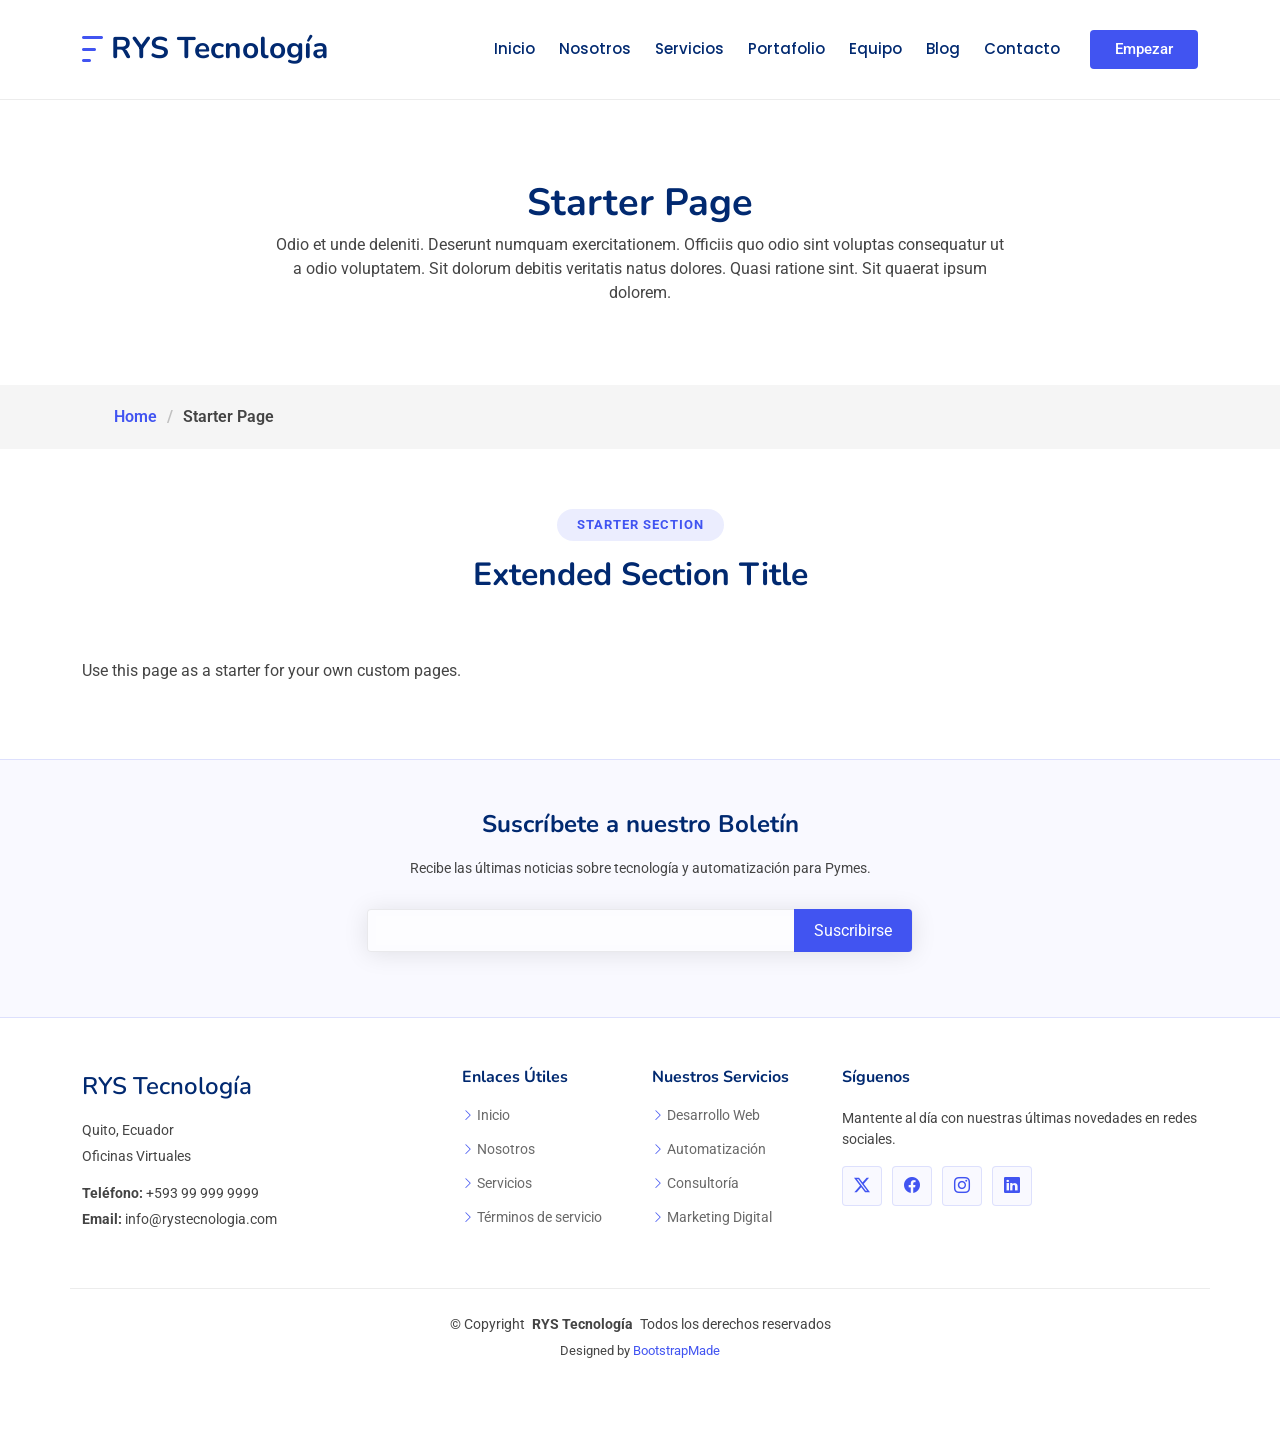
<file: starter-page.html>
<!DOCTYPE html>
<html lang="en">

<head>
  <meta charset="utf-8">
  <meta content="width=device-width, initial-scale=1.0" name="viewport">
  <title>Página de Inicio - RYS Tecnología</title>
  <meta name="description" content="">
  <meta name="keywords" content="">

  <!-- Favicons -->
  <link href="assets/img/favicon.png" rel="icon">
  <link href="assets/img/apple-touch-icon.png" rel="apple-touch-icon">

  <!-- Fonts -->
  <link href="https://fonts.googleapis.com" rel="preconnect">
  <link href="https://fonts.gstatic.com" rel="preconnect" crossorigin>
  <link href="https://fonts.googleapis.com/css2?family=Roboto:ital,wght@0,100;0,300;0,400;0,500;0,700;0,900;1,100;1,300;1,400;1,500;1,700;1,900&family=Poppins:ital,wght@0,100;0,200;0,300;0,400;0,500;0,600;0,700;0,800;0,900;1,100;1,200;1,300;1,400;1,500;1,600;1,700;1,800;1,900&family=Nunito:ital,wght@0,200;0,300;0,400;0,500;0,600;0,700;0,800;0,900;1,200;1,300;1,400;1,500;1,600;1,700;1,800;1,900&display=swap" rel="stylesheet">

  <!-- Vendor CSS Files -->
  <link href="assets/vendor/bootstrap/css/bootstrap.min.css" rel="stylesheet">
  <link href="assets/vendor/bootstrap-icons/bootstrap-icons.css" rel="stylesheet">
  <link href="assets/vendor/aos/aos.css" rel="stylesheet">
  <link href="assets/vendor/glightbox/css/glightbox.min.css" rel="stylesheet">
  <link href="assets/vendor/swiper/swiper-bundle.min.css" rel="stylesheet">

  <!-- Main CSS File -->
  <link href="assets/css/main.css" rel="stylesheet">

  <!-- =======================================================
  * Template Name: FlexStart
  * Template URL: https://bootstrapmade.com/flexstart-bootstrap-startup-template/
  * Updated: Nov 01 2024 with Bootstrap v5.3.3
  * Author: BootstrapMade.com
  * License: https://bootstrapmade.com/license/
  ======================================================== -->
</head>

<body class="starter-page-page">

  <header id="header" class="header d-flex align-items-center sticky-top">
    <div class="container-fluid container-xl position-relative d-flex align-items-center">

      <a href="index.html" class="logo d-flex align-items-center me-auto">
        <!-- Uncomment the line below if you also wish to use an image logo -->
        <img src="assets/img/logo.png" alt="">
        <h1 class="sitename">RYS Tecnología</h1>
      </a>

      <nav id="navmenu" class="navmenu">
        <ul>
          <li><a href="index.html#hero">Inicio<br></a></li>
          <li><a href="index.html#about">Nosotros</a></li>
          <li><a href="index.html#services">Servicios</a></li>
          <li><a href="index.html#portfolio">Portafolio</a></li>
          <li><a href="index.html#team">Equipo</a></li>
          <li><a href="blog.html">Blog</a></li>
          <li><a href="index.html#contact">Contacto</a></li>
        </ul>
        <i class="mobile-nav-toggle d-xl-none bi bi-list"></i>
      </nav>

      <a class="btn-getstarted flex-md-shrink-0" href="index.html#about">Empezar</a>

    </div>
  </header>

  <main class="main">

    <!-- Page Title -->
    <div class="page-title">
      <div class="heading">
        <div class="container">
          <div class="row d-flex justify-content-center text-center">
            <div class="col-lg-8">
              <h1>Starter Page</h1>
              <p class="mb-0">Odio et unde deleniti. Deserunt numquam exercitationem. Officiis quo odio sint voluptas consequatur ut a odio voluptatem. Sit dolorum debitis veritatis natus dolores. Quasi ratione sint. Sit quaerat ipsum dolorem.</p>
            </div>
          </div>
        </div>
      </div>
      <nav class="breadcrumbs">
        <div class="container">
          <ol>
            <li><a href="index.html">Home</a></li>
            <li class="current">Starter Page</li>
          </ol>
        </div>
      </nav>
    </div><!-- End Page Title -->

    <!-- Starter Section Section -->
    <section id="starter-section" class="starter-section section">

      <!-- Section Title -->
      <div class="container section-title" data-aos="fade-up">
        <h2>Starter Section</h2>
        <p>Extended Section Title</p>
      </div><!-- End Section Title -->

      <div class="container" data-aos="fade-up">
        <p>Use this page as a starter for your own custom pages.</p>
      </div>

    </section><!-- /Starter Section Section -->

  </main>

  <footer id="footer" class="footer">

    <div class="footer-newsletter">
      <div class="container">
        <div class="row justify-content-center text-center">
          <div class="col-lg-6">
            <h4>Suscríbete a nuestro Boletín</h4>
            <p>Recibe las últimas noticias sobre tecnología y automatización para Pymes.</p>
            <form action="forms/newsletter.php" method="post" class="php-email-form">
              <div class="newsletter-form"><input type="email" name="email"><input type="submit" value="Suscribirse"></div>
              <div class="loading">Cargando</div>
              <div class="error-message"></div>
              <div class="sent-message">Tu solicitud de suscripción ha sido enviada. ¡Gracias!</div>
            </form>
          </div>
        </div>
      </div>
    </div>

    <div class="container footer-top">
      <div class="row gy-4">
        <div class="col-lg-4 col-md-6 footer-about">
          <a href="index.html" class="d-flex align-items-center">
            <span class="sitename">RYS Tecnología</span>
          </a>
          <div class="footer-contact pt-3">
            <p>Quito, Ecuador</p>
            <p>Oficinas Virtuales</p>
            <p class="mt-3"><strong>Teléfono:</strong> <span>+593 99 999 9999</span></p>
            <p><strong>Email:</strong> <span>info@rystecnologia.com</span></p>
          </div>
        </div>

        <div class="col-lg-2 col-md-3 footer-links">
          <h4>Enlaces Útiles</h4>
          <ul>
            <li><i class="bi bi-chevron-right"></i> <a href="index.html">Inicio</a></li>
            <li><i class="bi bi-chevron-right"></i> <a href="index.html#about">Nosotros</a></li>
            <li><i class="bi bi-chevron-right"></i> <a href="index.html#services">Servicios</a></li>
            <li><i class="bi bi-chevron-right"></i> <a href="#">Términos de servicio</a></li>
          </ul>
        </div>

        <div class="col-lg-2 col-md-3 footer-links">
          <h4>Nuestros Servicios</h4>
          <ul>
            <li><i class="bi bi-chevron-right"></i> <a href="#">Desarrollo Web</a></li>
            <li><i class="bi bi-chevron-right"></i> <a href="#">Automatización</a></li>
            <li><i class="bi bi-chevron-right"></i> <a href="#">Consultoría</a></li>
            <li><i class="bi bi-chevron-right"></i> <a href="#">Marketing Digital</a></li>
          </ul>
        </div>

        <div class="col-lg-4 col-md-12">
          <h4>Síguenos</h4>
          <p>Mantente al día con nuestras últimas novedades en redes sociales.</p>
          <div class="social-links d-flex">
            <a href=""><i class="bi bi-twitter-x"></i></a>
            <a href=""><i class="bi bi-facebook"></i></a>
            <a href=""><i class="bi bi-instagram"></i></a>
            <a href=""><i class="bi bi-linkedin"></i></a>
          </div>
        </div>

      </div>
    </div>

    <div class="container copyright text-center mt-4">
      <p>© <span>Copyright</span> <strong class="px-1 sitename">RYS Tecnología</strong> <span>Todos los derechos reservados</span></p>
      <div class="credits">
        <!-- All the links in the footer should remain intact. -->
        <!-- You can delete the links only if you've purchased the pro version. -->
        <!-- Licensing information: https://bootstrapmade.com/license/ -->
        <!-- Purchase the pro version with working PHP/AJAX contact form: [buy-url] -->
        Designed by <a href="https://bootstrapmade.com/">BootstrapMade</a>
      </div>
    </div>

  </footer>

  <!-- Scroll Top -->
  <a href="#" id="scroll-top" class="scroll-top d-flex align-items-center justify-content-center"><i class="bi bi-arrow-up-short"></i></a>

  <!-- Vendor JS Files -->
  <script src="assets/vendor/bootstrap/js/bootstrap.bundle.min.js"></script>
  <script src="assets/vendor/php-email-form/validate.js"></script>
  <script src="assets/vendor/aos/aos.js"></script>
  <script src="assets/vendor/glightbox/js/glightbox.min.js"></script>
  <script src="assets/vendor/purecounter/purecounter_vanilla.js"></script>
  <script src="assets/vendor/imagesloaded/imagesloaded.pkgd.min.js"></script>
  <script src="assets/vendor/isotope-layout/isotope.pkgd.min.js"></script>
  <script src="assets/vendor/swiper/swiper-bundle.min.js"></script>

  <!-- Main JS File -->
  <script src="assets/js/main.js"></script>

</body>

</html>
</file>
<file: assets/css/main.css>
/**
* Template Name: FlexStart
* Template URL: https://bootstrapmade.com/flexstart-bootstrap-startup-template/
* Updated: Nov 01 2024 with Bootstrap v5.3.3
* Author: BootstrapMade.com
* License: https://bootstrapmade.com/license/
*/

/*--------------------------------------------------------------
# Font & Color Variables
# Help: https://bootstrapmade.com/color-system/
--------------------------------------------------------------*/
/* Fonts */
:root {
  --default-font: "Roboto",  system-ui, -apple-system, "Segoe UI", Roboto, "Helvetica Neue", Arial, "Noto Sans", "Liberation Sans", sans-serif, "Apple Color Emoji", "Segoe UI Emoji", "Segoe UI Symbol", "Noto Color Emoji";
  --heading-font: "Nunito",  sans-serif;
  --nav-font: "Poppins",  sans-serif;
}

/* Global Colors - The following color variables are used throughout the website. Updating them here will change the color scheme of the entire website */
:root { 
  --background-color: #ffffff; /* Background color for the entire website, including individual sections */
  --default-color: #444444; /* Default color used for the majority of the text content across the entire website */
  --heading-color: #012970; /* Color for headings, subheadings and title throughout the website */
  --accent-color: #4154f1; /* Accent color that represents your brand on the website. It's used for buttons, links, and other elements that need to stand out */
  --surface-color: #ffffff; /* The surface color is used as a background of boxed elements within sections, such as cards, icon boxes, or other elements that require a visual separation from the global background. */
  --contrast-color: #ffffff; /* Contrast color for text, ensuring readability against backgrounds of accent, heading, or default colors. */
}

/* Nav Menu Colors - The following color variables are used specifically for the navigation menu. They are separate from the global colors to allow for more customization options */
:root {
  --nav-color: #012970;  /* The default color of the main navmenu links */
  --nav-hover-color: #4154f1; /* Applied to main navmenu links when they are hovered over or active */
  --nav-mobile-background-color: #ffffff; /* Used as the background color for mobile navigation menu */
  --nav-dropdown-background-color: #ffffff; /* Used as the background color for dropdown items that appear when hovering over primary navigation items */
  --nav-dropdown-color: #212529; /* Used for navigation links of the dropdown items in the navigation menu. */
  --nav-dropdown-hover-color: #4154f1; /* Similar to --nav-hover-color, this color is applied to dropdown navigation links when they are hovered over. */
}

/* Color Presets - These classes override global colors when applied to any section or element, providing reuse of the sam color scheme. */

.light-background {
  --background-color: #f9f9f9;
  --surface-color: #ffffff;
}

.dark-background {
  --background-color: #060606;
  --default-color: #ffffff;
  --heading-color: #ffffff;
  --surface-color: #252525;
  --contrast-color: #ffffff;
}

/* Smooth scroll */
:root {
  scroll-behavior: smooth;
}

/*--------------------------------------------------------------
# General Styling & Shared Classes
--------------------------------------------------------------*/
body {
  color: var(--default-color);
  background-color: var(--background-color);
  font-family: var(--default-font);
}

a {
  color: var(--accent-color);
  text-decoration: none;
  transition: 0.3s;
}

a:hover {
  color: color-mix(in srgb, var(--accent-color), transparent 25%);
  text-decoration: none;
}

h1,
h2,
h3,
h4,
h5,
h6 {
  color: var(--heading-color);
  font-family: var(--heading-font);
}

/* PHP Email Form Messages
------------------------------*/
.php-email-form .error-message {
  display: none;
  background: #df1529;
  color: #ffffff;
  text-align: left;
  padding: 15px;
  margin-bottom: 24px;
  font-weight: 600;
}

.php-email-form .sent-message {
  display: none;
  color: #ffffff;
  background: #059652;
  text-align: center;
  padding: 15px;
  margin-bottom: 24px;
  font-weight: 600;
}

.php-email-form .loading {
  display: none;
  background: var(--surface-color);
  text-align: center;
  padding: 15px;
  margin-bottom: 24px;
}

.php-email-form .loading:before {
  content: "";
  display: inline-block;
  border-radius: 50%;
  width: 24px;
  height: 24px;
  margin: 0 10px -6px 0;
  border: 3px solid var(--accent-color);
  border-top-color: var(--surface-color);
  animation: php-email-form-loading 1s linear infinite;
}

@keyframes php-email-form-loading {
  0% {
    transform: rotate(0deg);
  }

  100% {
    transform: rotate(360deg);
  }
}

/*--------------------------------------------------------------
# Global Header
--------------------------------------------------------------*/
.header {
  color: var(--default-color);
  background-color: var(--background-color);
  padding: 20px 0;
  transition: all 0.5s;
  z-index: 997;
}

.header .logo {
  line-height: 1;
}

.header .logo img {
  max-height: 36px;
  margin-right: 8px;
}

.header .logo h1 {
  font-size: 30px;
  margin: 0;
  font-weight: 700;
  color: var(--heading-color);
}

.header .btn-getstarted,
.header .btn-getstarted:focus {
  color: var(--contrast-color);
  background: var(--accent-color);
  font-size: 15px;
  padding: 8px 25px;
  margin: 0 0 0 30px;
  border-radius: 4px;
  transition: 0.3s;
  font-weight: 500;
}

.header .btn-getstarted:hover,
.header .btn-getstarted:focus:hover {
  color: var(--contrast-color);
  background: color-mix(in srgb, var(--accent-color), transparent 15%);
}

@media (max-width: 1200px) {
  .header .logo {
    order: 1;
  }

  .header .btn-getstarted {
    order: 2;
    margin: 0 15px 0 0;
    padding: 6px 15px;
  }

  .header .navmenu {
    order: 3;
  }
}

.scrolled .header {
  box-shadow: 0px 0 18px rgba(0, 0, 0, 0.1);
}

/* Index Page Header
------------------------------*/
.index-page .header {
  --background-color: rgba(255, 255, 255, 0);
}

/* Index Page Header on Scroll
------------------------------*/
.index-page.scrolled .header {
  --background-color: #ffffff;
}

/*--------------------------------------------------------------
# Navigation Menu
--------------------------------------------------------------*/
/* Navmenu - Desktop */
@media (min-width: 1200px) {
  .navmenu {
    padding: 0;
  }

  .navmenu ul {
    margin: 0;
    padding: 0;
    display: flex;
    list-style: none;
    align-items: center;
  }

  .navmenu li {
    position: relative;
  }

  .navmenu a,
  .navmenu a:focus {
    color: var(--nav-color);
    padding: 18px 12px;
    font-size: 15px;
    font-family: var(--nav-font);
    font-weight: 500;
    display: flex;
    align-items: center;
    justify-content: space-between;
    white-space: nowrap;
    transition: 0.3s;
  }

  .navmenu a i,
  .navmenu a:focus i {
    font-size: 12px;
    line-height: 0;
    margin-left: 5px;
    transition: 0.3s;
  }

  .navmenu li:last-child a {
    padding-right: 0;
  }

  .navmenu li:hover>a,
  .navmenu .active,
  .navmenu .active:focus {
    color: var(--nav-hover-color);
  }

  .navmenu .dropdown ul {
    margin: 0;
    padding: 10px 0;
    background: var(--nav-dropdown-background-color);
    display: block;
    position: absolute;
    visibility: hidden;
    left: 14px;
    top: 130%;
    opacity: 0;
    transition: 0.3s;
    border-radius: 4px;
    z-index: 99;
    box-shadow: 0px 0px 30px rgba(0, 0, 0, 0.1);
  }

  .navmenu .dropdown ul li {
    min-width: 200px;
  }

  .navmenu .dropdown ul a {
    padding: 10px 20px;
    font-size: 15px;
    text-transform: none;
    color: var(--nav-dropdown-color);
  }

  .navmenu .dropdown ul a i {
    font-size: 12px;
  }

  .navmenu .dropdown ul a:hover,
  .navmenu .dropdown ul .active:hover,
  .navmenu .dropdown ul li:hover>a {
    color: var(--nav-dropdown-hover-color);
  }

  .navmenu .dropdown:hover>ul {
    opacity: 1;
    top: 100%;
    visibility: visible;
  }

  .navmenu .dropdown .dropdown ul {
    top: 0;
    left: -90%;
    visibility: hidden;
  }

  .navmenu .dropdown .dropdown:hover>ul {
    opacity: 1;
    top: 0;
    left: -100%;
    visibility: visible;
  }
}

/* Navmenu - Mobile */
@media (max-width: 1199px) {
  .mobile-nav-toggle {
    color: var(--nav-color);
    font-size: 28px;
    line-height: 0;
    margin-right: 10px;
    cursor: pointer;
    transition: color 0.3s;
  }

  .navmenu {
    padding: 0;
    z-index: 9997;
  }

  .navmenu ul {
    display: none;
    list-style: none;
    position: absolute;
    inset: 60px 20px 20px 20px;
    padding: 10px 0;
    margin: 0;
    border-radius: 6px;
    background-color: var(--nav-mobile-background-color);
    overflow-y: auto;
    transition: 0.3s;
    z-index: 9998;
    box-shadow: 0px 0px 30px rgba(0, 0, 0, 0.1);
  }

  .navmenu a,
  .navmenu a:focus {
    color: var(--nav-dropdown-color);
    padding: 10px 20px;
    font-family: var(--nav-font);
    font-size: 17px;
    font-weight: 500;
    display: flex;
    align-items: center;
    justify-content: space-between;
    white-space: nowrap;
    transition: 0.3s;
  }

  .navmenu a i,
  .navmenu a:focus i {
    font-size: 12px;
    line-height: 0;
    margin-left: 5px;
    width: 30px;
    height: 30px;
    display: flex;
    align-items: center;
    justify-content: center;
    border-radius: 50%;
    transition: 0.3s;
    background-color: color-mix(in srgb, var(--accent-color), transparent 90%);
  }

  .navmenu a i:hover,
  .navmenu a:focus i:hover {
    background-color: var(--accent-color);
    color: var(--contrast-color);
  }

  .navmenu a:hover,
  .navmenu .active,
  .navmenu .active:focus {
    color: var(--nav-dropdown-hover-color);
  }

  .navmenu .active i,
  .navmenu .active:focus i {
    background-color: var(--accent-color);
    color: var(--contrast-color);
    transform: rotate(180deg);
  }

  .navmenu .dropdown ul {
    position: static;
    display: none;
    z-index: 99;
    padding: 10px 0;
    margin: 10px 20px;
    background-color: var(--nav-dropdown-background-color);
    border: 1px solid color-mix(in srgb, var(--default-color), transparent 90%);
    box-shadow: none;
    transition: all 0.5s ease-in-out;
  }

  .navmenu .dropdown ul ul {
    background-color: rgba(33, 37, 41, 0.1);
  }

  .navmenu .dropdown>.dropdown-active {
    display: block;
    background-color: rgba(33, 37, 41, 0.03);
  }

  .mobile-nav-active {
    overflow: hidden;
  }

  .mobile-nav-active .mobile-nav-toggle {
    color: #fff;
    position: absolute;
    font-size: 32px;
    top: 15px;
    right: 15px;
    margin-right: 0;
    z-index: 9999;
  }

  .mobile-nav-active .navmenu {
    position: fixed;
    overflow: hidden;
    inset: 0;
    background: rgba(33, 37, 41, 0.8);
    transition: 0.3s;
  }

  .mobile-nav-active .navmenu>ul {
    display: block;
  }
}

/* Listing Dropdown - Desktop */
@media (min-width: 1200px) {
  .navmenu .listing-dropdown {
    position: static;
  }

  .navmenu .listing-dropdown ul {
    margin: 0;
    padding: 10px;
    background: var(--nav-dropdown-background-color);
    box-shadow: 0px 0px 20px rgba(0, 0, 0, 0.1);
    position: absolute;
    top: 130%;
    left: 0;
    right: 0;
    visibility: hidden;
    opacity: 0;
    display: flex;
    transition: 0.3s;
    border-radius: 4px;
    z-index: 99;
  }

  .navmenu .listing-dropdown ul li {
    flex: 1;
  }

  .navmenu .listing-dropdown ul li a,
  .navmenu .listing-dropdown ul li:hover>a {
    padding: 10px 20px;
    font-size: 15px;
    color: var(--nav-dropdown-color);
    background-color: var(--nav-dropdown-background-color);
  }

  .navmenu .listing-dropdown ul li a:hover,
  .navmenu .listing-dropdown ul li .active,
  .navmenu .listing-dropdown ul li .active:hover {
    color: var(--nav-dropdown-hover-color);
    background-color: var(--nav-dropdown-background-color);
  }

  .navmenu .listing-dropdown:hover>ul {
    opacity: 1;
    top: 100%;
    visibility: visible;
  }
}

/* Listing Dropdown - Mobile */
@media (max-width: 1199px) {
  .navmenu .listing-dropdown ul {
    position: static;
    display: none;
    z-index: 99;
    padding: 10px 0;
    margin: 10px 20px;
    background-color: var(--nav-dropdown-background-color);
    border: 1px solid color-mix(in srgb, var(--default-color), transparent 90%);
    box-shadow: none;
    transition: all 0.5s ease-in-out;
  }

  .navmenu .listing-dropdown ul ul {
    background-color: rgba(33, 37, 41, 0.1);
  }

  .navmenu .listing-dropdown>.dropdown-active {
    display: block;
    background-color: rgba(33, 37, 41, 0.03);
  }
}

/*--------------------------------------------------------------
# Global Footer
--------------------------------------------------------------*/
.footer {
  color: var(--default-color);
  background-color: var(--background-color);
  font-size: 14px;
  padding-bottom: 50px;
  position: relative;
}

.footer .footer-newsletter {
  background-color: color-mix(in srgb, var(--accent-color), transparent 97%);
  border-top: 1px solid color-mix(in srgb, var(--accent-color), transparent 85%);
  border-bottom: 1px solid color-mix(in srgb, var(--accent-color), transparent 85%);
  padding: 50px 0;
}

.footer .footer-newsletter h4 {
  font-size: 24px;
}

.footer .footer-newsletter .newsletter-form {
  margin-top: 30px;
  margin-bottom: 15px;
  padding: 6px 8px;
  position: relative;
  background-color: color-mix(in srgb, var(--background-color), transparent 50%);
  border: 1px solid color-mix(in srgb, var(--default-color), transparent 90%);
  box-shadow: 0px 2px 25px rgba(0, 0, 0, 0.1);
  display: flex;
  transition: 0.3s;
  border-radius: 4px;
}

.footer .footer-newsletter .newsletter-form:focus-within {
  border-color: var(--accent-color);
}

.footer .footer-newsletter .newsletter-form input[type=email] {
  border: 0;
  padding: 4px;
  width: 100%;
  background-color: color-mix(in srgb, var(--background-color), transparent 50%);
  color: var(--default-color);
}

.footer .footer-newsletter .newsletter-form input[type=email]:focus-visible {
  outline: none;
}

.footer .footer-newsletter .newsletter-form input[type=submit] {
  border: 0;
  font-size: 16px;
  padding: 0 20px;
  margin: -7px -8px -7px 0;
  background: var(--accent-color);
  color: var(--contrast-color);
  transition: 0.3s;
  border-radius: 0 4px 4px 0;
}

.footer .footer-newsletter .newsletter-form input[type=submit]:hover {
  background: color-mix(in srgb, var(--accent-color), transparent 20%);
}

.footer .footer-top {
  padding-top: 50px;
}

.footer .social-links a {
  display: flex;
  align-items: center;
  justify-content: center;
  width: 40px;
  height: 40px;
  border-radius: 4px;
  background-color: color-mix(in srgb, var(--accent-color), transparent 97%);
  border: 1px solid color-mix(in srgb, var(--accent-color), transparent 85%);
  font-size: 16px;
  color: var(--accent-color);
  margin-right: 10px;
  transition: 0.3s;
}

.footer .social-links a:hover {
  color: var(--contrast-color);
  background-color: var(--accent-color);
}

.footer h4 {
  font-size: 16px;
  font-weight: bold;
  position: relative;
  padding-bottom: 12px;
}

.footer .footer-links {
  margin-bottom: 30px;
}

.footer .footer-links ul {
  list-style: none;
  padding: 0;
  margin: 0;
}

.footer .footer-links ul i {
  margin-right: 3px;
  font-size: 12px;
  line-height: 0;
  color: var(--accent-color);
}

.footer .footer-links ul li {
  padding: 10px 0;
  display: flex;
  align-items: center;
}

.footer .footer-links ul li:first-child {
  padding-top: 0;
}

.footer .footer-links ul a {
  display: inline-block;
  color: color-mix(in srgb, var(--default-color), transparent 20%);
  line-height: 1;
}

.footer .footer-links ul a:hover {
  color: var(--accent-color);
}

.footer .footer-about a {
  color: var(--heading-color);
  font-size: 24px;
  font-weight: 600;
  font-family: var(--heading-font);
}

.footer .footer-contact p {
  margin-bottom: 5px;
}

.footer .copyright {
  padding-top: 25px;
  padding-bottom: 25px;
  border-top: 1px solid color-mix(in srgb, var(--default-color), transparent 90%);
}

.footer .copyright p {
  margin-bottom: 0;
}

.footer .credits {
  margin-top: 6px;
  font-size: 13px;
}

/*--------------------------------------------------------------
# Scroll Top Button
--------------------------------------------------------------*/
.scroll-top {
  position: fixed;
  visibility: hidden;
  opacity: 0;
  right: 15px;
  bottom: 15px;
  z-index: 99999;
  background-color: var(--accent-color);
  width: 40px;
  height: 40px;
  border-radius: 4px;
  transition: all 0.4s;
}

.scroll-top i {
  font-size: 24px;
  color: var(--contrast-color);
  line-height: 0;
}

.scroll-top:hover {
  background-color: color-mix(in srgb, var(--accent-color), transparent 20%);
  color: var(--contrast-color);
}

.scroll-top.active {
  visibility: visible;
  opacity: 1;
}

/*--------------------------------------------------------------
# Disable aos animation delay on mobile devices
--------------------------------------------------------------*/
@media screen and (max-width: 768px) {
  [data-aos-delay] {
    transition-delay: 0 !important;
  }
}

/*--------------------------------------------------------------
# Global Page Titles & Breadcrumbs
--------------------------------------------------------------*/
.page-title {
  color: var(--default-color);
  background-color: var(--background-color);
  position: relative;
}

.page-title .heading {
  padding: 80px 0;
  border-top: 1px solid color-mix(in srgb, var(--default-color), transparent 90%);
}

.page-title .heading h1 {
  font-size: 38px;
  font-weight: 700;
}

.page-title nav {
  background-color: color-mix(in srgb, var(--default-color), transparent 95%);
  padding: 20px 0;
}

.page-title nav ol {
  display: flex;
  flex-wrap: wrap;
  list-style: none;
  margin: 0;
  font-size: 16px;
  font-weight: 600;
}

.page-title nav ol li+li {
  padding-left: 10px;
}

.page-title nav ol li+li::before {
  content: "/";
  display: inline-block;
  padding-right: 10px;
  color: color-mix(in srgb, var(--default-color), transparent 70%);
}

/*--------------------------------------------------------------
# Global Sections
--------------------------------------------------------------*/
section,
.section {
  color: var(--default-color);
  background-color: var(--background-color);
  padding: 60px 0;
  scroll-margin-top: 98px;
  overflow: clip;
}

@media (max-width: 1199px) {

  section,
  .section {
    scroll-margin-top: 56px;
  }
}

/*--------------------------------------------------------------
# Global Section Titles
--------------------------------------------------------------*/
.section-title {
  text-align: center;
  padding-bottom: 60px;
  position: relative;
}

.section-title h2 {
  font-size: 13px;
  letter-spacing: 1px;
  font-weight: 700;
  padding: 8px 20px;
  margin: 0;
  background: color-mix(in srgb, var(--accent-color), transparent 90%);
  color: var(--accent-color);
  display: inline-block;
  text-transform: uppercase;
  border-radius: 50px;
  font-family: var(--default-font);
}

.section-title p {
  color: var(--heading-color);
  margin: 10px 0 0 0;
  font-size: 32px;
  font-weight: 700;
  font-family: var(--heading-font);
}

.section-title p .description-title {
  color: var(--accent-color);
}

/*--------------------------------------------------------------
# Hero Section
--------------------------------------------------------------*/
.hero {
  width: 100%;
  min-height: 100vh;
  position: relative;
  padding: 80px 0 60px 0;
  display: flex;
  align-items: center;
  background: url(../img/hero-bg.png) top center no-repeat;
  background-size: cover;
}

.hero h1 {
  margin: 0;
  font-size: 48px;
  font-weight: 700;
  line-height: 56px;
}

.hero p {
  color: color-mix(in srgb, var(--default-color), transparent 30%);
  margin: 5px 0 30px 0;
  font-size: 20px;
  font-weight: 400;
}

.hero .btn-get-started {
  color: var(--contrast-color);
  background: var(--accent-color);
  font-family: var(--heading-font);
  font-weight: 500;
  font-size: 16px;
  letter-spacing: 1px;
  display: flex;
  align-items: center;
  justify-content: center;
  padding: 12px 40px;
  border-radius: 4px;
  transition: 0.5s;
  box-shadow: 0 8px 28px rgba(0, 0, 0, 0.1);
}

.hero .btn-get-started i {
  margin-left: 5px;
  font-size: 18px;
  transition: 0.3s;
}

.hero .btn-get-started:hover {
  color: var(--contrast-color);
  background: color-mix(in srgb, var(--accent-color), transparent 15%);
  box-shadow: 0 8px 28px rgba(0, 0, 0, 0.1);
}

.hero .btn-get-started:hover i {
  transform: translateX(5px);
}

.hero .btn-watch-video {
  font-size: 16px;
  transition: 0.5s;
  color: var(--default-color);
  font-weight: 600;
}

.hero .btn-watch-video i {
  color: var(--accent-color);
  font-size: 32px;
  transition: 0.3s;
  line-height: 0;
  margin-right: 8px;
}

.hero .btn-watch-video:hover {
  color: var(--accent-color);
}

.hero .btn-watch-video:hover i {
  color: color-mix(in srgb, var(--accent-color), transparent 15%);
}

.hero .animated {
  animation: up-down 2s ease-in-out infinite alternate-reverse both;
}

@media (max-width: 640px) {
  .hero h1 {
    font-size: 28px;
    line-height: 36px;
  }

  .hero p {
    font-size: 18px;
    line-height: 24px;
    margin-bottom: 30px;
  }
}

@keyframes up-down {
  0% {
    transform: translateY(10px);
  }

  100% {
    transform: translateY(-10px);
  }
}

/*--------------------------------------------------------------
# About Section
--------------------------------------------------------------*/
.about .content {
  background-color: color-mix(in srgb, var(--accent-color), transparent 95%);
  padding: 40px;
}

.about .content h3 {
  font-size: 14px;
  font-weight: 700;
  color: var(--accent-color);
  text-transform: uppercase;
}

.about .content h2 {
  font-size: 24px;
  font-weight: 700;
}

.about .content p {
  margin: 15px 0 30px 0;
  line-height: 24px;
}

.about .content .btn-read-more {
  color: var(--contrast-color);
  background: var(--accent-color);
  line-height: 0;
  padding: 15px 40px;
  border-radius: 4px;
  transition: 0.5s;
  box-shadow: 0px 5px 25px rgba(0, 0, 0, 0.1);
}

.about .content .btn-read-more span {
  font-family: var(--default-font);
  font-weight: 600;
  font-size: 16px;
  letter-spacing: 1px;
}

.about .content .btn-read-more i {
  margin-left: 5px;
  font-size: 18px;
  transition: 0.3s;
}

.about .content .btn-read-more:hover i {
  transform: translateX(5px);
}

/*--------------------------------------------------------------
# Values Section
--------------------------------------------------------------*/
.values .card {
  background-color: var(--surface-color);
  color: var(--default-color);
  padding: 30px;
  box-shadow: 0px 0 10px rgba(0, 0, 0, 0.1);
  text-align: center;
  transition: 0.3s;
  height: 100%;
  border: 0;
}

.values .card img {
  padding: 30px 50px;
  transition: 0.5s;
  transform: scale(1.1);
}

.values .card h3 {
  font-size: 24px;
  font-weight: 700;
  margin-bottom: 18px;
}

.values .card:hover {
  box-shadow: 0px 0 30px rgba(0, 0, 0, 0.1);
}

.values .card:hover img {
  transform: scale(1);
}

/*--------------------------------------------------------------
# Stats Section
--------------------------------------------------------------*/
.stats .stats-item {
  background-color: var(--surface-color);
  box-shadow: 0px 0 30px rgba(0, 0, 0, 0.1);
  padding: 30px;
}

.stats .stats-item i {
  color: var(--accent-color);
  font-size: 42px;
  line-height: 0;
  margin-right: 20px;
}

.stats .stats-item span {
  color: var(--heading-color);
  font-size: 36px;
  display: block;
  font-weight: 600;
}

.stats .stats-item p {
  padding: 0;
  margin: 0;
  font-family: var(--heading-font);
  font-size: 16px;
}

/*--------------------------------------------------------------
# Features Section
--------------------------------------------------------------*/
.features .feature-box {
  padding: 24px 20px;
  box-shadow: 0px 0 30px rgba(0, 0, 0, 0.1);
  transition: 0.3s;
  height: 100%;
}

.features .feature-box h3 {
  font-size: 18px;
  font-weight: 700;
  margin: 0;
}

.features .feature-box i {
  background: color-mix(in srgb, var(--accent-color), transparent 92%);
  color: var(--accent-color);
  line-height: 0;
  padding: 4px;
  margin-right: 10px;
  font-size: 24px;
  border-radius: 3px;
  transition: 0.3s;
}

.features .feature-box:hover i {
  background: var(--accent-color);
  color: var(--contrast-color);
}

/*--------------------------------------------------------------
# Alt Features Section
--------------------------------------------------------------*/
.alt-features .icon-box {
  display: flex;
}

.alt-features .icon-box h4 {
  font-size: 20px;
  font-weight: 700;
  margin: 0 0 10px 0;
}

.alt-features .icon-box i {
  font-size: 44px;
  line-height: 44px;
  color: var(--accent-color);
  margin-right: 15px;
}

.alt-features .icon-box p {
  font-size: 15px;
  color: color-mix(in srgb, var(--default-color), transparent 30%);
  margin-bottom: 0;
}

/*--------------------------------------------------------------
# Services Section
--------------------------------------------------------------*/
.services .service-item {
  background-color: var(--surface-color);
  box-shadow: 0px 0 30px rgba(0, 0, 0, 0.1);
  height: 100%;
  padding: 60px 30px;
  text-align: center;
  transition: 0.3s;
  border-radius: 5px;
}

.services .service-item .icon {
  font-size: 36px;
  padding: 20px 20px;
  border-radius: 4px;
  position: relative;
  margin-bottom: 25px;
  display: inline-block;
  line-height: 0;
  transition: 0.3s;
}

.services .service-item h3 {
  font-size: 24px;
  font-weight: 700;
}

.services .service-item .read-more {
  display: inline-flex;
  align-items: center;
  justify-content: center;
  font-weight: 600;
  font-size: 16px;
  padding: 8px 20px;
}

.services .service-item .read-more i {
  line-height: 0;
  margin-left: 5px;
  font-size: 18px;
}

.services .service-item.item-cyan {
  border-bottom: 3px solid #0dcaf0;
}

.services .service-item.item-cyan .icon {
  color: #0dcaf0;
  background: rgba(13, 202, 240, 0.1);
}

.services .service-item.item-cyan .read-more {
  color: #0dcaf0;
}

.services .service-item.item-cyan:hover {
  background: #0dcaf0;
}

.services .service-item.item-orange {
  border-bottom: 3px solid #fd7e14;
}

.services .service-item.item-orange .icon {
  color: #fd7e14;
  background: rgba(253, 126, 20, 0.1);
}

.services .service-item.item-orange .read-more {
  color: #fd7e14;
}

.services .service-item.item-orange:hover {
  background: #fd7e14;
}

.services .service-item.item-teal {
  border-bottom: 3px solid #20c997;
}

.services .service-item.item-teal .icon {
  color: #20c997;
  background: rgba(32, 201, 151, 0.1);
}

.services .service-item.item-teal .read-more {
  color: #20c997;
}

.services .service-item.item-teal:hover {
  background: #20c997;
}

.services .service-item.item-red {
  border-bottom: 3px solid #df1529;
}

.services .service-item.item-red .icon {
  color: #df1529;
  background: rgba(223, 21, 4, 0.1);
}

.services .service-item.item-red .read-more {
  color: #df1529;
}

.services .service-item.item-red:hover {
  background: #df1529;
}

.services .service-item.item-indigo {
  border-bottom: 3px solid #6610f2;
}

.services .service-item.item-indigo .icon {
  color: #6610f2;
  background: rgba(102, 16, 242, 0.1);
}

.services .service-item.item-indigo .read-more {
  color: #6610f2;
}

.services .service-item.item-indigo:hover {
  background: #6610f2;
}

.services .service-item.item-pink {
  border-bottom: 3px solid #f3268c;
}

.services .service-item.item-pink .icon {
  color: #f3268c;
  background: rgba(243, 38, 140, 0.1);
}

.services .service-item.item-pink .read-more {
  color: #f3268c;
}

.services .service-item.item-pink:hover {
  background: #f3268c;
}

.services .service-item:hover h3,
.services .service-item:hover p,
.services .service-item:hover .read-more {
  color: #fff;
}

.services .service-item:hover .icon {
  background: #fff;
}

/*--------------------------------------------------------------
# Pricing Section
--------------------------------------------------------------*/
.pricing .pricing-tem {
  background-color: var(--surface-color);
  box-shadow: 0px 0 30px rgba(0, 0, 0, 0.1);
  padding: 40px 20px;
  text-align: center;
  border-radius: 4px;
  position: relative;
  overflow: hidden;
  transition: 0.3s;
  height: 100%;
}

@media (min-width: 1200px) {
  .pricing .pricing-tem:hover {
    transform: scale(1.1);
    box-shadow: 0px 0 30px rgba(0, 0, 0, 0.1);
  }
}

.pricing h3 {
  font-weight: 700;
  font-size: 18px;
  margin-bottom: 15px;
}

.pricing .price {
  font-size: 36px;
  color: var(--heading-color);
  font-weight: 600;
  font-family: var(--heading-font);
}

.pricing .price sup {
  font-size: 20px;
  top: -15px;
  left: -3px;
}

.pricing .price span {
  color: color-mix(in srgb, var(--default-color), transparent 50%);
  font-size: 16px;
  font-weight: 300;
}

.pricing .icon {
  padding: 20px 0;
}

.pricing .icon i {
  font-size: 48px;
}

.pricing ul {
  padding: 0;
  list-style: none;
  color: var(--default-color);
  text-align: center;
  line-height: 26px;
  font-size: 16px;
  margin-bottom: 25px;
}

.pricing ul li {
  padding-bottom: 10px;
}

.pricing ul .na {
  color: color-mix(in srgb, var(--default-color), transparent 70%);
  text-decoration: line-through;
}

.pricing .btn-buy {
  display: inline-block;
  padding: 8px 40px 10px 40px;
  border-radius: 50px;
  color: var(--accent-color);
  transition: none;
  font-size: 16px;
  font-weight: 400;
  font-family: var(--heading-font);
  font-weight: 600;
  transition: 0.3s;
  border: 1px solid var(--accent-color);
}

.pricing .btn-buy:hover {
  background: var(--accent-color);
  color: var(--contrast-color);
}

.pricing .featured {
  width: 200px;
  position: absolute;
  top: 18px;
  right: -68px;
  transform: rotate(45deg);
  z-index: 1;
  font-size: 14px;
  padding: 1px 0 3px 0;
  background: var(--accent-color);
  color: var(--contrast-color);
}

/*--------------------------------------------------------------
# Faq Section
--------------------------------------------------------------*/
.faq .faq-container .faq-item {
  position: relative;
  padding: 20px 0;
  border-bottom: 1px solid color-mix(in srgb, var(--default-color), transparent 85%);
  overflow: hidden;
}

.faq .faq-container .faq-item:last-child {
  margin-bottom: 0;
}

.faq .faq-container .faq-item h3 {
  font-weight: 600;
  font-size: 16px;
  line-height: 24px;
  margin: 0 30px 0 0;
  transition: 0.3s;
  cursor: pointer;
  display: flex;
  align-items: center;
}

.faq .faq-container .faq-item h3 .num {
  color: var(--accent-color);
  padding-right: 5px;
}

.faq .faq-container .faq-item h3:hover {
  color: var(--accent-color);
}

.faq .faq-container .faq-item .faq-content {
  display: grid;
  grid-template-rows: 0fr;
  transition: 0.3s ease-in-out;
  visibility: hidden;
  opacity: 0;
}

.faq .faq-container .faq-item .faq-content p {
  margin-bottom: 0;
  overflow: hidden;
}

.faq .faq-container .faq-item .faq-toggle {
  position: absolute;
  top: 20px;
  right: 20px;
  font-size: 16px;
  line-height: 0;
  transition: 0.3s;
  cursor: pointer;
}

.faq .faq-container .faq-item .faq-toggle:hover {
  color: var(--accent-color);
}

.faq .faq-container .faq-active h3 {
  color: var(--accent-color);
}

.faq .faq-container .faq-active .faq-content {
  grid-template-rows: 1fr;
  visibility: visible;
  opacity: 1;
  padding-top: 10px;
}

.faq .faq-container .faq-active .faq-toggle {
  transform: rotate(90deg);
  color: var(--accent-color);
}

/*--------------------------------------------------------------
# Portfolio Section
--------------------------------------------------------------*/
.portfolio .portfolio-filters {
  padding: 0;
  margin: 0 auto 20px auto;
  list-style: none;
  text-align: center;
}

.portfolio .portfolio-filters li {
  cursor: pointer;
  display: inline-block;
  padding: 0;
  font-size: 18px;
  font-weight: 500;
  margin: 0 10px;
  line-height: 1;
  margin-bottom: 5px;
  transition: all 0.3s ease-in-out;
}

.portfolio .portfolio-filters li:hover,
.portfolio .portfolio-filters li.filter-active {
  color: var(--accent-color);
}

.portfolio .portfolio-filters li:first-child {
  margin-left: 0;
}

.portfolio .portfolio-filters li:last-child {
  margin-right: 0;
}

@media (max-width: 575px) {
  .portfolio .portfolio-filters li {
    font-size: 14px;
    margin: 0 5px;
  }
}

.portfolio .portfolio-content {
  position: relative;
  overflow: hidden;
}

.portfolio .portfolio-content img {
  transition: 0.3s;
}

.portfolio .portfolio-content .portfolio-info {
  opacity: 0;
  position: absolute;
  inset: 0;
  z-index: 3;
  transition: all ease-in-out 0.3s;
  background: rgba(0, 0, 0, 0.6);
  padding: 15px;
}

.portfolio .portfolio-content .portfolio-info h4 {
  font-size: 14px;
  padding: 5px 10px;
  font-weight: 400;
  color: #ffffff;
  display: inline-block;
  background-color: var(--accent-color);
}

.portfolio .portfolio-content .portfolio-info p {
  position: absolute;
  bottom: 10px;
  text-align: center;
  display: inline-block;
  left: 0;
  right: 0;
  font-size: 16px;
  font-weight: 600;
  color: rgba(255, 255, 255, 0.8);
}

.portfolio .portfolio-content .portfolio-info .preview-link,
.portfolio .portfolio-content .portfolio-info .details-link {
  position: absolute;
  left: calc(50% - 40px);
  font-size: 26px;
  top: calc(50% - 14px);
  color: #fff;
  transition: 0.3s;
  line-height: 1.2;
}

.portfolio .portfolio-content .portfolio-info .preview-link:hover,
.portfolio .portfolio-content .portfolio-info .details-link:hover {
  color: var(--accent-color);
}

.portfolio .portfolio-content .portfolio-info .details-link {
  left: 50%;
  font-size: 34px;
  line-height: 0;
}

.portfolio .portfolio-content:hover .portfolio-info {
  opacity: 1;
}

.portfolio .portfolio-content:hover img {
  transform: scale(1.1);
}

/*--------------------------------------------------------------
# Testimonials Section
--------------------------------------------------------------*/
.testimonials .testimonial-item {
  background-color: var(--surface-color);
  box-shadow: 0px 0 20px rgba(0, 0, 0, 0.1);
  box-sizing: content-box;
  padding: 30px;
  margin: 40px 30px;
  min-height: 320px;
  display: flex;
  flex-direction: column;
  text-align: center;
  transition: 0.3s;
}

.testimonials .testimonial-item .stars {
  margin-bottom: 15px;
}

.testimonials .testimonial-item .stars i {
  color: #ffc107;
  margin: 0 1px;
}

.testimonials .testimonial-item .testimonial-img {
  width: 90px;
  border-radius: 50%;
  border: 4px solid var(--background-color);
  margin: 0 auto;
}

.testimonials .testimonial-item h3 {
  font-size: 18px;
  font-weight: bold;
  margin: 10px 0 5px 0;
}

.testimonials .testimonial-item h4 {
  font-size: 14px;
  color: color-mix(in srgb, var(--default-color), transparent 40%);
  margin: 0;
}

.testimonials .testimonial-item p {
  font-style: italic;
  margin: 0 auto 15px auto;
}

.testimonials .swiper-wrapper {
  height: auto;
}

.testimonials .swiper-pagination {
  margin-top: 20px;
  position: relative;
}

.testimonials .swiper-pagination .swiper-pagination-bullet {
  width: 12px;
  height: 12px;
  background-color: color-mix(in srgb, var(--default-color), transparent 85%);
  opacity: 1;
}

.testimonials .swiper-pagination .swiper-pagination-bullet-active {
  background-color: var(--accent-color);
}

.testimonials .swiper-slide {
  opacity: 0.3;
}

@media (max-width: 1199px) {
  .testimonials .swiper-slide-active {
    opacity: 1;
  }

  .testimonials .swiper-pagination {
    margin-top: 0;
  }

  .testimonials .testimonial-item {
    margin: 40px 20px;
  }
}

@media (min-width: 1200px) {
  .testimonials .swiper-slide-next {
    opacity: 1;
    transform: scale(1.12);
  }
}

/*--------------------------------------------------------------
# Team Section
--------------------------------------------------------------*/
.team .team-member {
  box-shadow: 0px 0 30px rgba(0, 0, 0, 0.1);
  overflow: hidden;
  text-align: center;
  border-radius: 5px;
  transition: 0.3s;
}

.team .team-member .member-img {
  position: relative;
  overflow: hidden;
}

.team .team-member .member-img:after {
  position: absolute;
  content: "";
  left: -1px;
  right: -1px;
  bottom: -1px;
  height: 100%;
  background-color: var(--surface-color);
  -webkit-mask: url("../img/team-shape.svg") no-repeat center bottom;
  mask: url("../img/team-shape.svg") no-repeat center bottom;
  -webkit-mask-size: contain;
  mask-size: contain;
  z-index: 1;
}

.team .team-member .social {
  position: absolute;
  right: -100%;
  top: 30px;
  opacity: 0;
  border-radius: 4px;
  transition: 0.5s;
  background: color-mix(in srgb, var(--background-color), transparent 60%);
  z-index: 2;
}

.team .team-member .social a {
  transition: color 0.3s;
  color: color-mix(in srgb, var(--default-color), transparent 50%);
  margin: 15px 12px;
  display: block;
  line-height: 0;
  text-align: center;
}

.team .team-member .social a:hover {
  color: var(--default-color);
}

.team .team-member .social i {
  font-size: 18px;
}

.team .team-member .member-info {
  padding: 10px 15px 20px 15px;
}

.team .team-member .member-info h4 {
  font-weight: 700;
  margin-bottom: 5px;
  font-size: 20px;
}

.team .team-member .member-info span {
  display: block;
  font-size: 14px;
  font-weight: 400;
  color: color-mix(in srgb, var(--default-color), transparent 50%);
}

.team .team-member .member-info p {
  font-style: italic;
  font-size: 14px;
  padding-top: 15px;
  line-height: 26px;
  color: color-mix(in srgb, var(--default-color), transparent 30%);
}

.team .team-member:hover {
  transform: scale(1.08);
  box-shadow: 0px 0 30px rgba(0, 0, 0, 0.1);
}

.team .team-member:hover .social {
  right: 8px;
  opacity: 1;
}

/*--------------------------------------------------------------
# Clients Section
--------------------------------------------------------------*/
.clients .swiper-slide img {
  transition: 0.3s;
  opacity: 0.5;
}

.clients .swiper-slide img:hover {
  opacity: 1;
}

.clients .swiper-wrapper {
  height: auto;
}

.clients .swiper-pagination {
  margin-top: 20px;
  position: relative;
}

.clients .swiper-pagination .swiper-pagination-bullet {
  width: 12px;
  height: 12px;
  opacity: 1;
  background-color: color-mix(in srgb, var(--default-color), transparent 80%);
}

.clients .swiper-pagination .swiper-pagination-bullet-active {
  background-color: var(--accent-color);
}

/*--------------------------------------------------------------
# Recent Posts Section
--------------------------------------------------------------*/
.recent-posts .post-item {
  background-color: var(--surface-color);
  box-shadow: 0px 2px 20px rgba(0, 0, 0, 0.1);
  transition: 0.3s;
}

.recent-posts .post-item .post-img img {
  transition: 0.5s;
}

.recent-posts .post-item .post-date {
  position: absolute;
  right: 0;
  bottom: 0;
  background-color: var(--accent-color);
  color: var(--contrast-color);
  text-transform: uppercase;
  font-size: 13px;
  padding: 6px 12px;
  font-weight: 500;
}

.recent-posts .post-item .post-content {
  padding: 30px;
}

.recent-posts .post-item .post-title {
  color: var(--heading-color);
  font-size: 20px;
  font-weight: 700;
  transition: 0.3s;
  margin-bottom: 15px;
}

.recent-posts .post-item .meta i {
  font-size: 16px;
  color: var(--accent-color);
}

.recent-posts .post-item .meta span {
  font-size: 15px;
  color: color-mix(in srgb, var(--default-color), transparent 50%);
}

.recent-posts .post-item hr {
  color: color-mix(in srgb, var(--default-color), transparent 80%);
  margin: 20px 0;
}

.recent-posts .post-item .readmore {
  display: flex;
  align-items: center;
  font-weight: 600;
  line-height: 1;
  transition: 0.3s;
  color: color-mix(in srgb, var(--default-color), transparent 40%);
}

.recent-posts .post-item .readmore i {
  line-height: 0;
  margin-left: 6px;
  font-size: 16px;
}

.recent-posts .post-item:hover .post-title,
.recent-posts .post-item:hover .readmore {
  color: var(--accent-color);
}

.recent-posts .post-item:hover .post-img img {
  transform: scale(1.1);
}

/*--------------------------------------------------------------
# Contact Section
--------------------------------------------------------------*/
.contact .info-item {
  background: var(--surface-color);
  padding: 30px;
  box-shadow: 0px 0px 20px rgba(0, 0, 0, 0.1);
  border-radius: 10px;
}

.contact .info-item i {
  font-size: 38px;
  line-height: 0;
  color: var(--accent-color);
}

.contact .info-item h3 {
  font-size: 20px;
  font-weight: 700;
  margin: 20px 0 10px 0;
}

.contact .info-item p {
  padding: 0;
  line-height: 24px;
  font-size: 14px;
  margin-bottom: 0;
}

.contact .php-email-form {
  background: var(--surface-color);
  padding: 30px;
  height: 100%;
  box-shadow: 0px 0px 20px rgba(0, 0, 0, 0.1);
  border-radius: 10px;
}

.contact .php-email-form input[type=text],
.contact .php-email-form input[type=email],
.contact .php-email-form textarea {
  font-size: 14px;
  padding: 12px 15px;
  box-shadow: none;
  border-radius: 5px;
  color: var(--default-color);
  background-color: var(--surface-color);
  border-color: color-mix(in srgb, var(--default-color), transparent 80%);
}

.contact .php-email-form input[type=text]:focus,
.contact .php-email-form input[type=email]:focus,
.contact .php-email-form textarea:focus {
  border-color: var(--accent-color);
}

.contact .php-email-form input[type=text]::placeholder,
.contact .php-email-form input[type=email]::placeholder,
.contact .php-email-form textarea::placeholder {
  color: color-mix(in srgb, var(--default-color), transparent 70%);
}

.contact .php-email-form button[type=submit] {
  background: var(--accent-color);
  color: var(--contrast-color);
  border: 0;
  padding: 12px 40px;
  transition: 0.4s;
  border-radius: 50px;
  font-weight: 600;
  font-size: 16px;
  box-shadow: 0px 5px 20px rgba(0, 0, 0, 0.1);
}

.contact .php-email-form button[type=submit]:hover {
  background: color-mix(in srgb, var(--accent-color), transparent 20%);
}

/*--------------------------------------------------------------
# Portfolio Details Section
--------------------------------------------------------------*/
.portfolio-details .portfolio-details-slider img {
  width: 100%;
}

.portfolio-details .portfolio-details-slider .swiper-pagination {
  margin-top: 20px;
  position: relative;
}

.portfolio-details .portfolio-details-slider .swiper-pagination .swiper-pagination-bullet {
  width: 12px;
  height: 12px;
  background-color: color-mix(in srgb, var(--default-color), transparent 85%);
  opacity: 1;
}

.portfolio-details .portfolio-details-slider .swiper-pagination .swiper-pagination-bullet-active {
  background-color: var(--accent-color);
}

.portfolio-details .portfolio-info {
  background-color: var(--surface-color);
  padding: 30px;
  box-shadow: 0px 0 30px rgba(0, 0, 0, 0.1);
}

.portfolio-details .portfolio-info h3 {
  font-size: 22px;
  font-weight: 700;
  margin-bottom: 20px;
  padding-bottom: 20px;
  border-bottom: 1px solid color-mix(in srgb, var(--default-color), transparent 85%);
}

.portfolio-details .portfolio-info ul {
  list-style: none;
  padding: 0;
  font-size: 15px;
}

.portfolio-details .portfolio-info ul li+li {
  margin-top: 10px;
}

.portfolio-details .portfolio-description {
  padding-top: 30px;
}

.portfolio-details .portfolio-description h2 {
  font-size: 26px;
  font-weight: 700;
  margin-bottom: 20px;
}

.portfolio-details .portfolio-description p {
  padding: 0;
  color: color-mix(in srgb, var(--default-color), transparent 30%);
}

/*--------------------------------------------------------------
# Service Details Section
--------------------------------------------------------------*/
.service-details .service-box {
  background-color: var(--surface-color);
  padding: 20px;
  box-shadow: 0px 2px 20px rgba(0, 0, 0, 0.1);
}

.service-details .service-box+.service-box {
  margin-top: 30px;
}

.service-details .service-box h4 {
  font-size: 20px;
  font-weight: 700;
  border-bottom: 2px solid color-mix(in srgb, var(--default-color), transparent 92%);
  padding-bottom: 15px;
  margin-bottom: 15px;
}

.service-details .services-list {
  background-color: var(--surface-color);
}

.service-details .services-list a {
  color: color-mix(in srgb, var(--default-color), transparent 20%);
  background-color: color-mix(in srgb, var(--default-color), transparent 96%);
  display: flex;
  align-items: center;
  padding: 12px 15px;
  margin-top: 15px;
  transition: 0.3s;
}

.service-details .services-list a:first-child {
  margin-top: 0;
}

.service-details .services-list a i {
  font-size: 16px;
  margin-right: 8px;
  color: var(--accent-color);
}

.service-details .services-list a.active {
  color: var(--contrast-color);
  background-color: var(--accent-color);
}

.service-details .services-list a.active i {
  color: var(--contrast-color);
}

.service-details .services-list a:hover {
  background-color: color-mix(in srgb, var(--accent-color), transparent 95%);
  color: var(--accent-color);
}

.service-details .download-catalog a {
  color: var(--default-color);
  display: flex;
  align-items: center;
  padding: 10px 0;
  transition: 0.3s;
  border-top: 1px solid color-mix(in srgb, var(--default-color), transparent 90%);
}

.service-details .download-catalog a:first-child {
  border-top: 0;
  padding-top: 0;
}

.service-details .download-catalog a:last-child {
  padding-bottom: 0;
}

.service-details .download-catalog a i {
  font-size: 24px;
  margin-right: 8px;
  color: var(--accent-color);
}

.service-details .download-catalog a:hover {
  color: var(--accent-color);
}

.service-details .help-box {
  background-color: var(--accent-color);
  color: var(--contrast-color);
  margin-top: 30px;
  padding: 30px 15px;
}

.service-details .help-box .help-icon {
  font-size: 48px;
}

.service-details .help-box h4,
.service-details .help-box a {
  color: var(--contrast-color);
}

.service-details .services-img {
  margin-bottom: 20px;
}

.service-details h3 {
  font-size: 26px;
  font-weight: 700;
}

.service-details p {
  font-size: 15px;
}

.service-details ul {
  list-style: none;
  padding: 0;
  font-size: 15px;
}

.service-details ul li {
  padding: 5px 0;
  display: flex;
  align-items: center;
}

.service-details ul i {
  font-size: 20px;
  margin-right: 8px;
  color: var(--accent-color);
}

/*--------------------------------------------------------------
# Starter Section Section
--------------------------------------------------------------*/
.starter-section {
  /* Add your styles here */
}

/*--------------------------------------------------------------
# Blog Posts Section
--------------------------------------------------------------*/
.blog-posts article {
  background-color: var(--surface-color);
  box-shadow: 0 4px 16px rgba(0, 0, 0, 0.1);
  padding: 30px;
  height: 100%;
}

.blog-posts .post-img {
  max-height: 440px;
  margin: -30px -30px 0 -30px;
  overflow: hidden;
}

.blog-posts .title {
  font-size: 24px;
  font-weight: 700;
  padding: 0;
  margin: 30px 0;
}

.blog-posts .title a {
  color: var(--heading-color);
  transition: 0.3s;
}

.blog-posts .title a:hover {
  color: var(--accent-color);
}

.blog-posts .meta-top {
  margin-top: 20px;
  color: color-mix(in srgb, var(--default-color), transparent 40%);
}

.blog-posts .meta-top ul {
  display: flex;
  flex-wrap: wrap;
  list-style: none;
  align-items: center;
  padding: 0;
  margin: 0;
}

.blog-posts .meta-top ul li+li {
  padding-left: 20px;
}

.blog-posts .meta-top i {
  font-size: 16px;
  margin-right: 8px;
  line-height: 0;
  color: color-mix(in srgb, var(--default-color), transparent 20%);
}

.blog-posts .meta-top a {
  color: color-mix(in srgb, var(--default-color), transparent 40%);
  font-size: 14px;
  display: inline-block;
  line-height: 1;
}

.blog-posts .content {
  margin-top: 20px;
}

.blog-posts .content .read-more {
  text-align: right;
}

.blog-posts .content .read-more a {
  background: var(--accent-color);
  color: var(--contrast-color);
  display: inline-block;
  padding: 8px 30px;
  transition: 0.3s;
  font-size: 14px;
  border-radius: 4px;
}

.blog-posts .content .read-more a:hover {
  background: color-mix(in srgb, var(--accent-color), transparent 20%);
}

/*--------------------------------------------------------------
# Blog Pagination Section
--------------------------------------------------------------*/
.blog-pagination {
  padding-top: 0;
  color: color-mix(in srgb, var(--default-color), transparent 40%);
}

.blog-pagination ul {
  display: flex;
  padding: 0;
  margin: 0;
  list-style: none;
}

.blog-pagination li {
  margin: 0 5px;
  transition: 0.3s;
}

.blog-pagination li a {
  color: color-mix(in srgb, var(--default-color), transparent 40%);
  padding: 7px 16px;
  display: flex;
  align-items: center;
  justify-content: center;
}

.blog-pagination li a.active,
.blog-pagination li a:hover {
  background: var(--accent-color);
  color: var(--contrast-color);
}

.blog-pagination li a.active a,
.blog-pagination li a:hover a {
  color: var(--contrast-color);
}

/*--------------------------------------------------------------
# Blog Details Section
--------------------------------------------------------------*/
.blog-details {
  padding-bottom: 30px;
}

.blog-details .article {
  background-color: var(--surface-color);
  padding: 30px;
  box-shadow: 0 4px 16px rgba(0, 0, 0, 0.1);
}

.blog-details .post-img {
  margin: -30px -30px 20px -30px;
  overflow: hidden;
}

.blog-details .title {
  color: var(--heading-color);
  font-size: 28px;
  font-weight: 700;
  padding: 0;
  margin: 30px 0;
}

.blog-details .content {
  margin-top: 20px;
}

.blog-details .content h3 {
  font-size: 22px;
  margin-top: 30px;
  font-weight: bold;
}

.blog-details .content blockquote {
  overflow: hidden;
  background-color: color-mix(in srgb, var(--default-color), transparent 95%);
  padding: 60px;
  position: relative;
  text-align: center;
  margin: 20px 0;
}

.blog-details .content blockquote p {
  color: var(--default-color);
  line-height: 1.6;
  margin-bottom: 0;
  font-style: italic;
  font-weight: 500;
  font-size: 22px;
}

.blog-details .content blockquote:after {
  content: "";
  position: absolute;
  left: 0;
  top: 0;
  bottom: 0;
  width: 3px;
  background-color: var(--accent-color);
  margin-top: 20px;
  margin-bottom: 20px;
}

.blog-details .meta-top {
  margin-top: 20px;
  color: color-mix(in srgb, var(--default-color), transparent 40%);
}

.blog-details .meta-top ul {
  display: flex;
  flex-wrap: wrap;
  list-style: none;
  align-items: center;
  padding: 0;
  margin: 0;
}

.blog-details .meta-top ul li+li {
  padding-left: 20px;
}

.blog-details .meta-top i {
  font-size: 16px;
  margin-right: 8px;
  line-height: 0;
  color: color-mix(in srgb, var(--default-color), transparent 40%);
}

.blog-details .meta-top a {
  color: color-mix(in srgb, var(--default-color), transparent 40%);
  font-size: 14px;
  display: inline-block;
  line-height: 1;
}

.blog-details .meta-bottom {
  padding-top: 10px;
  border-top: 1px solid color-mix(in srgb, var(--default-color), transparent 90%);
}

.blog-details .meta-bottom i {
  color: color-mix(in srgb, var(--default-color), transparent 40%);
  display: inline;
}

.blog-details .meta-bottom a {
  color: color-mix(in srgb, var(--default-color), transparent 40%);
  transition: 0.3s;
}

.blog-details .meta-bottom a:hover {
  color: var(--accent-color);
}

.blog-details .meta-bottom .cats {
  list-style: none;
  display: inline;
  padding: 0 20px 0 0;
  font-size: 14px;
}

.blog-details .meta-bottom .cats li {
  display: inline-block;
}

.blog-details .meta-bottom .tags {
  list-style: none;
  display: inline;
  padding: 0;
  font-size: 14px;
}

.blog-details .meta-bottom .tags li {
  display: inline-block;
}

.blog-details .meta-bottom .tags li+li::before {
  padding-right: 6px;
  color: var(--default-color);
  content: ",";
}

.blog-details .meta-bottom .share {
  font-size: 16px;
}

.blog-details .meta-bottom .share i {
  padding-left: 5px;
}

/*--------------------------------------------------------------
# Blog Author Section
--------------------------------------------------------------*/
.blog-author {
  padding: 10px 0 40px 0;
}

.blog-author .author-container {
  background-color: var(--surface-color);
  padding: 20px;
  box-shadow: 0 4px 16px rgba(0, 0, 0, 0.1);
}

.blog-author img {
  max-width: 120px;
  margin-right: 20px;
}

.blog-author h4 {
  font-weight: 600;
  font-size: 20px;
  margin-bottom: 0px;
  padding: 0;
  color: color-mix(in srgb, var(--default-color), transparent 20%);
}

.blog-author .social-links {
  margin: 0 10px 10px 0;
}

.blog-author .social-links a {
  color: color-mix(in srgb, var(--default-color), transparent 60%);
  margin-right: 5px;
}

.blog-author p {
  font-style: italic;
  color: color-mix(in srgb, var(--default-color), transparent 30%);
  margin-bottom: 0;
}

/*--------------------------------------------------------------
# Blog Comments Section
--------------------------------------------------------------*/
.blog-comments {
  padding: 10px 0;
}

.blog-comments .comments-count {
  font-weight: bold;
}

.blog-comments .comment {
  margin-top: 30px;
  position: relative;
}

.blog-comments .comment .comment-img {
  margin-right: 14px;
}

.blog-comments .comment .comment-img img {
  width: 60px;
}

.blog-comments .comment h5 {
  font-size: 16px;
  margin-bottom: 2px;
}

.blog-comments .comment h5 a {
  font-weight: bold;
  color: var(--default-color);
  transition: 0.3s;
}

.blog-comments .comment h5 a:hover {
  color: var(--accent-color);
}

.blog-comments .comment h5 .reply {
  padding-left: 10px;
  color: color-mix(in srgb, var(--default-color), transparent 20%);
}

.blog-comments .comment h5 .reply i {
  font-size: 20px;
}

.blog-comments .comment time {
  display: block;
  font-size: 14px;
  color: color-mix(in srgb, var(--default-color), transparent 40%);
  margin-bottom: 5px;
}

.blog-comments .comment.comment-reply {
  padding-left: 40px;
}

/*--------------------------------------------------------------
# Comment Form Section
--------------------------------------------------------------*/
.comment-form {
  padding-top: 10px;
}

.comment-form form {
  background-color: var(--surface-color);
  margin-top: 30px;
  padding: 30px;
  box-shadow: 0 4px 16px rgba(0, 0, 0, 0.1);
}

.comment-form form h4 {
  font-weight: bold;
  font-size: 22px;
}

.comment-form form p {
  font-size: 14px;
}

.comment-form form input {
  background-color: var(--surface-color);
  color: var(--default-color);
  border: 1px solid color-mix(in srgb, var(--default-color), transparent 70%);
  font-size: 14px;
  border-radius: 4px;
  padding: 10px 10px;
}

.comment-form form input:focus {
  color: var(--default-color);
  background-color: var(--surface-color);
  box-shadow: none;
  border-color: var(--accent-color);
}

.comment-form form input::placeholder {
  color: color-mix(in srgb, var(--default-color), transparent 50%);
}

.comment-form form textarea {
  background-color: var(--surface-color);
  color: var(--default-color);
  border: 1px solid color-mix(in srgb, var(--default-color), transparent 70%);
  border-radius: 4px;
  padding: 10px 10px;
  font-size: 14px;
  height: 120px;
}

.comment-form form textarea:focus {
  color: var(--default-color);
  box-shadow: none;
  border-color: var(--accent-color);
  background-color: var(--surface-color);
}

.comment-form form textarea::placeholder {
  color: color-mix(in srgb, var(--default-color), transparent 50%);
}

.comment-form form .form-group {
  margin-bottom: 25px;
}

.comment-form form .btn-primary {
  border-radius: 4px;
  padding: 10px 20px;
  border: 0;
  background-color: var(--accent-color);
  color: var(--contrast-color);
}

.comment-form form .btn-primary:hover {
  color: var(--contrast-color);
  background-color: color-mix(in srgb, var(--accent-color), transparent 20%);
}

/*--------------------------------------------------------------
# Widgets
--------------------------------------------------------------*/
.widgets-container {
  background-color: var(--surface-color);
  padding: 30px;
  margin: 60px 0 30px 0;
  box-shadow: 0 4px 16px rgba(0, 0, 0, 0.1);
}

.widget-title {
  color: var(--heading-color);
  font-size: 20px;
  font-weight: 700;
  padding: 0;
  margin: 0 0 20px 0;
}

.widget-item {
  margin-bottom: 40px;
}

.widget-item:last-child {
  margin-bottom: 0;
}

.search-widget form {
  background: var(--background-color);
  border: 1px solid color-mix(in srgb, var(--default-color), transparent 70%);
  padding: 3px 10px;
  position: relative;
  transition: 0.3s;
}

.search-widget form input[type=text] {
  border: 0;
  padding: 4px;
  border-radius: 4px;
  width: calc(100% - 40px);
  background-color: var(--background-color);
  color: var(--default-color);
}

.search-widget form input[type=text]:focus {
  outline: none;
}

.search-widget form button {
  background: var(--accent-color);
  color: var(--contrast-color);
  position: absolute;
  top: 0;
  right: 0;
  bottom: 0;
  border: 0;
  font-size: 16px;
  padding: 0 15px;
  margin: -1px;
  transition: 0.3s;
  border-radius: 0 4px 4px 0;
  line-height: 0;
}

.search-widget form button i {
  line-height: 0;
}

.search-widget form button:hover {
  background: color-mix(in srgb, var(--accent-color), transparent 20%);
}

.search-widget form:is(:focus-within) {
  border-color: var(--accent-color);
}

.categories-widget ul {
  list-style: none;
  padding: 0;
  margin: 0;
}

.categories-widget ul li {
  padding-bottom: 10px;
}

.categories-widget ul li:last-child {
  padding-bottom: 0;
}

.categories-widget ul a {
  color: color-mix(in srgb, var(--default-color), transparent 20%);
  transition: 0.3s;
}

.categories-widget ul a:hover {
  color: var(--accent-color);
}

.categories-widget ul a span {
  padding-left: 5px;
  color: color-mix(in srgb, var(--default-color), transparent 50%);
  font-size: 14px;
}

.recent-posts-widget .post-item {
  display: flex;
  margin-bottom: 15px;
}

.recent-posts-widget .post-item:last-child {
  margin-bottom: 0;
}

.recent-posts-widget .post-item img {
  width: 80px;
  margin-right: 15px;
}

.recent-posts-widget .post-item h4 {
  font-size: 15px;
  font-weight: bold;
  margin-bottom: 5px;
}

.recent-posts-widget .post-item h4 a {
  color: var(--default-color);
  transition: 0.3s;
}

.recent-posts-widget .post-item h4 a:hover {
  color: var(--accent-color);
}

.recent-posts-widget .post-item time {
  display: block;
  font-style: italic;
  font-size: 14px;
  color: color-mix(in srgb, var(--default-color), transparent 50%);
}

.tags-widget {
  margin-bottom: -10px;
}

.tags-widget ul {
  list-style: none;
  padding: 0;
  margin: 0;
}

.tags-widget ul li {
  display: inline-block;
}

.tags-widget ul a {
  color: color-mix(in srgb, var(--default-color), transparent 30%);
  font-size: 14px;
  padding: 6px 14px;
  margin: 0 6px 8px 0;
  border: 1px solid color-mix(in srgb, var(--default-color), transparent 60%);
  display: inline-block;
  transition: 0.3s;
}

.tags-widget ul a:hover {
  background: var(--accent-color);
  color: var(--contrast-color);
  border: 1px solid var(--accent-color);
}

.tags-widget ul a span {
  padding-left: 5px;
  color: color-mix(in srgb, var(--default-color), transparent 60%);
  font-size: 14px;
}
</file>
